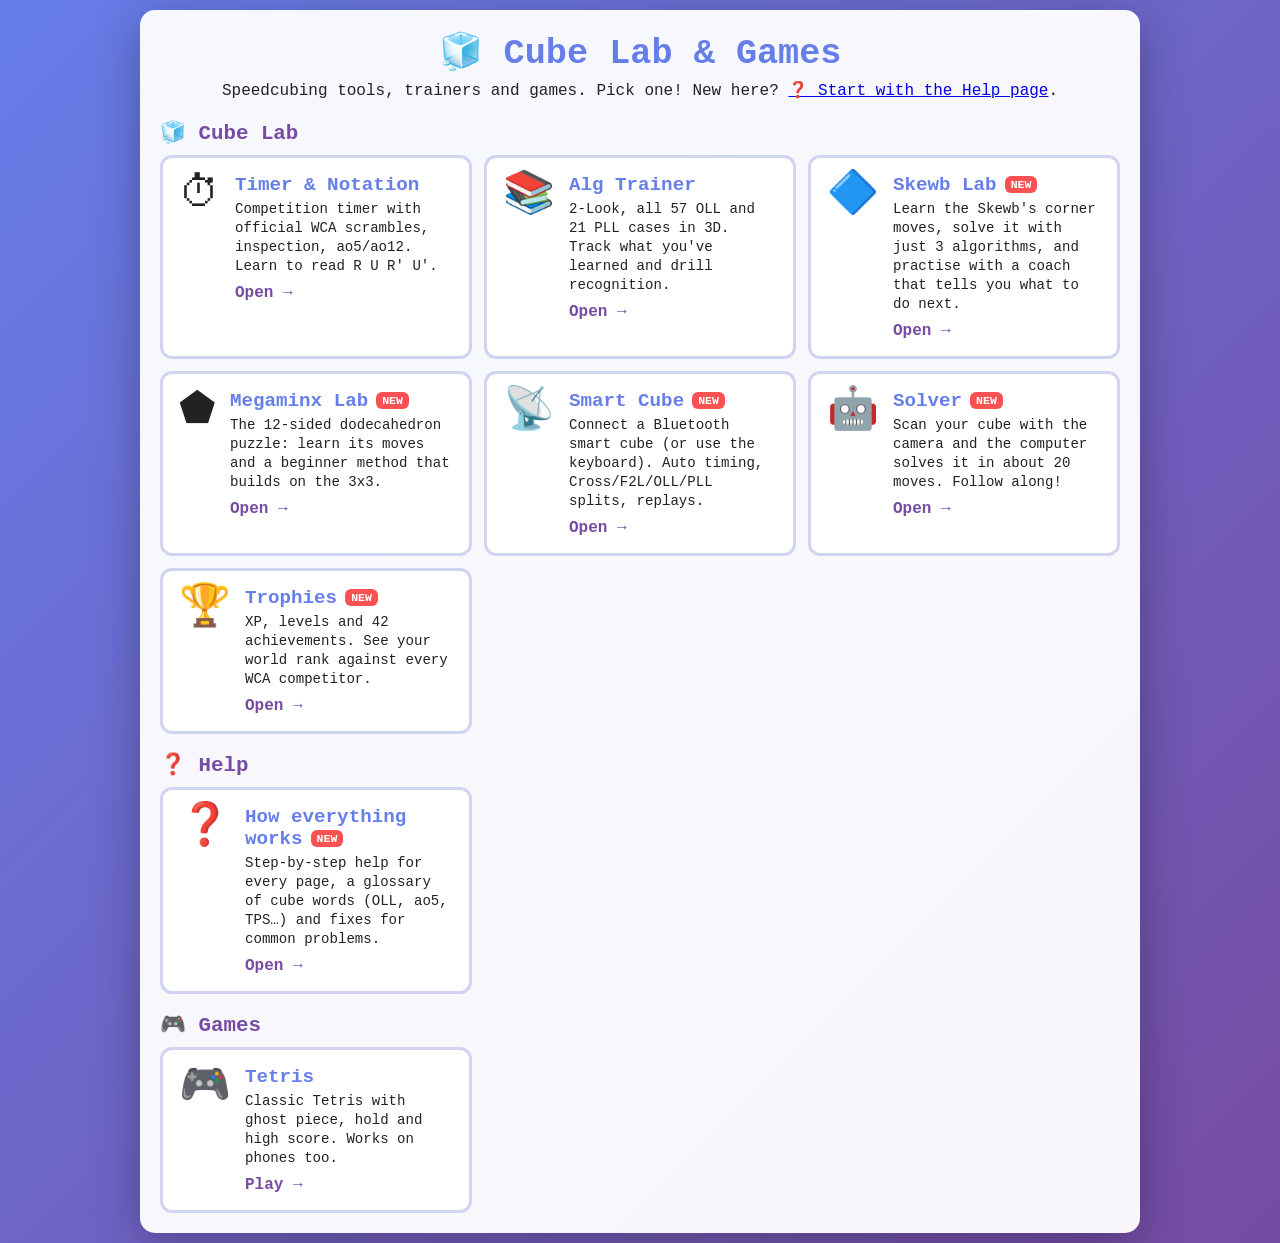
<file: index.html>
<!DOCTYPE html>
<html lang="en">
<head>
    <meta charset="UTF-8">
    <meta name="viewport" content="width=device-width, initial-scale=1.0">
    <title>Cube Lab & Games</title>
    <link rel="stylesheet" href="css/site.css">
    <style>
        .hero { text-align: center; margin-bottom: 20px; }
        .hero h1 { font-size: 2.2em; }
        .hero p { margin-top: 6px; }

        .level-chip {
            display: inline-block;
            margin-top: 10px;
            padding: 6px 14px;
            border-radius: 20px;
            background: #1e1e2e;
            color: #ffd43b;
            font-weight: bold;
            text-decoration: none;
        }

        .section-title {
            color: #764ba2;
            font-size: 1.3em;
            margin: 18px 0 10px;
        }

        .tiles {
            display: grid;
            grid-template-columns: repeat(auto-fill, minmax(260px, 1fr));
            gap: 12px;
        }

        a.tile {
            display: flex;
            gap: 14px;
            align-items: flex-start;
            padding: 16px;
            border-radius: 12px;
            border: 3px solid #d0d4f0;
            background: #fff;
            color: #222;
            text-decoration: none;
            transition: transform 0.1s, border-color 0.1s, box-shadow 0.1s;
        }

        a.tile:hover {
            transform: translateY(-3px);
            border-color: #764ba2;
            box-shadow: 0 8px 24px rgba(118, 75, 162, 0.25);
        }

        .tile .icon { font-size: 2.6em; line-height: 1; }
        .tile .name { font-size: 1.2em; font-weight: bold; color: #667eea; }
        .tile .desc { font-size: 0.88em; margin-top: 4px; line-height: 1.35; }
        .tile .go { margin-top: 8px; font-weight: bold; color: #764ba2; }

        .tile.new .name::after {
            content: "NEW";
            font-size: 0.6em;
            background: #fa5252;
            color: #fff;
            padding: 2px 6px;
            border-radius: 6px;
            margin-left: 8px;
            vertical-align: middle;
        }
    </style>
</head>
<body>
    <div class="page">
        <div class="hero">
            <h1>🧊 Cube Lab & Games</h1>
            <p>Speedcubing tools, trainers and games. Pick one! New here? <a href="help.html#start">❓ Start with the Help page</a>.</p>
            <a class="level-chip" id="levelChip" href="trophies.html" style="display:none"></a>
        </div>

        <h2 class="section-title">🧊 Cube Lab</h2>
        <div class="tiles">
            <a class="tile" href="rubiks.html">
                <div class="icon">⏱</div>
                <div>
                    <div class="name">Timer & Notation</div>
                    <div class="desc">Competition timer with official WCA scrambles, inspection, ao5/ao12. Learn to read R U R' U'.</div>
                    <div class="go">Open →</div>
                </div>
            </a>
            <a class="tile" href="algorithms.html">
                <div class="icon">📚</div>
                <div>
                    <div class="name">Alg Trainer</div>
                    <div class="desc">2-Look, all 57 OLL and 21 PLL cases in 3D. Track what you've learned and drill recognition.</div>
                    <div class="go">Open →</div>
                </div>
            </a>
            <a class="tile new" href="skewb.html">
                <div class="icon">🔷</div>
                <div>
                    <div class="name">Skewb Lab</div>
                    <div class="desc">Learn the Skewb's corner moves, solve it with just 3 algorithms, and practise with a coach that tells you what to do next.</div>
                    <div class="go">Open →</div>
                </div>
            </a>
            <a class="tile new" href="megaminx.html">
                <div class="icon">⬟</div>
                <div>
                    <div class="name">Megaminx Lab</div>
                    <div class="desc">The 12-sided dodecahedron puzzle: learn its moves and a beginner method that builds on the 3x3.</div>
                    <div class="go">Open →</div>
                </div>
            </a>
            <a class="tile new" href="smartcube.html">
                <div class="icon">📡</div>
                <div>
                    <div class="name">Smart Cube</div>
                    <div class="desc">Connect a Bluetooth smart cube (or use the keyboard). Auto timing, Cross/F2L/OLL/PLL splits, replays.</div>
                    <div class="go">Open →</div>
                </div>
            </a>
            <a class="tile new" href="solver.html">
                <div class="icon">🤖</div>
                <div>
                    <div class="name">Solver</div>
                    <div class="desc">Scan your cube with the camera and the computer solves it in about 20 moves. Follow along!</div>
                    <div class="go">Open →</div>
                </div>
            </a>
            <a class="tile new" href="trophies.html">
                <div class="icon">🏆</div>
                <div>
                    <div class="name">Trophies</div>
                    <div class="desc">XP, levels and 42 achievements. See your world rank against every WCA competitor.</div>
                    <div class="go">Open →</div>
                </div>
            </a>
        </div>

        <h2 class="section-title">❓ Help</h2>
        <div class="tiles">
            <a class="tile new" href="help.html">
                <div class="icon">❓</div>
                <div>
                    <div class="name">How everything works</div>
                    <div class="desc">Step-by-step help for every page, a glossary of cube words (OLL, ao5, TPS…) and fixes for common problems.</div>
                    <div class="go">Open →</div>
                </div>
            </a>
        </div>

        <h2 class="section-title">🎮 Games</h2>
        <div class="tiles">
            <a class="tile" href="tetris.html">
                <div class="icon">🎮</div>
                <div>
                    <div class="name">Tetris</div>
                    <div class="desc">Classic Tetris with ghost piece, hold and high score. Works on phones too.</div>
                    <div class="go">Play →</div>
                </div>
            </a>
        </div>
    </div>

    <script type="module">
        import { computeProfile } from "./js/progress.js";

        const { level, title, xp } = computeProfile();
        if (xp > 0) {
            const chip = document.getElementById("levelChip");
            chip.textContent = `⭐ Level ${level} · ${title} · ${xp} XP`;
            chip.style.display = "inline-block";
        }
    </script>
</body>
</html>
</file>
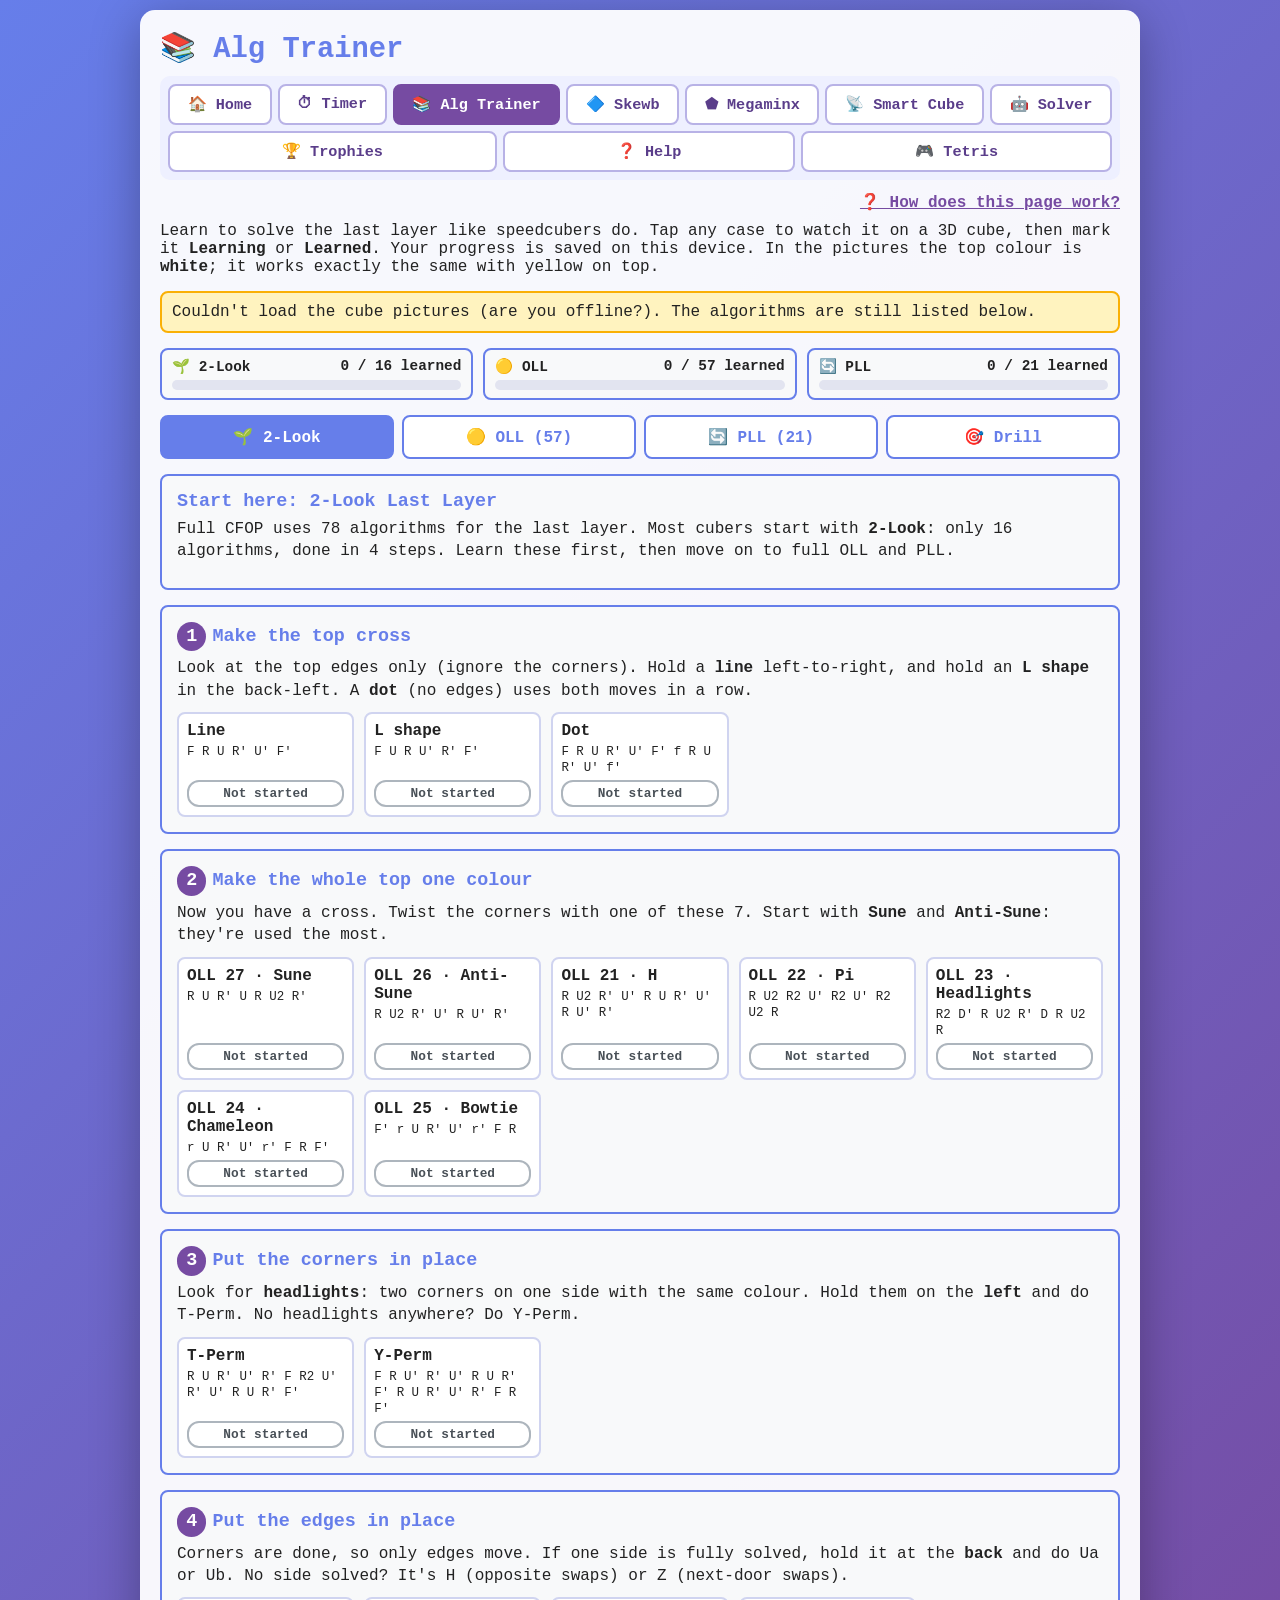
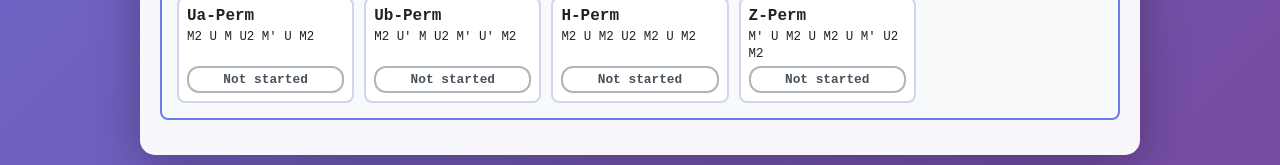
<file: algorithms.html>
<!DOCTYPE html>
<html lang="en">
<head>
    <meta charset="UTF-8">
    <meta name="viewport" content="width=device-width, initial-scale=1.0">
    <title>Alg Trainer</title>
    <style>
        * {
            margin: 0;
            padding: 0;
            box-sizing: border-box;
        }

        body {
            font-family: 'Courier New', monospace;
            background: linear-gradient(135deg, #667eea 0%, #764ba2 100%);
            min-height: 100vh;
            padding: 10px;
            color: #222;
        }

        .page {
            background: rgba(255, 255, 255, 0.95);
            border-radius: 15px;
            padding: 20px;
            box-shadow: 0 10px 50px rgba(0, 0, 0, 0.3);
            max-width: 1000px;
            margin: 0 auto;
        }

        header {
            display: flex;
            justify-content: space-between;
            align-items: center;
            flex-wrap: wrap;
            gap: 10px;
            margin-bottom: 10px;
        }

        h1 {
            color: #667eea;
            font-size: 1.8em;
        }

        h2 {
            color: #667eea;
            font-size: 1.15em;
            margin-bottom: 6px;
        }

        h3 {
            color: #764ba2;
            font-size: 1em;
            margin: 15px 0 8px;
        }

        .site-nav {
            display: flex;
            gap: 6px;
            flex-wrap: wrap;
        }

        .site-nav a {
            color: #764ba2;
            font-weight: bold;
            text-decoration: none;
            padding: 6px 10px;
            border-radius: 20px;
            border: 2px solid transparent;
        }

        .site-nav a:hover { border-color: #764ba2; }

        .site-nav a.current {
            background: #764ba2;
            color: #fff;
        }

        .intro { margin-bottom: 15px; }

        /* Progress bars */
        .progress {
            display: grid;
            grid-template-columns: repeat(3, 1fr);
            gap: 10px;
            margin-bottom: 15px;
        }

        @media (max-width: 600px) {
            .progress { grid-template-columns: 1fr; }
        }

        .prog {
            background: #f8f9fa;
            border: 2px solid #667eea;
            border-radius: 8px;
            padding: 8px 10px;
        }

        .prog .label {
            display: flex;
            justify-content: space-between;
            font-weight: bold;
            font-size: 0.9em;
        }

        .bar {
            height: 10px;
            background: #e2e4f0;
            border-radius: 5px;
            overflow: hidden;
            display: flex;
            margin-top: 5px;
        }

        .bar .learned { background: #2f9e44; }
        .bar .learning { background: #fab005; }

        /* Tabs */
        .tabs {
            display: grid;
            grid-template-columns: repeat(4, 1fr);
            gap: 8px;
            margin-bottom: 15px;
        }

        @media (max-width: 600px) {
            .tabs { grid-template-columns: 1fr 1fr; }
        }

        .tab {
            padding: 10px 4px;
            border: 2px solid #667eea;
            background: #fff;
            color: #667eea;
            border-radius: 8px;
            font-family: inherit;
            font-weight: bold;
            font-size: 1em;
            cursor: pointer;
        }

        .tab.active {
            background: #667eea;
            color: #fff;
        }

        .panel { display: none; }
        .panel.active { display: block; }

        .card {
            background: #f8f9fa;
            padding: 15px;
            border-radius: 8px;
            border: 2px solid #667eea;
            margin-bottom: 15px;
        }

        .step-num {
            display: inline-block;
            background: #764ba2;
            color: #fff;
            border-radius: 50%;
            width: 1.6em;
            height: 1.6em;
            text-align: center;
            line-height: 1.6em;
            margin-right: 6px;
        }

        .tip { margin-bottom: 10px; line-height: 1.4; }

        .row {
            display: flex;
            gap: 10px;
            flex-wrap: wrap;
            align-items: center;
        }

        button, select {
            font-family: inherit;
            font-size: 0.95em;
            padding: 8px 12px;
            border-radius: 6px;
            border: 2px solid #667eea;
            background: #fff;
            color: #667eea;
            font-weight: bold;
            cursor: pointer;
        }

        button:hover { background: #eef0ff; }

        button.primary {
            background: #667eea;
            color: #fff;
        }

        label { font-weight: bold; }

        /* Case cards */
        .grid {
            display: grid;
            grid-template-columns: repeat(auto-fill, minmax(150px, 1fr));
            gap: 10px;
        }

        .case {
            background: #fff;
            border: 2px solid #d0d4f0;
            border-radius: 8px;
            padding: 8px;
            cursor: pointer;
            display: flex;
            flex-direction: column;
            gap: 4px;
        }

        .case:hover { border-color: #667eea; }
        .case[data-status="1"] { border-color: #fab005; }
        .case[data-status="2"] { border-color: #2f9e44; }

        .case .name { font-weight: bold; }

        .case twisty-player {
            width: 100%;
            height: 120px;
        }

        .case .alg {
            font-size: 0.78em;
            line-height: 1.3;
            flex: 1;
        }

        .badge {
            font-size: 0.8em;
            padding: 4px 6px;
            border-radius: 12px;
            border: 2px solid #adb5bd;
            color: #495057;
            background: #fff;
        }

        .badge[data-status="1"] { border-color: #fab005; background: #fff3bf; color: #7a5b00; }
        .badge[data-status="2"] { border-color: #2f9e44; background: #d3f9d8; color: #1b5e20; }

        /* Dialog */
        dialog {
            border: none;
            border-radius: 12px;
            padding: 20px;
            width: min(520px, calc(100vw - 20px));
            margin: auto;
            box-shadow: 0 10px 50px rgba(0, 0, 0, 0.4);
        }

        dialog::backdrop { background: rgba(30, 30, 46, 0.6); }

        dialog twisty-player {
            width: 100%;
            height: 280px;
        }

        .big-alg {
            font-size: 1.2em;
            font-weight: bold;
            margin: 10px 0;
            word-spacing: 0.25em;
            line-height: 1.5;
        }

        .setup { font-size: 0.85em; margin-bottom: 10px; }

        .status-choice { display: flex; gap: 6px; flex-wrap: wrap; }
        .status-choice button.on { background: #764ba2; border-color: #764ba2; color: #fff; }

        .dialog-head {
            display: flex;
            justify-content: space-between;
            align-items: center;
        }

        /* Drill */
        .drill-cube twisty-player {
            width: 100%;
            height: 300px;
        }

        .answer {
            display: none;
            margin-top: 10px;
        }

        .score { font-weight: bold; }

        .note { font-size: 0.85em; opacity: 0.75; margin-top: 8px; }

        .warn {
            display: none;
            background: #fff3bf;
            border: 2px solid #fab005;
            border-radius: 8px;
            padding: 10px;
            margin-bottom: 15px;
        }
    </style>
</head>
<body>
    <div class="page">
        <header>
            <h1>📚 Alg Trainer</h1>
            <nav class="site-nav" data-current="algorithms.html"></nav>
        </header>

        <p class="intro">
            Learn to solve the last layer like speedcubers do. Tap any case to watch it on a 3D cube,
            then mark it <b>Learning</b> or <b>Learned</b>. Your progress is saved on this device.
            In the pictures the top colour is <b>white</b>; it works exactly the same with yellow on top.
        </p>

        <div class="warn" id="loadWarn">
            Couldn't load the cube pictures (are you offline?). The algorithms are still listed below.
        </div>

        <div class="progress" id="progress"></div>

        <div class="tabs">
            <button class="tab active" data-tab="twolook">🌱 2-Look</button>
            <button class="tab" data-tab="oll">🟡 OLL (57)</button>
            <button class="tab" data-tab="pll">🔄 PLL (21)</button>
            <button class="tab" data-tab="drill">🎯 Drill</button>
        </div>

        <!-- ============ 2-LOOK ============ -->
        <section class="panel active" id="panel-twolook">
            <div class="card">
                <h2>Start here: 2-Look Last Layer</h2>
                <p class="tip">
                    Full CFOP uses 78 algorithms for the last layer. Most cubers start with <b>2-Look</b>:
                    only 16 algorithms, done in 4 steps. Learn these first, then move on to full OLL and PLL.
                </p>
            </div>
            <div id="twolookSteps"></div>
        </section>

        <!-- ============ OLL ============ -->
        <section class="panel" id="panel-oll">
            <div class="card">
                <h2>OLL: Orient the Last Layer</h2>
                <p class="tip">
                    One algorithm makes the whole top face one colour. The cases are grouped by the
                    shape the top colour makes, which is how you recognise them.
                </p>
                <div class="row">
                    <label for="ollFilter">Show</label>
                    <select id="ollFilter" class="filter" data-set="oll">
                        <option value="all">All cases</option>
                        <option value="0">Not started</option>
                        <option value="1">Learning</option>
                        <option value="2">Learned</option>
                    </select>
                </div>
            </div>
            <div id="ollGroups"></div>
        </section>

        <!-- ============ PLL ============ -->
        <section class="panel" id="panel-pll">
            <div class="card">
                <h2>PLL: Permute the Last Layer</h2>
                <p class="tip">
                    The top is already one colour; one algorithm moves every piece to the right spot.
                    Look at the sides of the top layer to recognise the case, for example "headlights",
                    which are two matching corners on one side.
                </p>
                <div class="row">
                    <label for="pllFilter">Show</label>
                    <select id="pllFilter" class="filter" data-set="pll">
                        <option value="all">All cases</option>
                        <option value="0">Not started</option>
                        <option value="1">Learning</option>
                        <option value="2">Learned</option>
                    </select>
                </div>
            </div>
            <div id="pllGroups"></div>
        </section>

        <!-- ============ DRILL ============ -->
        <section class="panel" id="panel-drill">
            <div class="card">
                <h2>Drill: can you recognise it?</h2>
                <p class="tip">
                    You'll see a random case. Work out which one it is (and do it on your real cube if you like),
                    then reveal the answer.
                </p>
                <div class="row">
                    <label for="drillPool">Practise</label>
                    <select id="drillPool">
                        <option value="learning">Cases I'm learning</option>
                        <option value="known">Learning + learned</option>
                        <option value="twolook">2-Look set</option>
                        <option value="oll">All OLL</option>
                        <option value="pll">All PLL</option>
                    </select>
                    <span class="score">Score: <span id="drillScore">0 / 0</span></span>
                </div>
            </div>
            <div class="card drill-cube">
                <div id="drillEmpty" class="tip" style="display:none"></div>
                <div id="drillArea">
                    <twisty-player id="drillPlayer" puzzle="3x3x3" control-panel="none" background="none"></twisty-player>
                    <p class="setup" id="drillSetup"></p>
                    <div class="row">
                        <button class="primary" id="drillReveal">Show answer</button>
                        <button id="drillSkip">Skip</button>
                    </div>
                    <div class="answer" id="drillAnswer">
                        <h2 id="drillName"></h2>
                        <div class="big-alg" id="drillAlg"></div>
                        <p class="note">Moves in (brackets) just turn the top layer to line the case up.</p>
                        <div class="row">
                            <button id="drillGot">✅ I knew it</button>
                            <button id="drillMissed">❌ Not yet</button>
                            <button id="drillReplay">Replay</button>
                        </div>
                    </div>
                </div>
            </div>
        </section>
    </div>

    <dialog id="caseDialog">
        <div class="dialog-head">
            <h2 id="dlgName"></h2>
            <button id="dlgClose" aria-label="Close">✕</button>
        </div>
        <p id="dlgGroup" class="note" style="margin-top:0"></p>
        <twisty-player id="dlgPlayer" puzzle="3x3x3" background="none"
            experimental-setup-anchor="end"></twisty-player>
        <div class="big-alg" id="dlgAlg"></div>
        <p class="setup" id="dlgSetup"></p>
        <div class="status-choice" id="dlgStatus"></div>
    </dialog>

    <script type="module">
        import "./js/nav.js";
        import { checkAchievements } from "./js/progress.js";
        import { OLL_GROUPS, OLL_ALGS, OLL_NICKNAMES, PLL_GROUPS, PLL_ALGS } from "./js/cube-algs.js";

        // Every case, keyed by id. Status is shared wherever a case appears (e.g. T-Perm in 2-Look and PLL).
        const CASES = {};
        for (const [group, nums] of OLL_GROUPS) {
            for (const n of nums) {
                CASES["oll-" + n] = {
                    id: "oll-" + n,
                    set: "oll",
                    name: `OLL ${n}` + (OLL_NICKNAMES[n] ? ` · ${OLL_NICKNAMES[n]}` : ""),
                    group,
                    alg: OLL_ALGS[n],
                    stickering: "OLL",
                };
            }
        }
        for (const [group, names] of PLL_GROUPS) {
            for (const n of names) {
                CASES["pll-" + n] = {
                    id: "pll-" + n,
                    set: "pll",
                    name: `${n}-Perm`,
                    group,
                    alg: PLL_ALGS[n],
                    stickering: "PLL",
                };
            }
        }
        // 2-Look OLL step 1: make the cross (edges only).
        const EO_CASES = [
            ["eo-line", "Line", "F R U R' U' F'"],
            ["eo-l", "L shape", "F U R U' R' F'"],
            ["eo-dot", "Dot", "F R U R' U' F' f R U R' U' f'"],
        ];
        for (const [id, name, alg] of EO_CASES) {
            CASES[id] = { id, set: "twolook", name, group: "2-Look OLL: cross", alg, stickering: "EOLL" };
        }

        const TWO_LOOK_STEPS = [
            {
                title: "Make the top cross",
                tip: "Look at the top edges only (ignore the corners). Hold a <b>line</b> left-to-right, " +
                    "and hold an <b>L shape</b> in the back-left. A <b>dot</b> (no edges) uses both moves in a row.",
                ids: ["eo-line", "eo-l", "eo-dot"],
                stickering: "EOLL",
            },
            {
                title: "Make the whole top one colour",
                tip: "Now you have a cross. Twist the corners with one of these 7. Start with " +
                    "<b>Sune</b> and <b>Anti-Sune</b>: they're used the most.",
                ids: [27, 26, 21, 22, 23, 24, 25].map((n) => "oll-" + n),
                stickering: "OCLL",
            },
            {
                title: "Put the corners in place",
                tip: "Look for <b>headlights</b>: two corners on one side with the same colour. " +
                    "Hold them on the <b>left</b> and do T-Perm. No headlights anywhere? Do Y-Perm.",
                ids: ["pll-T", "pll-Y"],
                stickering: "PLL",
            },
            {
                title: "Put the edges in place",
                tip: "Corners are done, so only edges move. If one side is fully solved, hold it at the " +
                    "<b>back</b> and do Ua or Ub. No side solved? It's H (opposite swaps) or Z (next-door swaps).",
                ids: ["pll-Ua", "pll-Ub", "pll-H", "pll-Z"],
                stickering: "PLL",
            },
        ];
        const TWO_LOOK_IDS = TWO_LOOK_STEPS.flatMap((s) => s.ids);

        // ---------- Status (0 = not started, 1 = learning, 2 = learned) ----------
        const STATUS_KEY = "cubeLabAlgStatus";
        const STATUS_LABELS = ["Not started", "Learning", "Learned ✓"];
        let status = {};
        try {
            status = JSON.parse(localStorage.getItem(STATUS_KEY)) || {};
        } catch {
            status = {};
        }

        const getStatus = (id) => status[id] || 0;

        function setStatus(id, value) {
            status[id] = value;
            try {
                localStorage.setItem(STATUS_KEY, JSON.stringify(status));
            } catch {
                // Storage unavailable - progress just won't persist.
            }
            document.querySelectorAll(`[data-id="${id}"]`).forEach((el) => {
                el.dataset.status = value;
                const badge = el.querySelector(".badge");
                if (badge) {
                    badge.dataset.status = value;
                    badge.textContent = STATUS_LABELS[value];
                }
            });
            renderProgress();
            applyFilters();
            checkAchievements();
        }

        // ---------- Load cubing.js ----------
        const $ = (id) => document.getElementById(id);
        let Alg = null;
        try {
            const [algMod] = await Promise.all([
                import("https://cdn.cubing.net/v0/js/cubing/alg"),
                import("https://cdn.cubing.net/v0/js/cubing/twisty"), // registers <twisty-player>
            ]);
            Alg = algMod.Alg;
        } catch (err) {
            console.error("cubing.js failed to load", err);
            $("loadWarn").style.display = "block";
        }

        const invert = (alg) => Alg.fromString(alg).invert().toString();

        // Merge neighbouring U turns, e.g. "U U2" -> "U'".
        function tidy(alg) {
            try {
                return Alg.fromString(alg).experimentalSimplify({
                    cancel: { directional: "any-direction", puzzleSpecificModWrap: "canonical-centered" },
                    puzzleSpecificSimplifyOptions: { quantumMoveOrder: () => 4 },
                }).toString();
            } catch {
                return alg.trim();
            }
        }

        // ---------- Progress bars ----------
        const PROGRESS_SETS = [
            ["🌱 2-Look", TWO_LOOK_IDS],
            ["🟡 OLL", Object.keys(CASES).filter((id) => CASES[id].set === "oll")],
            ["🔄 PLL", Object.keys(CASES).filter((id) => CASES[id].set === "pll")],
        ];

        function renderProgress() {
            const box = $("progress");
            box.innerHTML = "";
            for (const [label, ids] of PROGRESS_SETS) {
                const learned = ids.filter((id) => getStatus(id) === 2).length;
                const learning = ids.filter((id) => getStatus(id) === 1).length;
                const el = document.createElement("div");
                el.className = "prog";
                el.innerHTML = `
                    <div class="label"><span>${label}</span><span>${learned} / ${ids.length} learned</span></div>
                    <div class="bar">
                        <div class="learned" style="width:${(learned / ids.length) * 100}%"></div>
                        <div class="learning" style="width:${(learning / ids.length) * 100}%"></div>
                    </div>`;
                el.title = `${learning} learning`;
                box.append(el);
            }
        }

        // ---------- Case cards ----------
        function makePreview(c, stickering) {
            const player = document.createElement("twisty-player");
            player.setAttribute("puzzle", "3x3x3");
            player.setAttribute("visualization", "experimental-2D-LL");
            player.setAttribute("experimental-stickering", stickering || c.stickering);
            player.setAttribute("experimental-setup-anchor", "end");
            player.setAttribute("control-panel", "none");
            player.setAttribute("background", "none");
            player.setAttribute("alg", c.alg);
            return player;
        }

        function makeCard(id, stickering) {
            const c = CASES[id];
            const card = document.createElement("div");
            card.className = "case";
            card.dataset.id = id;
            card.dataset.status = getStatus(id);

            const name = document.createElement("div");
            name.className = "name";
            name.textContent = c.name;
            card.append(name);

            if (Alg) card.append(makePreview(c, stickering));

            const alg = document.createElement("div");
            alg.className = "alg";
            alg.textContent = c.alg;
            card.append(alg);

            const badge = document.createElement("button");
            badge.className = "badge";
            badge.dataset.status = getStatus(id);
            badge.textContent = STATUS_LABELS[getStatus(id)];
            badge.title = "Tap to change";
            badge.addEventListener("click", (e) => {
                e.stopPropagation();
                setStatus(id, (getStatus(id) + 1) % 3);
            });
            card.append(badge);

            card.addEventListener("click", () => openCase(id, stickering));
            return card;
        }

        function renderTwoLook() {
            const box = $("twolookSteps");
            TWO_LOOK_STEPS.forEach((step, i) => {
                const section = document.createElement("div");
                section.className = "card";
                section.innerHTML = `<h2><span class="step-num">${i + 1}</span>${step.title}</h2>
                    <p class="tip">${step.tip}</p>`;
                const grid = document.createElement("div");
                grid.className = "grid";
                for (const id of step.ids) grid.append(makeCard(id, step.stickering));
                section.append(grid);
                box.append(section);
            });
        }

        function renderGroups(set, groups, boxId) {
            const box = $(boxId);
            for (const [group, keys] of groups) {
                const section = document.createElement("div");
                section.className = "group";
                const h = document.createElement("h3");
                h.textContent = `${group} (${keys.length})`;
                const grid = document.createElement("div");
                grid.className = "grid";
                for (const key of keys) grid.append(makeCard(`${set}-${key}`));
                section.append(h, grid);
                box.append(section);
            }
        }

        function applyFilters() {
            document.querySelectorAll(".filter").forEach((select) => {
                const panel = $("panel-" + select.dataset.set);
                panel.querySelectorAll(".case").forEach((card) => {
                    card.style.display = select.value === "all" || card.dataset.status === select.value ? "" : "none";
                });
                panel.querySelectorAll(".group").forEach((group) => {
                    const visible = [...group.querySelectorAll(".case")].some((c) => c.style.display !== "none");
                    group.style.display = visible ? "" : "none";
                });
            });
        }

        document.querySelectorAll(".filter").forEach((s) => s.addEventListener("change", applyFilters));

        // ---------- Case dialog ----------
        const dialog = $("caseDialog");
        const dlgPlayer = $("dlgPlayer");
        let dlgId = null;

        function openCase(id, stickering) {
            const c = CASES[id];
            dlgId = id;
            $("dlgName").textContent = c.name;
            $("dlgGroup").textContent = c.group;
            $("dlgAlg").textContent = c.alg;
            $("dlgSetup").textContent = Alg
                ? `Set it up on a real cube: start solved, then do ${tidy(invert(c.alg))}`
                : "";
            if (Alg) {
                dlgPlayer.experimentalStickering = stickering || c.stickering;
                dlgPlayer.alg = c.alg;
                dlgPlayer.jumpToStart();
            }
            renderDialogStatus();
            dialog.showModal();
            if (Alg) setTimeout(() => dlgPlayer.play(), 500);
        }

        function renderDialogStatus() {
            const box = $("dlgStatus");
            box.innerHTML = "";
            STATUS_LABELS.forEach((label, value) => {
                const btn = document.createElement("button");
                btn.textContent = label;
                btn.classList.toggle("on", getStatus(dlgId) === value);
                btn.addEventListener("click", () => {
                    setStatus(dlgId, value);
                    renderDialogStatus();
                });
                box.append(btn);
            });
        }

        $("dlgClose").addEventListener("click", () => dialog.close());
        dialog.addEventListener("click", (e) => {
            if (e.target === dialog) dialog.close(); // click on the backdrop
        });
        dialog.addEventListener("close", () => {
            if (Alg) dlgPlayer.pause();
        });

        // ---------- Drill ----------
        const drillPlayer = $("drillPlayer");
        const AUFS = ["", "U", "U2", "U'"];
        let drill = null;
        let drillRight = 0;
        let drillTotal = 0;

        function drillPool() {
            const pool = $("drillPool").value;
            const all = Object.keys(CASES).filter((id) => CASES[id].set !== "twolook");
            if (pool === "learning") return [...all, ...TWO_LOOK_IDS].filter((id) => getStatus(id) === 1);
            if (pool === "known") return [...all, ...TWO_LOOK_IDS].filter((id) => getStatus(id) > 0);
            if (pool === "twolook") return TWO_LOOK_IDS;
            return all.filter((id) => CASES[id].set === pool);
        }

        function nextDrill() {
            const pool = [...new Set(drillPool())];
            $("drillAnswer").style.display = "none";
            $("drillReveal").style.display = "";
            if (!Alg || pool.length === 0) {
                $("drillArea").style.display = "none";
                $("drillEmpty").style.display = "block";
                $("drillEmpty").textContent = !Alg
                    ? "The drill needs the cube pictures, which couldn't load."
                    : "Nothing here yet! Mark some cases as Learning (tap the badge on a card), " +
                      "or pick a different set above.";
                return;
            }
            $("drillArea").style.display = "";
            $("drillEmpty").style.display = "none";

            let id = pool[Math.floor(Math.random() * pool.length)];
            if (pool.length > 1 && drill && id === drill.id) {
                id = pool[(pool.indexOf(id) + 1) % pool.length]; // avoid the same case twice in a row
            }
            const c = CASES[id];
            // Random U turns before and after, so the case shows up from any angle.
            const pre = AUFS[Math.floor(Math.random() * 4)];
            const post = AUFS[Math.floor(Math.random() * 4)];
            const setup = tidy(`${pre} ${invert(c.alg)} ${post}`);
            const solution = { before: post ? tidy(invert(post)) : "", after: pre ? tidy(invert(pre)) : "" };
            drill = { id, setup, solution };

            const stickering = TWO_LOOK_IDS.includes(id) && $("drillPool").value === "twolook"
                ? TWO_LOOK_STEPS.find((s) => s.ids.includes(id)).stickering
                : c.stickering;
            drillPlayer.experimentalStickering = stickering;
            drillPlayer.experimentalSetupAlg = setup;
            drillPlayer.alg = "";
            $("drillSetup").textContent = `Real cube? Start solved, then do: ${setup}`;
        }

        function revealDrill() {
            const c = CASES[drill.id];
            const { before, after } = drill.solution;
            $("drillName").textContent = c.name;
            let text = c.alg;
            if (before) text = `(${before}) ${text}`;
            if (after) text = `${text} (${after})`;
            $("drillAlg").textContent = text;
            $("drillAnswer").style.display = "block";
            $("drillReveal").style.display = "none";
            drillPlayer.alg = `${before} ${c.alg} ${after}`.trim();
            drillPlayer.jumpToStart();
            setTimeout(() => drillPlayer.play(), 300);
        }

        function scoreDrill(knewIt) {
            drillTotal++;
            if (knewIt) drillRight++;
            $("drillScore").textContent = `${drillRight} / ${drillTotal}`;
            nextDrill();
        }

        $("drillReveal").addEventListener("click", revealDrill);
        $("drillSkip").addEventListener("click", nextDrill);
        $("drillGot").addEventListener("click", () => scoreDrill(true));
        $("drillMissed").addEventListener("click", () => scoreDrill(false));
        $("drillReplay").addEventListener("click", () => {
            drillPlayer.jumpToStart();
            setTimeout(() => drillPlayer.play(), 300);
        });
        $("drillPool").addEventListener("change", nextDrill);

        // ---------- Tabs ----------
        document.querySelectorAll(".tab").forEach((tab) => {
            tab.addEventListener("click", () => {
                document.querySelectorAll(".tab").forEach((t) => t.classList.toggle("active", t === tab));
                document.querySelectorAll(".panel").forEach((p) =>
                    p.classList.toggle("active", p.id === "panel-" + tab.dataset.tab));
                if (tab.dataset.tab === "drill") nextDrill();
            });
        });

        // ---------- Start ----------
        checkAchievements();
        renderProgress();
        renderTwoLook();
        renderGroups("oll", OLL_GROUPS, "ollGroups");
        renderGroups("pll", PLL_GROUPS, "pllGroups");
    </script>
</body>
</html>
</file>
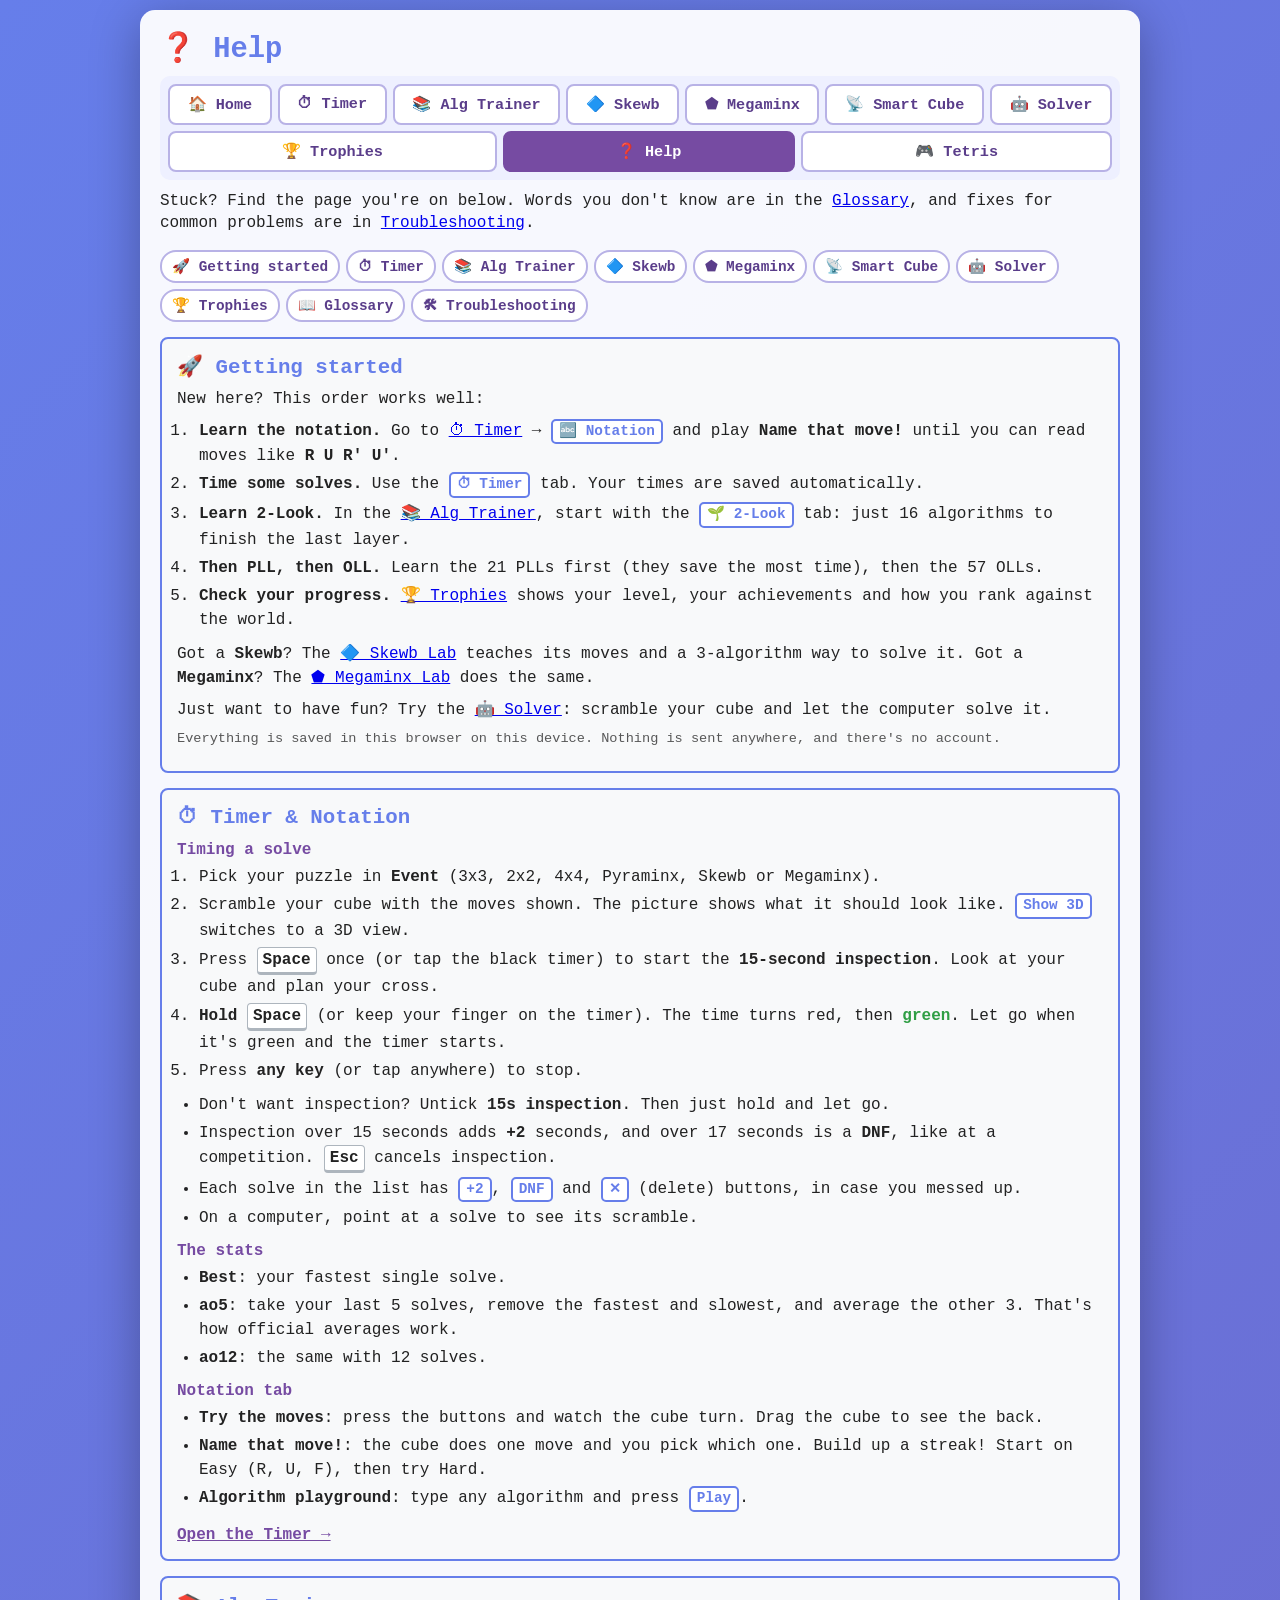
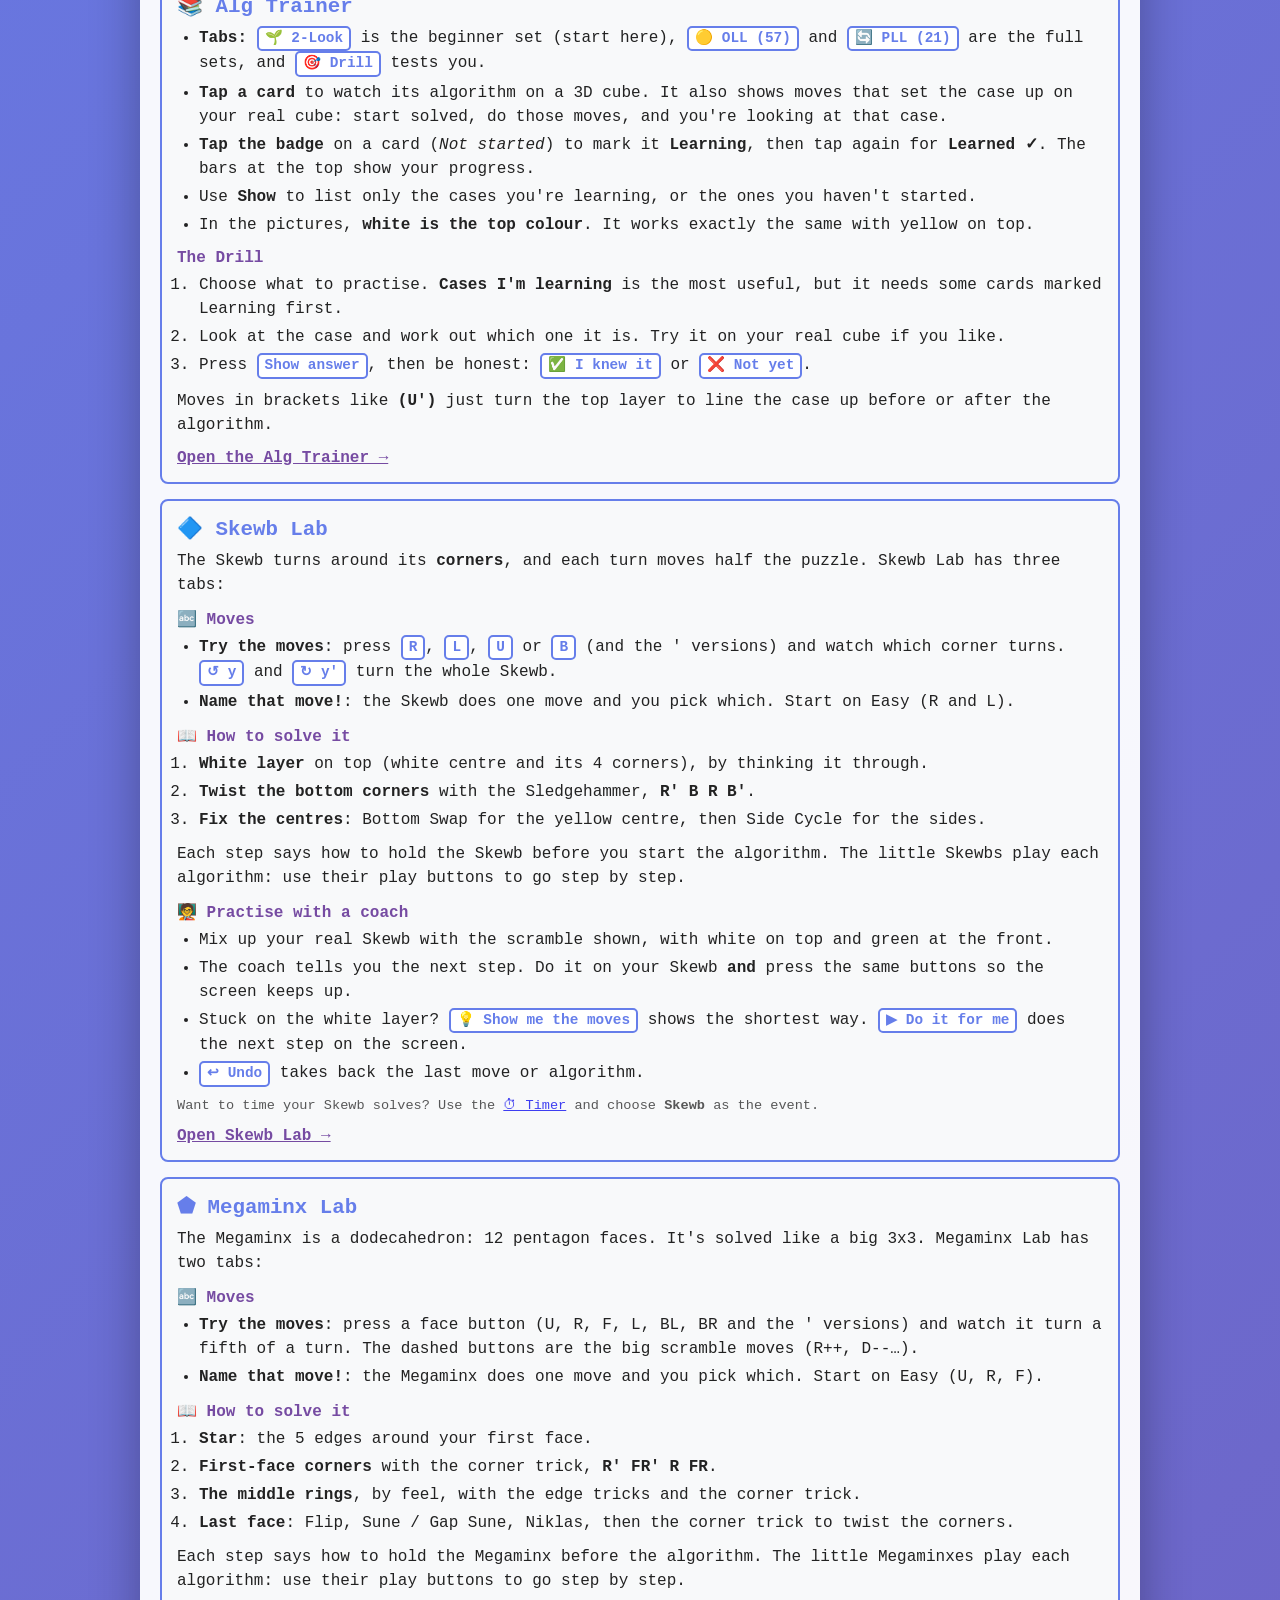
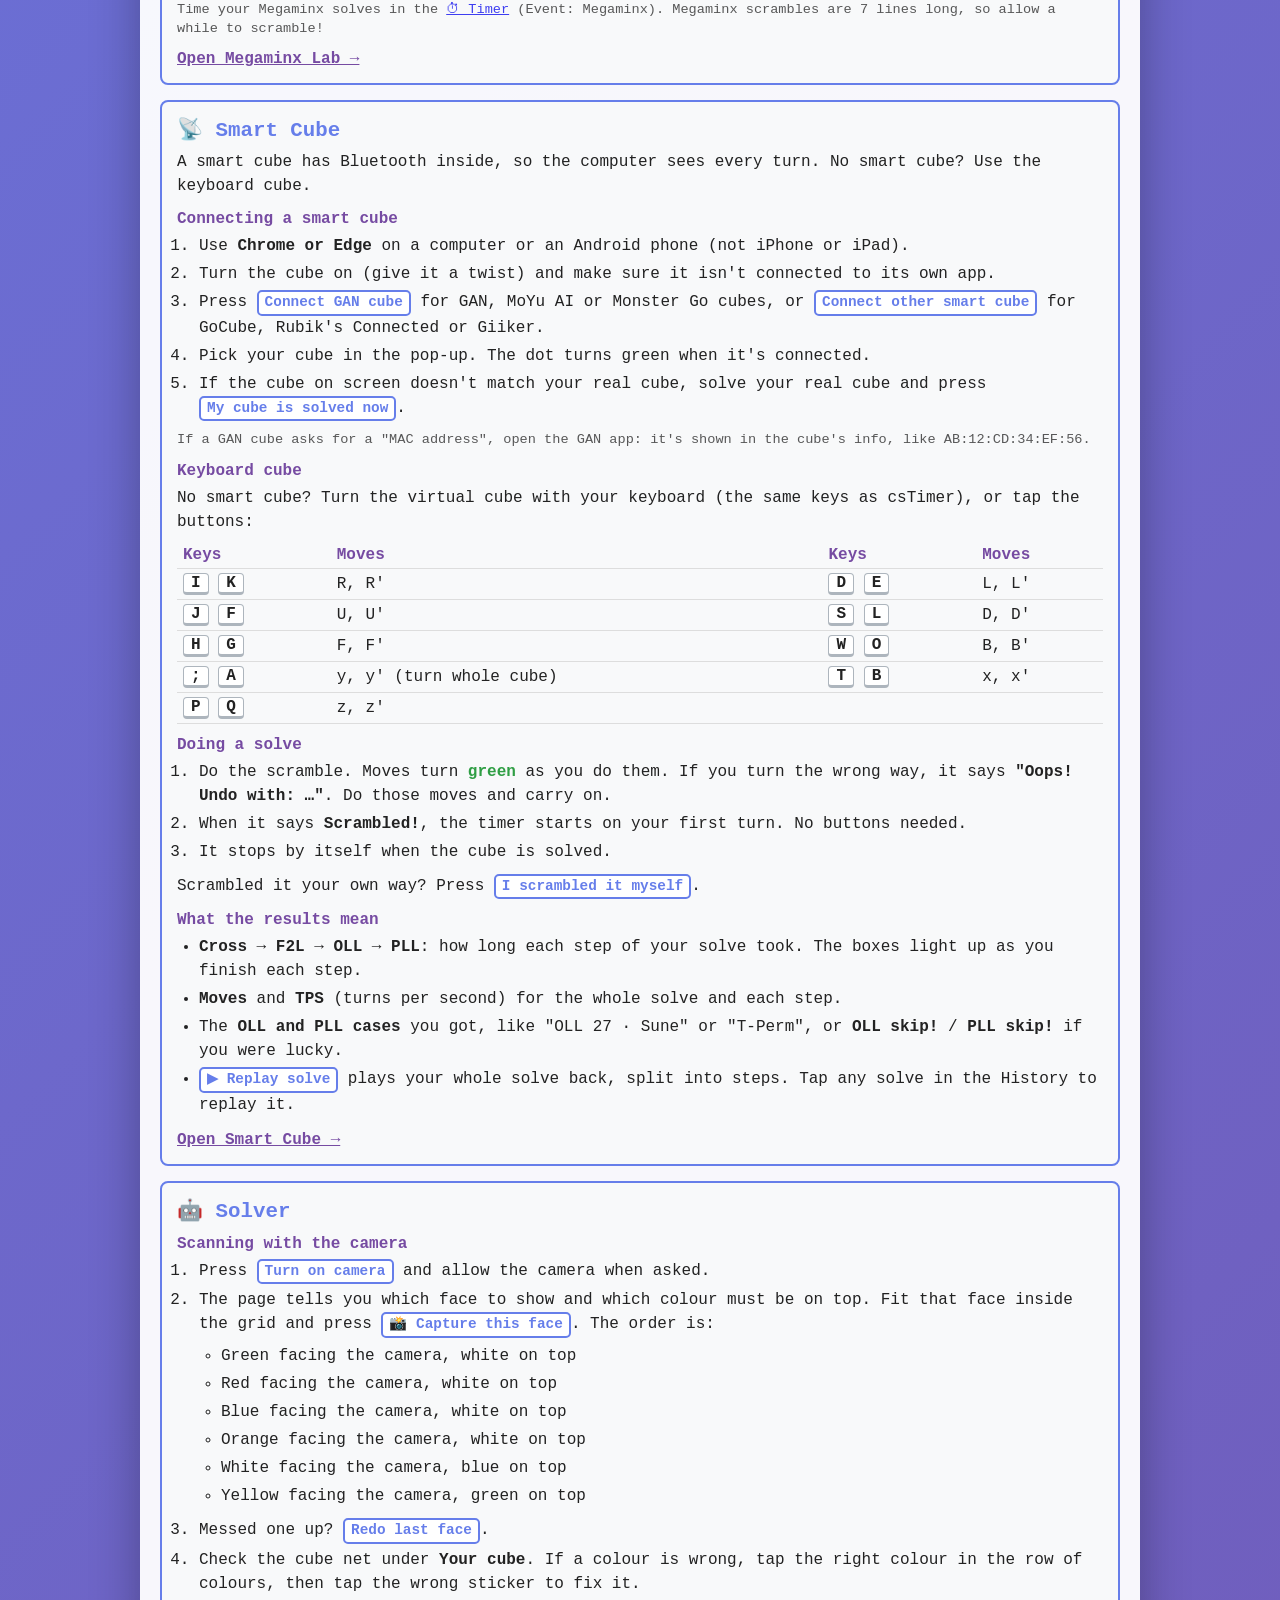
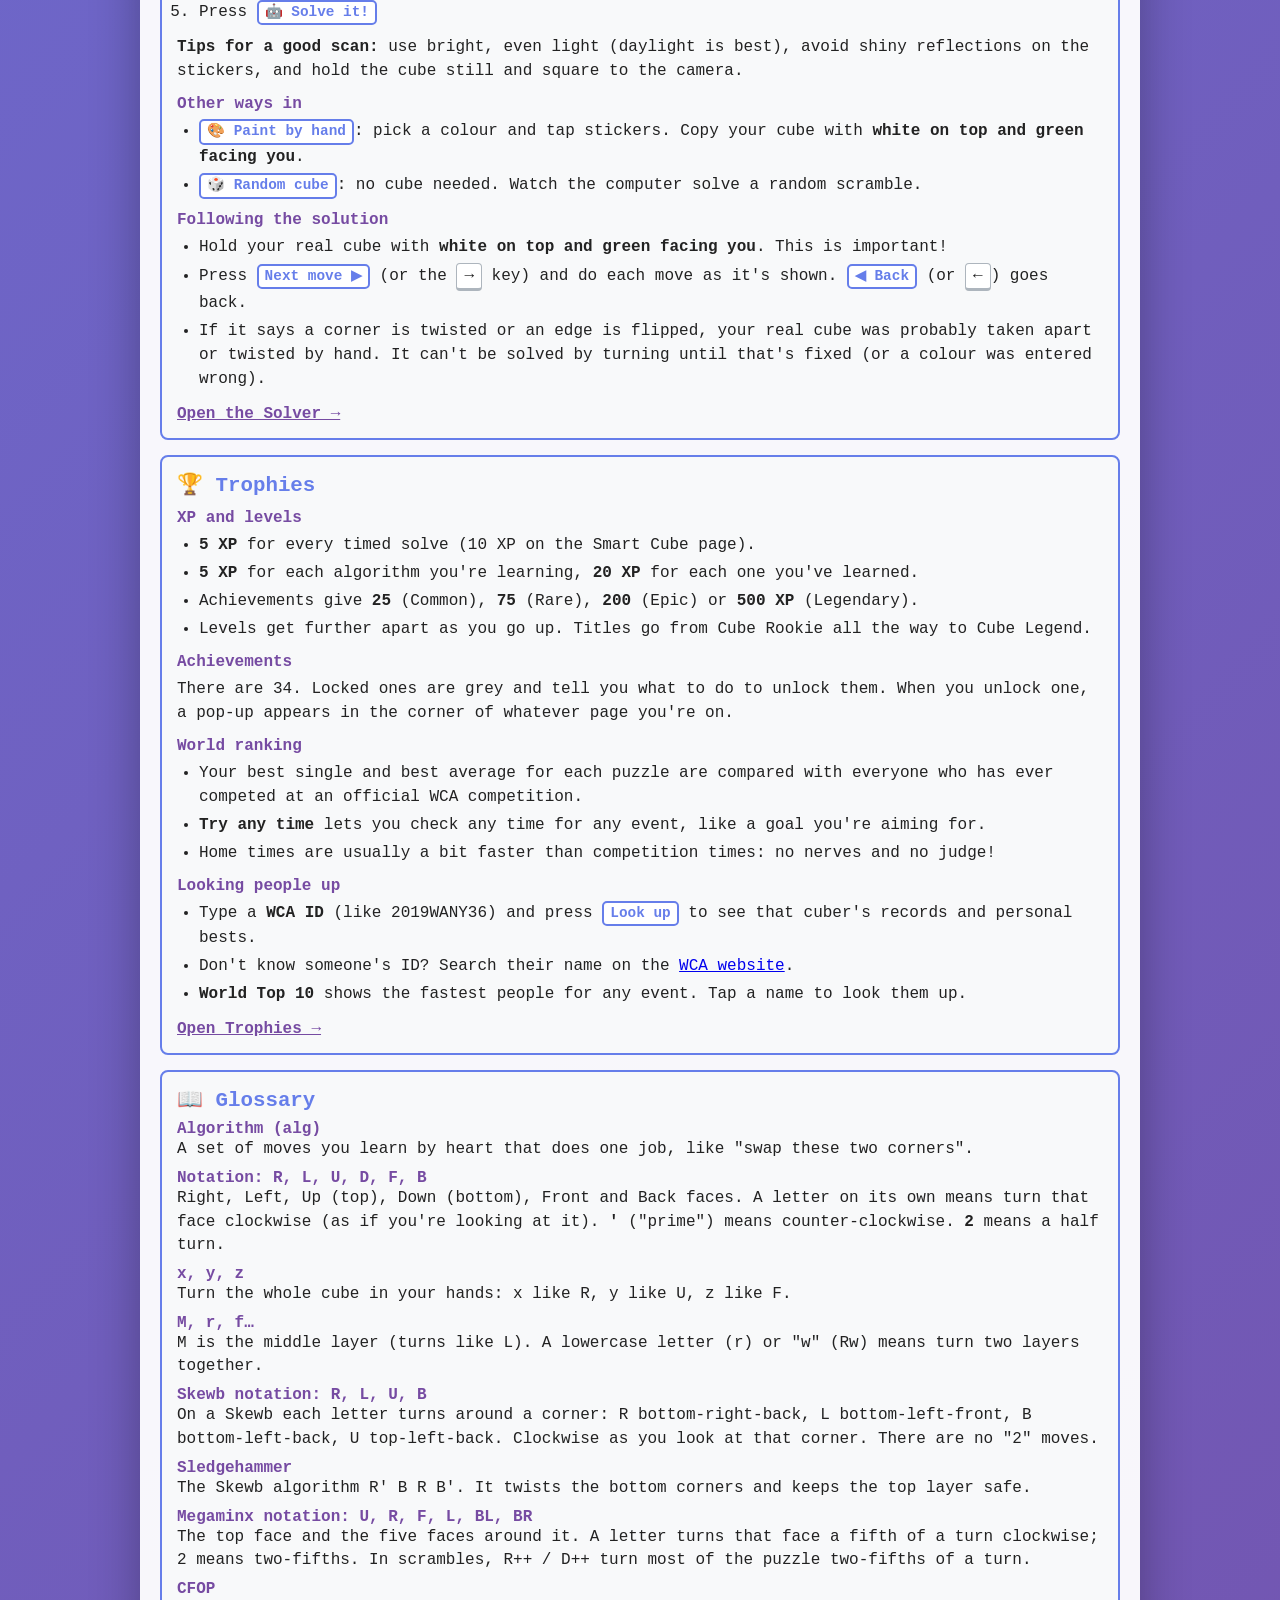
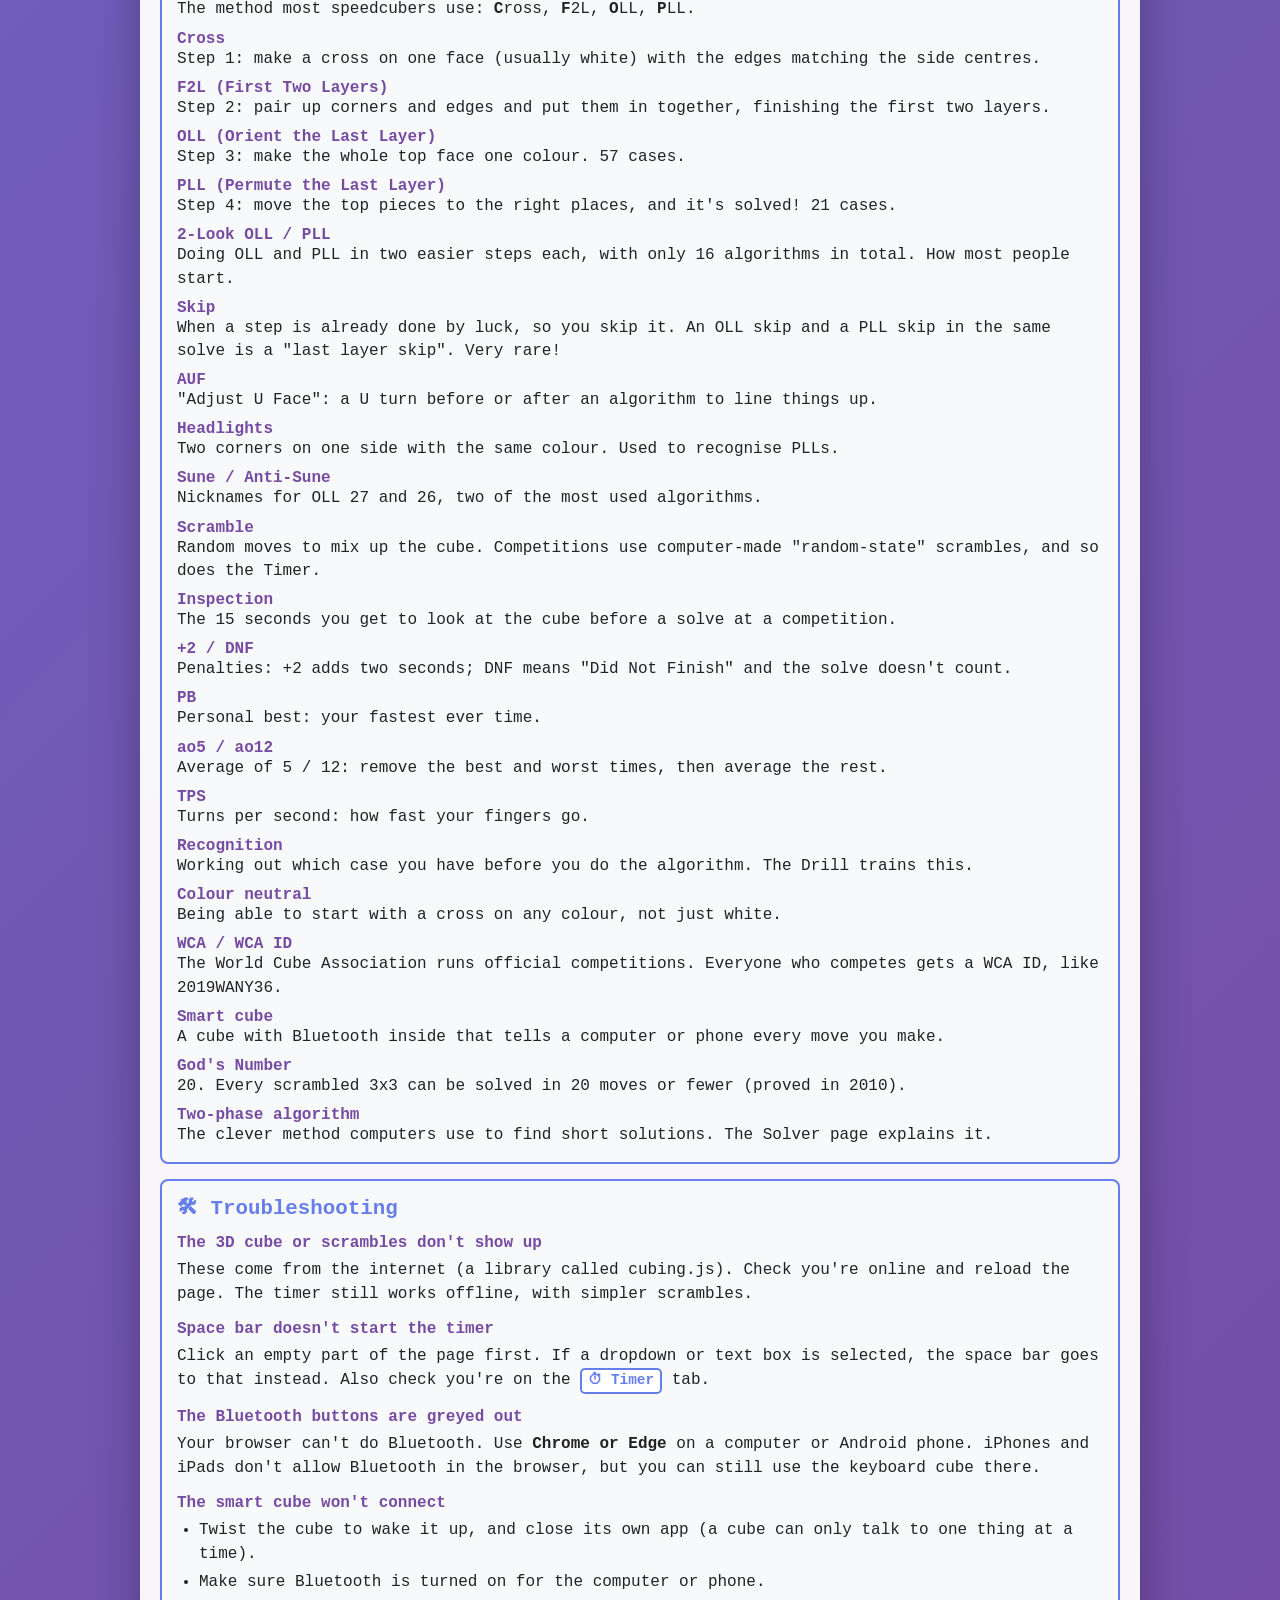
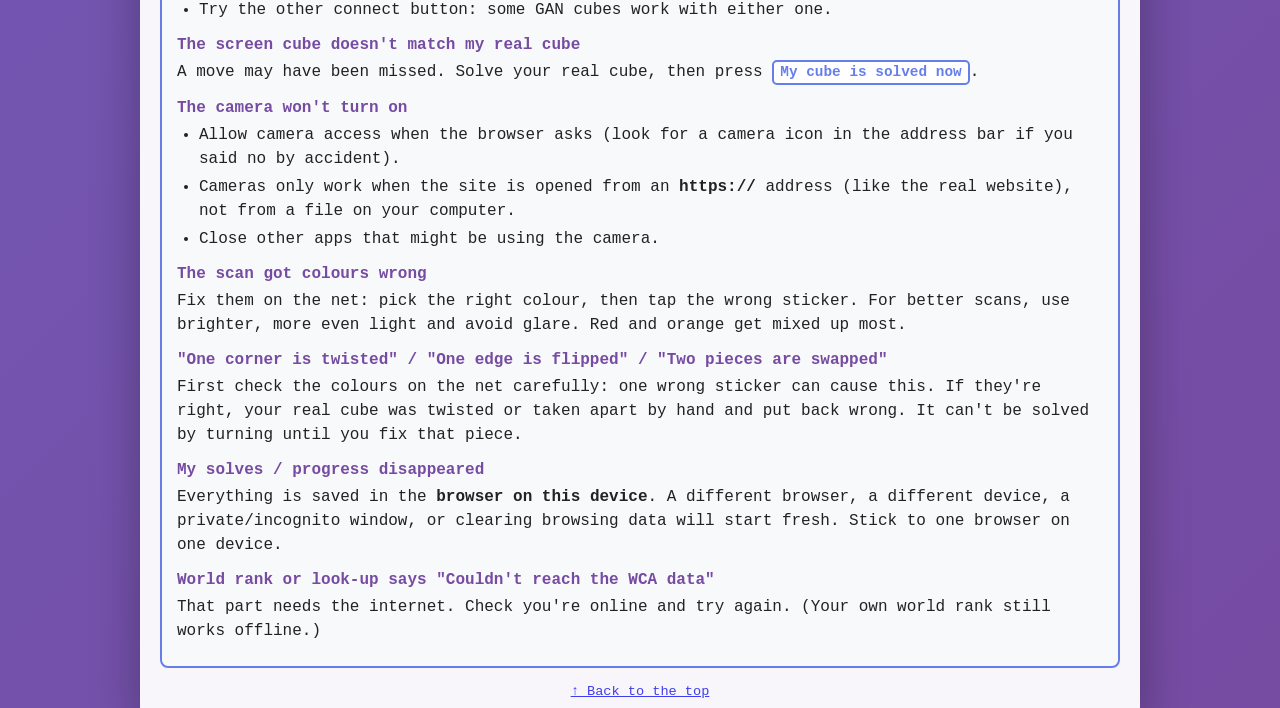
<file: help.html>
<!DOCTYPE html>
<html lang="en">
<head>
    <meta charset="UTF-8">
    <meta name="viewport" content="width=device-width, initial-scale=1.0">
    <title>Help</title>
    <link rel="stylesheet" href="css/site.css">
    <style>
        html { scroll-behavior: smooth; }

        .contents {
            display: flex;
            flex-wrap: wrap;
            gap: 6px;
            margin-bottom: 15px;
        }

        .contents a {
            padding: 6px 10px;
            border-radius: 16px;
            background: #fff;
            border: 2px solid #b8b2e6;
            color: #5a3d8a;
            font-weight: bold;
            text-decoration: none;
            font-size: 0.9em;
        }

        .contents a:hover { border-color: #764ba2; }

        section.card { scroll-margin-top: 10px; }
        section.card:target { border-color: #fab005; box-shadow: 0 0 0 3px #ffe066; }

        section h2 { font-size: 1.3em; }

        section ul, section ol { margin: 6px 0 10px 22px; line-height: 1.5; }
        section li { margin-bottom: 4px; }
        section p { line-height: 1.5; margin-bottom: 8px; }

        .btn-name {
            display: inline-block;
            padding: 0 6px;
            border: 2px solid #667eea;
            border-radius: 5px;
            background: #fff;
            color: #667eea;
            font-weight: bold;
            font-size: 0.9em;
            white-space: nowrap;
        }

        kbd {
            display: inline-block;
            min-width: 1.6em;
            text-align: center;
            padding: 0 5px;
            border: 1px solid #adb5bd;
            border-bottom-width: 3px;
            border-radius: 4px;
            background: #fff;
            font-family: inherit;
            font-weight: bold;
        }

        .open-link {
            display: inline-block;
            margin-top: 4px;
            font-weight: bold;
            color: #764ba2;
        }

        .glossary dt { font-weight: bold; color: #764ba2; margin-top: 8px; }
        .glossary dd { margin-left: 0; line-height: 1.45; }

        .qa h3 { margin-top: 14px; }

        .keys-table td:first-child { white-space: nowrap; }
    </style>
</head>
<body>
    <div class="page">
        <header>
            <h1>❓ Help</h1>
            <nav class="site-nav" data-current="help.html"></nav>
        </header>

        <p class="intro">Stuck? Find the page you're on below. Words you don't know are in the
            <a href="#glossary">Glossary</a>, and fixes for common problems are in
            <a href="#trouble">Troubleshooting</a>.</p>

        <nav class="contents" aria-label="Help sections">
            <a href="#start">🚀 Getting started</a>
            <a href="#timer">⏱ Timer</a>
            <a href="#algs">📚 Alg Trainer</a>
            <a href="#skewb">🔷 Skewb</a>
            <a href="#megaminx">⬟ Megaminx</a>
            <a href="#smart">📡 Smart Cube</a>
            <a href="#solver">🤖 Solver</a>
            <a href="#trophies">🏆 Trophies</a>
            <a href="#glossary">📖 Glossary</a>
            <a href="#trouble">🛠 Troubleshooting</a>
        </nav>

        <!-- ================= GETTING STARTED ================= -->
        <section class="card" id="start">
            <h2>🚀 Getting started</h2>
            <p>New here? This order works well:</p>
            <ol>
                <li><b>Learn the notation.</b> Go to <a href="rubiks.html">⏱ Timer</a> → <span class="btn-name">🔤 Notation</span> and
                    play <b>Name that move!</b> until you can read moves like <b>R U R' U'</b>.</li>
                <li><b>Time some solves.</b> Use the <span class="btn-name">⏱ Timer</span> tab. Your times are saved automatically.</li>
                <li><b>Learn 2-Look.</b> In the <a href="algorithms.html">📚 Alg Trainer</a>, start with the
                    <span class="btn-name">🌱 2-Look</span> tab: just 16 algorithms to finish the last layer.</li>
                <li><b>Then PLL, then OLL.</b> Learn the 21 PLLs first (they save the most time), then the 57 OLLs.</li>
                <li><b>Check your progress.</b> <a href="trophies.html">🏆 Trophies</a> shows your level, your
                    achievements and how you rank against the world.</li>
            </ol>
            <p>Got a <b>Skewb</b>? The <a href="skewb.html">🔷 Skewb Lab</a> teaches its moves and a 3-algorithm way to solve it.
                Got a <b>Megaminx</b>? The <a href="megaminx.html">⬟ Megaminx Lab</a> does the same.</p>
            <p>Just want to have fun? Try the <a href="solver.html">🤖 Solver</a>: scramble your cube and let the computer solve it.</p>
            <p class="note">Everything is saved in this browser on this device. Nothing is sent anywhere, and there's no account.</p>
        </section>

        <!-- ================= TIMER ================= -->
        <section class="card" id="timer">
            <h2>⏱ Timer &amp; Notation</h2>
            <h3>Timing a solve</h3>
            <ol>
                <li>Pick your puzzle in <b>Event</b> (3x3, 2x2, 4x4, Pyraminx, Skewb or Megaminx).</li>
                <li>Scramble your cube with the moves shown. The picture shows what it should look like.
                    <span class="btn-name">Show 3D</span> switches to a 3D view.</li>
                <li>Press <kbd>Space</kbd> once (or tap the black timer) to start the <b>15-second inspection</b>.
                    Look at your cube and plan your cross.</li>
                <li><b>Hold</b> <kbd>Space</kbd> (or keep your finger on the timer). The time turns red, then
                    <b style="color:#2f9e44">green</b>. Let go when it's green and the timer starts.</li>
                <li>Press <b>any key</b> (or tap anywhere) to stop.</li>
            </ol>
            <ul>
                <li>Don't want inspection? Untick <b>15s inspection</b>. Then just hold and let go.</li>
                <li>Inspection over 15 seconds adds <b>+2</b> seconds, and over 17 seconds is a <b>DNF</b>, like at a competition.
                    <kbd>Esc</kbd> cancels inspection.</li>
                <li>Each solve in the list has <span class="btn-name">+2</span>, <span class="btn-name">DNF</span> and
                    <span class="btn-name">✕</span> (delete) buttons, in case you messed up.</li>
                <li>On a computer, point at a solve to see its scramble.</li>
            </ul>
            <h3>The stats</h3>
            <ul>
                <li><b>Best</b>: your fastest single solve.</li>
                <li><b>ao5</b>: take your last 5 solves, remove the fastest and slowest, and average the other 3.
                    That's how official averages work.</li>
                <li><b>ao12</b>: the same with 12 solves.</li>
            </ul>
            <h3>Notation tab</h3>
            <ul>
                <li><b>Try the moves</b>: press the buttons and watch the cube turn. Drag the cube to see the back.</li>
                <li><b>Name that move!</b>: the cube does one move and you pick which one. Build up a streak!
                    Start on Easy (R, U, F), then try Hard.</li>
                <li><b>Algorithm playground</b>: type any algorithm and press <span class="btn-name">Play</span>.</li>
            </ul>
            <a class="open-link" href="rubiks.html">Open the Timer →</a>
        </section>

        <!-- ================= ALG TRAINER ================= -->
        <section class="card" id="algs">
            <h2>📚 Alg Trainer</h2>
            <ul>
                <li><b>Tabs:</b> <span class="btn-name">🌱 2-Look</span> is the beginner set (start here),
                    <span class="btn-name">🟡 OLL (57)</span> and <span class="btn-name">🔄 PLL (21)</span> are the full sets,
                    and <span class="btn-name">🎯 Drill</span> tests you.</li>
                <li><b>Tap a card</b> to watch its algorithm on a 3D cube. It also shows moves that set the case up on your
                    real cube: start solved, do those moves, and you're looking at that case.</li>
                <li><b>Tap the badge</b> on a card (<i>Not started</i>) to mark it <b>Learning</b>, then tap again for
                    <b>Learned ✓</b>. The bars at the top show your progress.</li>
                <li>Use <b>Show</b> to list only the cases you're learning, or the ones you haven't started.</li>
                <li>In the pictures, <b>white is the top colour</b>. It works exactly the same with yellow on top.</li>
            </ul>
            <h3>The Drill</h3>
            <ol>
                <li>Choose what to practise. <b>Cases I'm learning</b> is the most useful, but it needs some
                    cards marked Learning first.</li>
                <li>Look at the case and work out which one it is. Try it on your real cube if you like.</li>
                <li>Press <span class="btn-name">Show answer</span>, then be honest: <span class="btn-name">✅ I knew it</span> or
                    <span class="btn-name">❌ Not yet</span>.</li>
            </ol>
            <p>Moves in brackets like <b>(U')</b> just turn the top layer to line the case up before or after the algorithm.</p>
            <a class="open-link" href="algorithms.html">Open the Alg Trainer →</a>
        </section>

        <!-- ================= SKEWB ================= -->
        <section class="card" id="skewb">
            <h2>🔷 Skewb Lab</h2>
            <p>The Skewb turns around its <b>corners</b>, and each turn moves half the puzzle. Skewb Lab has three tabs:</p>
            <h3>🔤 Moves</h3>
            <ul>
                <li><b>Try the moves</b>: press <span class="btn-name">R</span>, <span class="btn-name">L</span>,
                    <span class="btn-name">U</span> or <span class="btn-name">B</span> (and the ' versions) and watch which corner turns.
                    <span class="btn-name">↺ y</span> and <span class="btn-name">↻ y'</span> turn the whole Skewb.</li>
                <li><b>Name that move!</b>: the Skewb does one move and you pick which. Start on Easy (R and L).</li>
            </ul>
            <h3>📖 How to solve it</h3>
            <ol>
                <li><b>White layer</b> on top (white centre and its 4 corners), by thinking it through.</li>
                <li><b>Twist the bottom corners</b> with the Sledgehammer, <b>R' B R B'</b>.</li>
                <li><b>Fix the centres</b>: Bottom Swap for the yellow centre, then Side Cycle for the sides.</li>
            </ol>
            <p>Each step says how to hold the Skewb before you start the algorithm. The little Skewbs play each algorithm:
                use their play buttons to go step by step.</p>
            <h3>🧑‍🏫 Practise with a coach</h3>
            <ul>
                <li>Mix up your real Skewb with the scramble shown, with white on top and green at the front.</li>
                <li>The coach tells you the next step. Do it on your Skewb <b>and</b> press the same buttons so the screen keeps up.</li>
                <li>Stuck on the white layer? <span class="btn-name">💡 Show me the moves</span> shows the shortest way.
                    <span class="btn-name">▶ Do it for me</span> does the next step on the screen.</li>
                <li><span class="btn-name">↩ Undo</span> takes back the last move or algorithm.</li>
            </ul>
            <p class="note">Want to time your Skewb solves? Use the <a href="rubiks.html">⏱ Timer</a> and choose <b>Skewb</b> as the event.</p>
            <a class="open-link" href="skewb.html">Open Skewb Lab →</a>
        </section>

        <!-- ================= MEGAMINX ================= -->
        <section class="card" id="megaminx">
            <h2>⬟ Megaminx Lab</h2>
            <p>The Megaminx is a dodecahedron: 12 pentagon faces. It's solved like a big 3x3. Megaminx Lab has two tabs:</p>
            <h3>🔤 Moves</h3>
            <ul>
                <li><b>Try the moves</b>: press a face button (U, R, F, L, BL, BR and the ' versions) and watch it turn a fifth of a turn.
                    The dashed buttons are the big scramble moves (R++, D--…).</li>
                <li><b>Name that move!</b>: the Megaminx does one move and you pick which. Start on Easy (U, R, F).</li>
            </ul>
            <h3>📖 How to solve it</h3>
            <ol>
                <li><b>Star</b>: the 5 edges around your first face.</li>
                <li><b>First-face corners</b> with the corner trick, <b>R' FR' R FR</b>.</li>
                <li><b>The middle rings</b>, by feel, with the edge tricks and the corner trick.</li>
                <li><b>Last face</b>: Flip, Sune / Gap Sune, Niklas, then the corner trick to twist the corners.</li>
            </ol>
            <p>Each step says how to hold the Megaminx before the algorithm. The little Megaminxes play each algorithm:
                use their play buttons to go step by step.</p>
            <p class="note">Time your Megaminx solves in the <a href="rubiks.html">⏱ Timer</a> (Event: Megaminx). Megaminx scrambles
                are 7 lines long, so allow a while to scramble!</p>
            <a class="open-link" href="megaminx.html">Open Megaminx Lab →</a>
        </section>

        <!-- ================= SMART CUBE ================= -->
        <section class="card" id="smart">
            <h2>📡 Smart Cube</h2>
            <p>A smart cube has Bluetooth inside, so the computer sees every turn. No smart cube? Use the keyboard cube.</p>
            <h3>Connecting a smart cube</h3>
            <ol>
                <li>Use <b>Chrome or Edge</b> on a computer or an Android phone (not iPhone or iPad).</li>
                <li>Turn the cube on (give it a twist) and make sure it isn't connected to its own app.</li>
                <li>Press <span class="btn-name">Connect GAN cube</span> for GAN, MoYu AI or Monster Go cubes, or
                    <span class="btn-name">Connect other smart cube</span> for GoCube, Rubik's Connected or Giiker.</li>
                <li>Pick your cube in the pop-up. The dot turns green when it's connected.</li>
                <li>If the cube on screen doesn't match your real cube, solve your real cube and press
                    <span class="btn-name">My cube is solved now</span>.</li>
            </ol>
            <p class="note">If a GAN cube asks for a "MAC address", open the GAN app: it's shown in the cube's info, like AB:12:CD:34:EF:56.</p>
            <h3>Keyboard cube</h3>
            <p>No smart cube? Turn the virtual cube with your keyboard (the same keys as csTimer), or tap the buttons:</p>
            <div class="table-wrap">
                <table class="keys-table">
                    <tr><th>Keys</th><th>Moves</th><th>Keys</th><th>Moves</th></tr>
                    <tr><td><kbd>I</kbd> <kbd>K</kbd></td><td>R, R'</td><td><kbd>D</kbd> <kbd>E</kbd></td><td>L, L'</td></tr>
                    <tr><td><kbd>J</kbd> <kbd>F</kbd></td><td>U, U'</td><td><kbd>S</kbd> <kbd>L</kbd></td><td>D, D'</td></tr>
                    <tr><td><kbd>H</kbd> <kbd>G</kbd></td><td>F, F'</td><td><kbd>W</kbd> <kbd>O</kbd></td><td>B, B'</td></tr>
                    <tr><td><kbd>;</kbd> <kbd>A</kbd></td><td>y, y' (turn whole cube)</td><td><kbd>T</kbd> <kbd>B</kbd></td><td>x, x'</td></tr>
                    <tr><td><kbd>P</kbd> <kbd>Q</kbd></td><td>z, z'</td><td></td><td></td></tr>
                </table>
            </div>
            <h3>Doing a solve</h3>
            <ol>
                <li>Do the scramble. Moves turn <b style="color:#2f9e44">green</b> as you do them. If you turn the wrong way,
                    it says <b>"Oops! Undo with: …"</b>. Do those moves and carry on.</li>
                <li>When it says <b>Scrambled!</b>, the timer starts on your first turn. No buttons needed.</li>
                <li>It stops by itself when the cube is solved.</li>
            </ol>
            <p>Scrambled it your own way? Press <span class="btn-name">I scrambled it myself</span>.</p>
            <h3>What the results mean</h3>
            <ul>
                <li><b>Cross → F2L → OLL → PLL</b>: how long each step of your solve took. The boxes light up as you finish each step.</li>
                <li><b>Moves</b> and <b>TPS</b> (turns per second) for the whole solve and each step.</li>
                <li>The <b>OLL and PLL cases</b> you got, like "OLL 27 · Sune" or "T-Perm", or <b>OLL skip!</b> /
                    <b>PLL skip!</b> if you were lucky.</li>
                <li><span class="btn-name">▶ Replay solve</span> plays your whole solve back, split into steps. Tap any
                    solve in the History to replay it.</li>
            </ul>
            <a class="open-link" href="smartcube.html">Open Smart Cube →</a>
        </section>

        <!-- ================= SOLVER ================= -->
        <section class="card" id="solver">
            <h2>🤖 Solver</h2>
            <h3>Scanning with the camera</h3>
            <ol>
                <li>Press <span class="btn-name">Turn on camera</span> and allow the camera when asked.</li>
                <li>The page tells you which face to show and which colour must be on top. Fit that face inside the grid
                    and press <span class="btn-name">📸 Capture this face</span>. The order is:
                    <ul>
                        <li>Green facing the camera, white on top</li>
                        <li>Red facing the camera, white on top</li>
                        <li>Blue facing the camera, white on top</li>
                        <li>Orange facing the camera, white on top</li>
                        <li>White facing the camera, blue on top</li>
                        <li>Yellow facing the camera, green on top</li>
                    </ul>
                </li>
                <li>Messed one up? <span class="btn-name">Redo last face</span>.</li>
                <li>Check the cube net under <b>Your cube</b>. If a colour is wrong, tap the right colour in the
                    row of colours, then tap the wrong sticker to fix it.</li>
                <li>Press <span class="btn-name">🤖 Solve it!</span></li>
            </ol>
            <p><b>Tips for a good scan:</b> use bright, even light (daylight is best), avoid shiny reflections on the
                stickers, and hold the cube still and square to the camera.</p>
            <h3>Other ways in</h3>
            <ul>
                <li><span class="btn-name">🎨 Paint by hand</span>: pick a colour and tap stickers. Copy your cube with
                    <b>white on top and green facing you</b>.</li>
                <li><span class="btn-name">🎲 Random cube</span>: no cube needed. Watch the computer solve a random scramble.</li>
            </ul>
            <h3>Following the solution</h3>
            <ul>
                <li>Hold your real cube with <b>white on top and green facing you</b>. This is important!</li>
                <li>Press <span class="btn-name">Next move ▶</span> (or the <kbd>→</kbd> key) and do each move as it's shown.
                    <span class="btn-name">◀ Back</span> (or <kbd>←</kbd>) goes back.</li>
                <li>If it says a corner is twisted or an edge is flipped, your real cube was probably taken apart or twisted by
                    hand. It can't be solved by turning until that's fixed (or a colour was entered wrong).</li>
            </ul>
            <a class="open-link" href="solver.html">Open the Solver →</a>
        </section>

        <!-- ================= TROPHIES ================= -->
        <section class="card" id="trophies">
            <h2>🏆 Trophies</h2>
            <h3>XP and levels</h3>
            <ul>
                <li><b>5 XP</b> for every timed solve (10 XP on the Smart Cube page).</li>
                <li><b>5 XP</b> for each algorithm you're learning, <b>20 XP</b> for each one you've learned.</li>
                <li>Achievements give <b>25</b> (Common), <b>75</b> (Rare), <b>200</b> (Epic) or <b>500 XP</b> (Legendary).</li>
                <li>Levels get further apart as you go up. Titles go from Cube Rookie all the way to Cube Legend.</li>
            </ul>
            <h3>Achievements</h3>
            <p>There are 34. Locked ones are grey and tell you what to do to unlock them. When you unlock one, a pop-up
                appears in the corner of whatever page you're on.</p>
            <h3>World ranking</h3>
            <ul>
                <li>Your best single and best average for each puzzle are compared with everyone who has ever competed
                    at an official WCA competition.</li>
                <li><b>Try any time</b> lets you check any time for any event, like a goal you're aiming for.</li>
                <li>Home times are usually a bit faster than competition times: no nerves and no judge!</li>
            </ul>
            <h3>Looking people up</h3>
            <ul>
                <li>Type a <b>WCA ID</b> (like 2019WANY36) and press <span class="btn-name">Look up</span> to see that
                    cuber's records and personal bests.</li>
                <li>Don't know someone's ID? Search their name on the
                    <a href="https://www.worldcubeassociation.org/persons" target="_blank" rel="noopener">WCA website</a>.</li>
                <li><b>World Top 10</b> shows the fastest people for any event. Tap a name to look them up.</li>
            </ul>
            <a class="open-link" href="trophies.html">Open Trophies →</a>
        </section>

        <!-- ================= GLOSSARY ================= -->
        <section class="card" id="glossary">
            <h2>📖 Glossary</h2>
            <dl class="glossary">
                <dt>Algorithm (alg)</dt>
                <dd>A set of moves you learn by heart that does one job, like "swap these two corners".</dd>
                <dt>Notation: R, L, U, D, F, B</dt>
                <dd>Right, Left, Up (top), Down (bottom), Front and Back faces. A letter on its own means turn that face
                    clockwise (as if you're looking at it). <b>'</b> ("prime") means counter-clockwise. <b>2</b> means a half turn.</dd>
                <dt>x, y, z</dt>
                <dd>Turn the whole cube in your hands: x like R, y like U, z like F.</dd>
                <dt>M, r, f…</dt>
                <dd>M is the middle layer (turns like L). A lowercase letter (r) or "w" (Rw) means turn two layers together.</dd>
                <dt>Skewb notation: R, L, U, B</dt>
                <dd>On a Skewb each letter turns around a corner: R bottom-right-back, L bottom-left-front, B bottom-left-back,
                    U top-left-back. Clockwise as you look at that corner. There are no "2" moves.</dd>
                <dt>Sledgehammer</dt>
                <dd>The Skewb algorithm R' B R B'. It twists the bottom corners and keeps the top layer safe.</dd>
                <dt>Megaminx notation: U, R, F, L, BL, BR</dt>
                <dd>The top face and the five faces around it. A letter turns that face a fifth of a turn clockwise; 2 means two-fifths.
                    In scrambles, R++ / D++ turn most of the puzzle two-fifths of a turn.</dd>
                <dt>CFOP</dt>
                <dd>The method most speedcubers use: <b>C</b>ross, <b>F</b>2L, <b>O</b>LL, <b>P</b>LL.</dd>
                <dt>Cross</dt>
                <dd>Step 1: make a cross on one face (usually white) with the edges matching the side centres.</dd>
                <dt>F2L (First Two Layers)</dt>
                <dd>Step 2: pair up corners and edges and put them in together, finishing the first two layers.</dd>
                <dt>OLL (Orient the Last Layer)</dt>
                <dd>Step 3: make the whole top face one colour. 57 cases.</dd>
                <dt>PLL (Permute the Last Layer)</dt>
                <dd>Step 4: move the top pieces to the right places, and it's solved! 21 cases.</dd>
                <dt>2-Look OLL / PLL</dt>
                <dd>Doing OLL and PLL in two easier steps each, with only 16 algorithms in total. How most people start.</dd>
                <dt>Skip</dt>
                <dd>When a step is already done by luck, so you skip it. An OLL skip and a PLL skip in the same solve is a "last layer skip". Very rare!</dd>
                <dt>AUF</dt>
                <dd>"Adjust U Face": a U turn before or after an algorithm to line things up.</dd>
                <dt>Headlights</dt>
                <dd>Two corners on one side with the same colour. Used to recognise PLLs.</dd>
                <dt>Sune / Anti-Sune</dt>
                <dd>Nicknames for OLL 27 and 26, two of the most used algorithms.</dd>
                <dt>Scramble</dt>
                <dd>Random moves to mix up the cube. Competitions use computer-made "random-state" scrambles, and so does the Timer.</dd>
                <dt>Inspection</dt>
                <dd>The 15 seconds you get to look at the cube before a solve at a competition.</dd>
                <dt>+2 / DNF</dt>
                <dd>Penalties: +2 adds two seconds; DNF means "Did Not Finish" and the solve doesn't count.</dd>
                <dt>PB</dt>
                <dd>Personal best: your fastest ever time.</dd>
                <dt>ao5 / ao12</dt>
                <dd>Average of 5 / 12: remove the best and worst times, then average the rest.</dd>
                <dt>TPS</dt>
                <dd>Turns per second: how fast your fingers go.</dd>
                <dt>Recognition</dt>
                <dd>Working out which case you have before you do the algorithm. The Drill trains this.</dd>
                <dt>Colour neutral</dt>
                <dd>Being able to start with a cross on any colour, not just white.</dd>
                <dt>WCA / WCA ID</dt>
                <dd>The World Cube Association runs official competitions. Everyone who competes gets a WCA ID, like 2019WANY36.</dd>
                <dt>Smart cube</dt>
                <dd>A cube with Bluetooth inside that tells a computer or phone every move you make.</dd>
                <dt>God's Number</dt>
                <dd>20. Every scrambled 3x3 can be solved in 20 moves or fewer (proved in 2010).</dd>
                <dt>Two-phase algorithm</dt>
                <dd>The clever method computers use to find short solutions. The Solver page explains it.</dd>
            </dl>
        </section>

        <!-- ================= TROUBLESHOOTING ================= -->
        <section class="card qa" id="trouble">
            <h2>🛠 Troubleshooting</h2>

            <h3>The 3D cube or scrambles don't show up</h3>
            <p>These come from the internet (a library called cubing.js). Check you're online and reload the page.
                The timer still works offline, with simpler scrambles.</p>

            <h3>Space bar doesn't start the timer</h3>
            <p>Click an empty part of the page first. If a dropdown or text box is selected, the space bar goes to that
                instead. Also check you're on the <span class="btn-name">⏱ Timer</span> tab.</p>

            <h3>The Bluetooth buttons are greyed out</h3>
            <p>Your browser can't do Bluetooth. Use <b>Chrome or Edge</b> on a computer or Android phone. iPhones and iPads
                don't allow Bluetooth in the browser, but you can still use the keyboard cube there.</p>

            <h3>The smart cube won't connect</h3>
            <ul>
                <li>Twist the cube to wake it up, and close its own app (a cube can only talk to one thing at a time).</li>
                <li>Make sure Bluetooth is turned on for the computer or phone.</li>
                <li>Try the other connect button: some GAN cubes work with either one.</li>
            </ul>

            <h3>The screen cube doesn't match my real cube</h3>
            <p>A move may have been missed. Solve your real cube, then press <span class="btn-name">My cube is solved now</span>.</p>

            <h3>The camera won't turn on</h3>
            <ul>
                <li>Allow camera access when the browser asks (look for a camera icon in the address bar if you said no by accident).</li>
                <li>Cameras only work when the site is opened from an <b>https://</b> address (like the real website), not from a file on your computer.</li>
                <li>Close other apps that might be using the camera.</li>
            </ul>

            <h3>The scan got colours wrong</h3>
            <p>Fix them on the net: pick the right colour, then tap the wrong sticker. For better scans, use brighter,
                more even light and avoid glare. Red and orange get mixed up most.</p>

            <h3>"One corner is twisted" / "One edge is flipped" / "Two pieces are swapped"</h3>
            <p>First check the colours on the net carefully: one wrong sticker can cause this. If they're right, your
                real cube was twisted or taken apart by hand and put back wrong. It can't be solved by turning until you fix that piece.</p>

            <h3>My solves / progress disappeared</h3>
            <p>Everything is saved in the <b>browser on this device</b>. A different browser, a different device, a
                private/incognito window, or clearing browsing data will start fresh. Stick to one browser on one device.</p>

            <h3>World rank or look-up says "Couldn't reach the WCA data"</h3>
            <p>That part needs the internet. Check you're online and try again. (Your own world rank still works offline.)</p>
        </section>

        <p class="note" style="text-align:center"><a href="#start">↑ Back to the top</a></p>
    </div>

    <script type="module">
        import "./js/nav.js";
    </script>
</body>
</html>
</file>
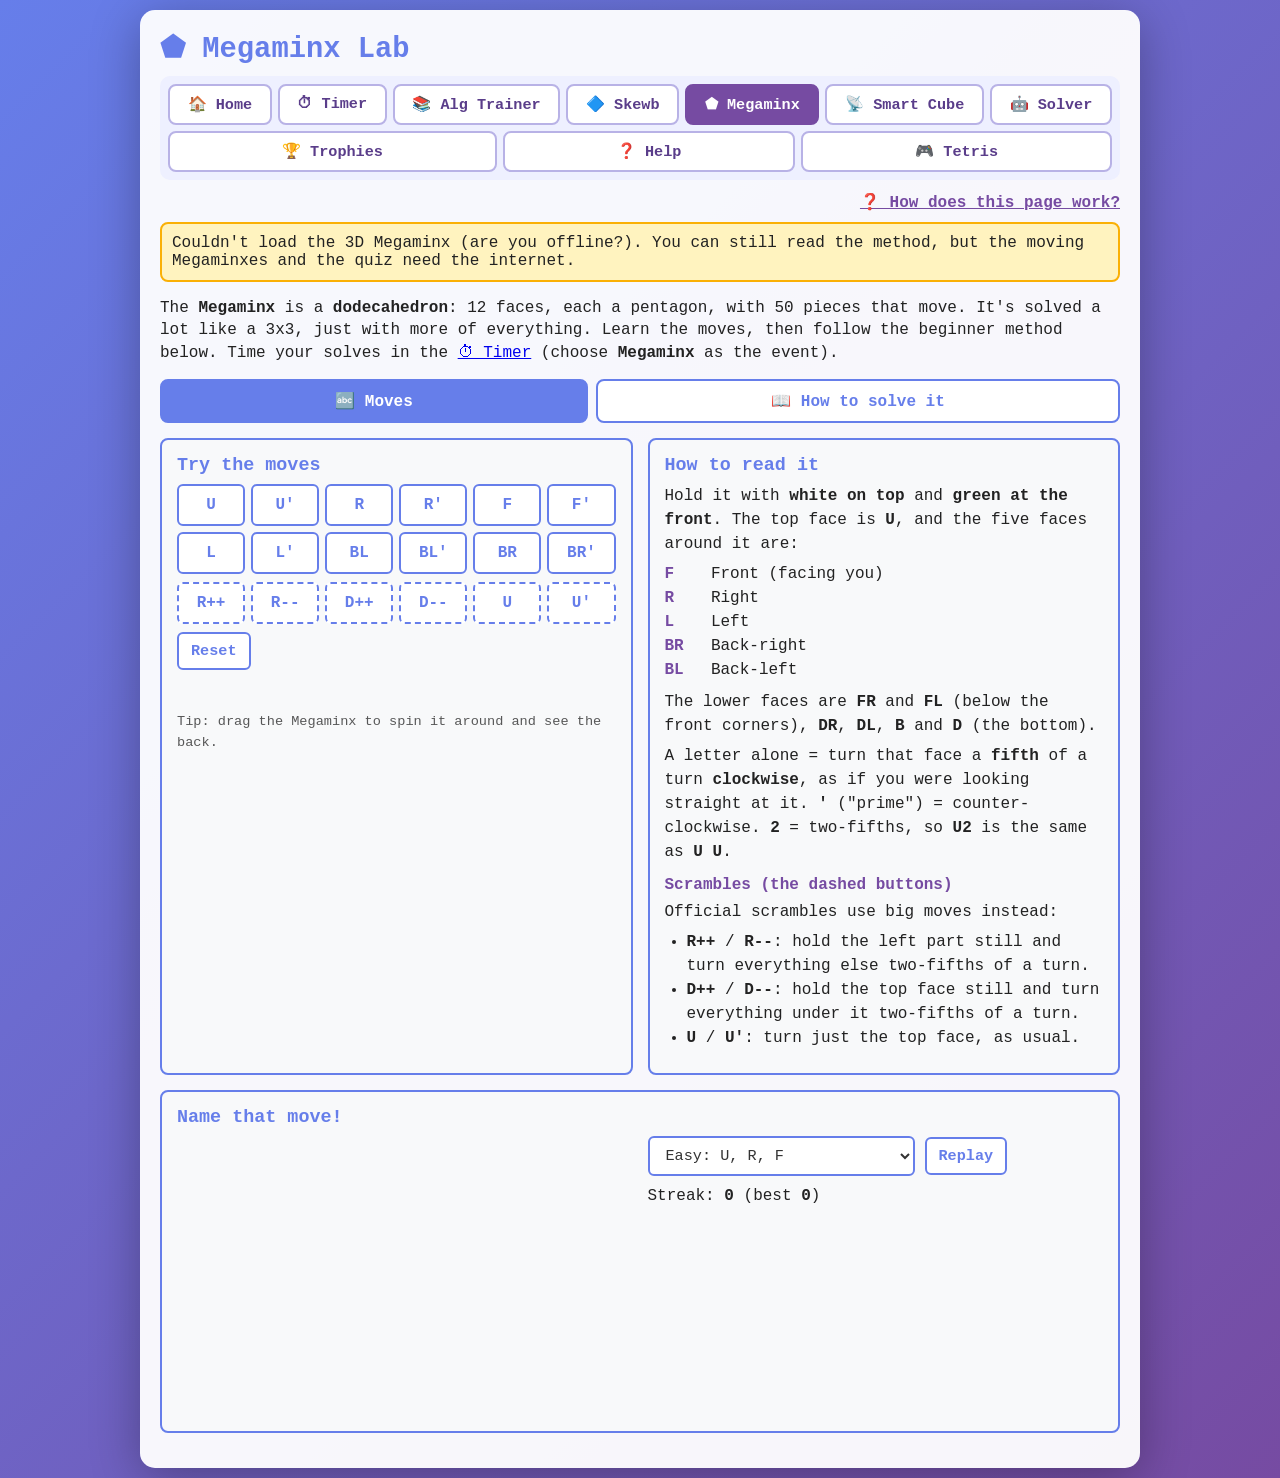
<file: megaminx.html>
<!DOCTYPE html>
<html lang="en">
<head>
    <meta charset="UTF-8">
    <meta name="viewport" content="width=device-width, initial-scale=1.0">
    <title>Megaminx Lab</title>
    <link rel="stylesheet" href="css/site.css">
    <style>
        .warn { display: none; }

        .tabs { display: flex; gap: 8px; margin-bottom: 15px; flex-wrap: wrap; }

        .tab {
            flex: 1 1 auto;
            padding: 10px;
            font-size: 1em;
            border-radius: 8px;
        }

        .tab.active, .tab.active:hover { background: #667eea; color: #fff; }

        .panel { display: none; }
        .panel.active { display: block; }

        twisty-player { height: 280px; }

        .moves {
            display: grid;
            grid-template-columns: repeat(6, 1fr);
            gap: 6px;
            margin-top: 8px;
        }

        .moves button { padding: 10px 0; font-size: 1em; }
        .moves button.wca { border-style: dashed; }

        .history {
            margin-top: 10px;
            min-height: 1.5em;
            font-weight: bold;
            word-spacing: 0.3em;
        }

        .face-key { margin-top: 6px; line-height: 1.5; }
        .face-key div { display: flex; gap: 8px; }
        .face-key b { color: #764ba2; width: 2.4em; flex: none; }

        .choices {
            display: grid;
            grid-template-columns: repeat(4, 1fr);
            gap: 6px;
            margin-top: 10px;
        }

        .choices button { padding: 12px 0; font-size: 1.2em; }
        .choices button.right { background: #51cf66; border-color: #51cf66; color: #fff; }
        .choices button.wrong { background: #ff6b6b; border-color: #ff6b6b; color: #fff; }

        .feedback { margin-top: 8px; font-weight: bold; min-height: 1.3em; }

        .step-num {
            display: inline-block;
            width: 1.8em;
            height: 1.8em;
            line-height: 1.8em;
            text-align: center;
            border-radius: 50%;
            background: #764ba2;
            color: #fff;
            margin-right: 6px;
        }

        .card ul, .card ol { margin: 6px 0 8px 22px; line-height: 1.5; }
        .card p { line-height: 1.5; margin-bottom: 6px; }

        .alg-box {
            background: #fff;
            border: 2px solid #b8b2e6;
            border-radius: 8px;
            padding: 10px;
            margin-top: 10px;
        }

        .alg-box .alg-name { font-weight: bold; color: #764ba2; }

        .alg-text {
            font-size: 1.3em;
            font-weight: bold;
            word-spacing: 0.3em;
            margin: 4px 0;
        }

        .alg-box twisty-player { height: 240px; }

        .algs-2 {
            display: grid;
            grid-template-columns: 1fr 1fr;
            gap: 10px;
        }

        .algs-2 > * { min-width: 0; }

        @media (max-width: 760px) {
            .moves { grid-template-columns: repeat(4, 1fr); }
            .algs-2 { grid-template-columns: 1fr; }
        }
    </style>
</head>
<body>
    <div class="page">
        <header>
            <h1>⬟ Megaminx Lab</h1>
            <nav class="site-nav" data-current="megaminx.html"></nav>
        </header>

        <div class="warn" id="loadWarn">
            Couldn't load the 3D Megaminx (are you offline?). You can still read the method, but the moving
            Megaminxes and the quiz need the internet.
        </div>

        <p class="intro">The <b>Megaminx</b> is a <b>dodecahedron</b>: 12 faces, each a pentagon, with 50 pieces that move.
            It's solved a lot like a 3x3, just with more of everything. Learn the moves, then follow the
            beginner method below. Time your solves in the <a href="rubiks.html">⏱ Timer</a>
            (choose <b>Megaminx</b> as the event).</p>

        <div class="tabs">
            <button class="tab active" data-tab="notation">🔤 Moves</button>
            <button class="tab" data-tab="method">📖 How to solve it</button>
        </div>

        <!-- ============ MOVES ============ -->
        <section class="panel active" id="panel-notation">
            <div class="grid-2">
                <div class="card">
                    <h2>Try the moves</h2>
                    <twisty-player id="notationPlayer" puzzle="megaminx" control-panel="none"
                        background="none"></twisty-player>
                    <div class="moves" id="moveButtons"></div>
                    <div class="moves" id="wcaButtons"></div>
                    <div class="row" style="margin-top:8px">
                        <button id="resetMinx">Reset</button>
                    </div>
                    <div class="history" id="history"></div>
                    <p class="note">Tip: drag the Megaminx to spin it around and see the back.</p>
                </div>
                <div class="card">
                    <h2>How to read it</h2>
                    <p>Hold it with <b>white on top</b> and <b>green at the front</b>. The top face is <b>U</b>, and the
                        five faces around it are:</p>
                    <div class="face-key">
                        <div><b>F</b><span>Front (facing you)</span></div>
                        <div><b>R</b><span>Right</span></div>
                        <div><b>L</b><span>Left</span></div>
                        <div><b>BR</b><span>Back-right</span></div>
                        <div><b>BL</b><span>Back-left</span></div>
                    </div>
                    <p style="margin-top:8px">The lower faces are <b>FR</b> and <b>FL</b> (below the front corners), <b>DR</b>, <b>DL</b>,
                        <b>B</b> and <b>D</b> (the bottom).</p>
                    <p>A letter alone = turn that face a <b>fifth</b> of a turn <b>clockwise</b>, as if you were looking straight at it.
                        <b>'</b> ("prime") = counter-clockwise. <b>2</b> = two-fifths, so <b>U2</b> is the same as <b>U U</b>.</p>
                    <h3>Scrambles (the dashed buttons)</h3>
                    <p>Official scrambles use big moves instead:</p>
                    <ul>
                        <li><b>R++</b> / <b>R--</b>: hold the left part still and turn everything else two-fifths of a turn.</li>
                        <li><b>D++</b> / <b>D--</b>: hold the top face still and turn everything under it two-fifths of a turn.</li>
                        <li><b>U</b> / <b>U'</b>: turn just the top face, as usual.</li>
                    </ul>
                </div>
            </div>

            <div class="card">
                <h2>Name that move!</h2>
                <div class="grid-2">
                    <twisty-player id="quizPlayer" puzzle="megaminx" control-panel="none"
                        background="none" tempo-scale="0.6"></twisty-player>
                    <div>
                        <div class="row">
                            <select id="quizLevel" aria-label="Level">
                                <option value="easy">Easy: U, R, F</option>
                                <option value="hard">Hard: U, R, F, L, BL, BR</option>
                            </select>
                            <button id="quizReplay">Replay</button>
                        </div>
                        <p style="margin-top:8px">Streak: <b id="streak">0</b> (best <b id="bestStreak">0</b>)</p>
                        <div class="choices" id="choices"></div>
                        <div class="feedback" id="feedback"></div>
                    </div>
                </div>
            </div>
        </section>

        <!-- ============ METHOD ============ -->
        <section class="panel" id="panel-method">
            <div class="card">
                <h2>The plan</h2>
                <p>If you can solve a 3x3 with the beginner method, you already know most of this! You build the
                    Megaminx one ring at a time, from one face down to the opposite face.</p>
                <ol>
                    <li><b>Star</b>: the 5 edges around your first face.</li>
                    <li><b>First-face corners</b> with the <b>corner trick</b>.</li>
                    <li><b>The rings in the middle</b>, by feel, with the <b>edge tricks</b> and the corner trick.</li>
                    <li><b>Last face</b>: 4 small steps, with the Flip, the Sune (or Gap Sune), the Niklas and the corner trick again.</li>
                </ol>
                <p class="note">In the moving pictures the top face is always the one you're working on, so it's white there.
                    On your Megaminx, start with any colour you like.</p>
            </div>

            <div class="card">
                <h2><span class="step-num">1</span>The star</h2>
                <p>Pick a first face and keep it on <b>top</b>. Bring its 5 edges up around the centre so it makes a <b>star</b>.
                    Each edge's other colour must match the side centre next to it.</p>
                <ul>
                    <li>Do it by feel, like the cross on a 3x3. Find an edge, turn its side face to bring it up, and check the colours.</li>
                    <li>If putting an edge in knocks out one you already placed, turn that side back and try from the other way.</li>
                </ul>
            </div>

            <div class="card">
                <h2><span class="step-num">2</span>First-face corners</h2>
                <p>Still with the first face on top: find a corner that belongs on it. Turn the lower faces to bring it
                    <b>right under</b> its spot, so it sits below the top-front-right corner. Then do the <b>corner trick</b>
                    until the corner is in and its colour is on top. It takes 1 to 5 goes.</p>
                <p>The corner trick never moves the other top pieces, so you can't break your star.</p>
                <div class="alg-box">
                    <div class="alg-name">🔺 Corner trick</div>
                    <div class="alg-text" data-alg="trigger"></div>
                    <twisty-player class="method-player" data-alg="trigger" puzzle="megaminx" background="none"></twisty-player>
                    <p class="note">FR is the face under the front-right edge. Do it 6 times and everything is back where it started.</p>
                </div>
            </div>

            <div class="card">
                <h2><span class="step-num">3</span>The rings in the middle</h2>
                <p>Turn the Megaminx over so your first face is on the <b>bottom</b>. Now fill in the next rings,
                    one at a time, going up. This part is done by feel, like F2L on a 3x3. The tricks help:</p>
                <ul>
                    <li><b>An edge:</b> tilt the Megaminx so a face with <b>nothing solved on it</b> is on top, the gap is
                        just below its <b>front-right</b> (or front-left) edge, and the edge you want is at its top-front.
                        Do the edge trick for that side. It only moves pieces on the top face, plus the gap.</li>
                    <li><b>A corner:</b> tilt it the same way, with the corner's spot at the top-front-right and the corner
                        just under it, and do the corner trick until it's in.</li>
                    <li>A piece stuck in the wrong spot? Use a trick to pop it out to the top first, then put it in properly.</li>
                </ul>
                <div class="algs-2">
                    <div class="alg-box">
                        <div class="alg-name">➡️ Edge trick, right</div>
                        <div class="alg-text" data-alg="edgeRight"></div>
                        <twisty-player class="method-player" data-alg="edgeRight" puzzle="megaminx" background="none"
                            experimental-setup-anchor="end"></twisty-player>
                    </div>
                    <div class="alg-box">
                        <div class="alg-name">⬅️ Edge trick, left</div>
                        <div class="alg-text" data-alg="edgeLeft"></div>
                        <twisty-player class="method-player" data-alg="edgeLeft" puzzle="megaminx" background="none"
                            experimental-setup-anchor="end"></twisty-player>
                    </div>
                </div>
                <p style="margin-top:8px">Keep going until only the <b>last face</b> (the top) is left.</p>
            </div>

            <div class="card">
                <h2><span class="step-num">4</span>The last face</h2>
                <p>Hold the Megaminx with the unsolved face on <b>top</b> from now on. "Turn the Megaminx" below means turn
                    the whole puzzle in your hands, keeping that face on top.</p>

                <h3>4a. Make a star: flip the edges</h3>
                <p>Count the top edges whose top colour is <b>not</b> facing up:</p>
                <ul>
                    <li><b>4 wrong:</b> turn the Megaminx so the one good edge is at the <b>back-left</b>. Do the flip.</li>
                    <li><b>2 wrong, next to each other:</b> hold them at the <b>front</b> and <b>right</b>. Do the flip.</li>
                    <li><b>2 wrong, with a gap:</b> hold them at the <b>front</b> and <b>back-right</b>. Do the flip. Star done!</li>
                </ul>
                <div class="alg-box">
                    <div class="alg-name">🔃 Flip</div>
                    <div class="alg-text" data-alg="flip"></div>
                    <twisty-player class="method-player" data-alg="flip" puzzle="megaminx" background="none"
                        experimental-setup-anchor="end" experimental-stickering="EOLL"></twisty-player>
                </div>

                <h3>4b. Put the edges in place</h3>
                <p>Turn the top (U) until as many top edges as possible match the side centres. Then:</p>
                <ul>
                    <li><b>2 match, next to each other:</b> turn the Megaminx so they're at the <b>front</b> and <b>left</b>. Do the
                        <b>Sune</b>, then turn the top to check. Not done? Do it again.</li>
                    <li><b>2 match, with a gap:</b> hold them at the <b>front</b> and <b>back-right</b>. Do the <b>Gap Sune</b>,
                        then turn the top to check. Not done? Do it again.</li>
                    <li><b>Only 1 matches:</b> do the Sune from anywhere, then look again.</li>
                </ul>
                <div class="algs-2">
                    <div class="alg-box">
                        <div class="alg-name">🌞 Sune</div>
                        <div class="alg-text" data-alg="sune"></div>
                        <twisty-player class="method-player" data-alg="sune" puzzle="megaminx" background="none"
                            experimental-setup-anchor="end" experimental-stickering="ELL"></twisty-player>
                        <p class="note">The front and left edges stay put.</p>
                    </div>
                    <div class="alg-box">
                        <div class="alg-name">🌗 Gap Sune</div>
                        <div class="alg-text" data-alg="gapSune"></div>
                        <twisty-player class="method-player" data-alg="gapSune" puzzle="megaminx" background="none"
                            experimental-setup-anchor="end" experimental-stickering="ELL"></twisty-player>
                        <p class="note">The front and back-right edges stay put.</p>
                    </div>
                </div>

                <h3>4c. Put the corners in place</h3>
                <p>A corner is in the right place if it has the right three colours for its spot, even if it's twisted.
                    The <b>Niklas</b> moves three corners round; the two corners on the <b>left</b> never move.</p>
                <ul>
                    <li><b>2 right, next to each other:</b> turn the Megaminx so they're on the <b>left</b> (front-left and back-left).
                        Do the Niklas. Not done? Do it again.</li>
                    <li><b>2 right, with a gap:</b> hold them at the <b>back-left</b> and <b>front-right</b>. Do the Niklas and look again.</li>
                    <li><b>Just 1 right:</b> hold it at the <b>front-left</b>. Do the Niklas and look again.</li>
                    <li><b>None right:</b> do the Niklas from anywhere and look again.</li>
                </ul>
                <div class="alg-box">
                    <div class="alg-name">🔁 Niklas</div>
                    <div class="alg-text" data-alg="niklas"></div>
                    <twisty-player class="method-player" data-alg="niklas" puzzle="megaminx" background="none"
                        experimental-setup-anchor="end" experimental-stickering="CPLL"></twisty-player>
                </div>

                <h3>4d. Twist the corners</h3>
                <p>Hold a twisted corner at the <b>top-front-right</b>. Do the corner trick <b>twice</b>. Still twisted? Twice more.
                    The middle of the puzzle looks messed up while you do this. <b>Don't panic</b>, it comes back!</p>
                <p>Now turn <b>only the top (U)</b> to bring the next twisted corner to the front-right, and do the same.
                    Never turn the whole Megaminx in this step. When every corner is done, turn the top to line it up. Solved! 🎉</p>
                <div class="alg-box">
                    <div class="alg-name">🔺 Corner trick ×2</div>
                    <div class="alg-text" data-alg="triggerTwice"></div>
                    <twisty-player class="method-player" data-alg="triggerTwice" puzzle="megaminx" background="none"></twisty-player>
                </div>
                <p class="note">We checked the last-face steps on a computer with cubing.js: following these rules solved all of
                    3,000 random last faces. The middle rings are done by feel, so the computer didn't check those.</p>
            </div>
        </section>
    </div>

    <script type="module">
        import "./js/nav.js";
        import { checkAchievements } from "./js/progress.js";

        const ALGS = {
            trigger: "R' FR' R FR",
            triggerTwice: "R' FR' R FR R' FR' R FR",
            edgeRight: "U R U' R' U' F' U F",
            edgeLeft: "U' L' U L U F U' F'",
            flip: "F R U R' U' F'",
            sune: "R U R' U R U2' R'",
            gapSune: "R U2 R' U R U2 R'",
            niklas: "R U2' L' U2 R' U2' L U2",
        };
        const FACES = ["U", "R", "F", "L", "BL", "BR"];
        const WCA_MOVES = ["R++", "R--", "D++", "D--", "U", "U'"];

        // cubing.js (https://js.cubing.net/cubing/) draws the Megaminx. Without it, only the text works.
        let loaded = false;
        try {
            await import("https://cdn.cubing.net/v0/js/cubing/twisty"); // registers <twisty-player>
            loaded = true;
        } catch (err) {
            console.error("cubing.js failed to load", err);
            document.getElementById("loadWarn").style.display = "block";
        }

        const $ = (id) => document.getElementById(id);
        const pick = (list) => list[Math.floor(Math.random() * list.length)];
        const shuffle = (list) => list
            .map((v) => [Math.random(), v]).sort((a, b) => a[0] - b[0]).map(([, v]) => v);
        const load = (key, fallback) => {
            try { return JSON.parse(localStorage.getItem(key)) ?? fallback; } catch { return fallback; }
        };
        const save = (key, value) => {
            try { localStorage.setItem(key, JSON.stringify(value)); } catch { /* ignore */ }
        };

        function playOn(player, setup, alg) {
            player.experimentalSetupAlg = setup;
            player.alg = alg;
            player.jumpToStart();
            setTimeout(() => player.play(), 250);
        }

        // ---------- Tabs ----------
        function showTab(name) {
            document.querySelectorAll(".tab").forEach((t) => t.classList.toggle("active", t.dataset.tab === name));
            document.querySelectorAll(".panel").forEach((p) => p.classList.toggle("active", p.id === "panel-" + name));
        }
        document.querySelectorAll(".tab").forEach((tab) => tab.addEventListener("click", () => showTab(tab.dataset.tab)));

        // ---------- Moves: try them ----------
        const notationPlayer = $("notationPlayer");
        const history = [];
        function addMove(move) {
            if (!loaded) return;
            playOn(notationPlayer, history.join(" "), move);
            history.push(move);
            $("history").textContent = history.join(" ");
        }
        for (const face of FACES) {
            for (const move of [face, face + "'"]) {
                const btn = document.createElement("button");
                btn.textContent = move;
                btn.addEventListener("click", () => addMove(move));
                $("moveButtons").append(btn);
            }
        }
        for (const move of WCA_MOVES) {
            const btn = document.createElement("button");
            btn.className = "wca";
            btn.textContent = move;
            btn.addEventListener("click", () => addMove(move));
            $("wcaButtons").append(btn);
        }
        $("resetMinx").addEventListener("click", () => {
            if (!loaded) return;
            history.length = 0;
            notationPlayer.experimentalSetupAlg = "";
            notationPlayer.alg = "";
            $("history").textContent = "";
        });

        // ---------- Moves: quiz ----------
        const quizPlayer = $("quizPlayer");
        let quizAnswer = null;
        let answered = false;
        let streak = 0;
        let bestStreak = Number(load("megaminxBestStreak", 0)) || 0;
        $("bestStreak").textContent = bestStreak;

        function newQuestion() {
            const faces = $("quizLevel").value === "easy" ? ["U", "R", "F"] : FACES;
            const moves = faces.flatMap((f) => [f, f + "'"]);
            quizAnswer = pick(moves);
            answered = false;
            // The answer, the same face the other way (the tricky one), and two other moves.
            const opposite = quizAnswer.endsWith("'") ? quizAnswer.slice(0, -1) : quizAnswer + "'";
            const others = shuffle(moves.filter((m) => m !== quizAnswer && m !== opposite));
            const options = shuffle([quizAnswer, opposite, ...others.slice(0, 2)]);
            $("choices").innerHTML = "";
            for (const move of options) {
                const btn = document.createElement("button");
                btn.textContent = move;
                btn.addEventListener("click", () => answer(btn, move));
                $("choices").append(btn);
            }
            $("feedback").textContent = "Watch the Megaminx… which move was that?";
            playOn(quizPlayer, "", quizAnswer);
        }

        function answer(btn, move) {
            if (answered) return;
            answered = true;
            const correct = move === quizAnswer;
            if (correct) {
                streak++;
                if (streak > bestStreak) {
                    bestStreak = streak;
                    save("megaminxBestStreak", bestStreak);
                    checkAchievements();
                }
                $("feedback").textContent = "✅ Yes! Next one coming…";
            } else {
                streak = 0;
                $("feedback").textContent = `❌ That was ${quizAnswer}. Next one coming…`;
                btn.classList.add("wrong");
            }
            $("choices").querySelectorAll("button").forEach((b) => {
                if (b.textContent === quizAnswer) b.classList.add("right");
            });
            $("streak").textContent = streak;
            $("bestStreak").textContent = bestStreak;
            setTimeout(newQuestion, 1500);
        }

        $("quizReplay").addEventListener("click", () => quizAnswer && playOn(quizPlayer, "", quizAnswer));
        $("quizLevel").addEventListener("change", () => {
            streak = 0;
            $("streak").textContent = 0;
            newQuestion();
        });

        // ---------- Method ----------
        document.querySelectorAll(".alg-text[data-alg]").forEach((el) => {
            el.textContent = ALGS[el.dataset.alg];
        });
        document.querySelectorAll(".method-player").forEach((p) => {
            p.alg = ALGS[p.dataset.alg];
            if (loaded) p.jumpToStart(); // show where it starts; press play to watch
        });

        // ---------- Start ----------
        checkAchievements();
        if (loaded) newQuestion();
    </script>
</body>
</html>
</file>
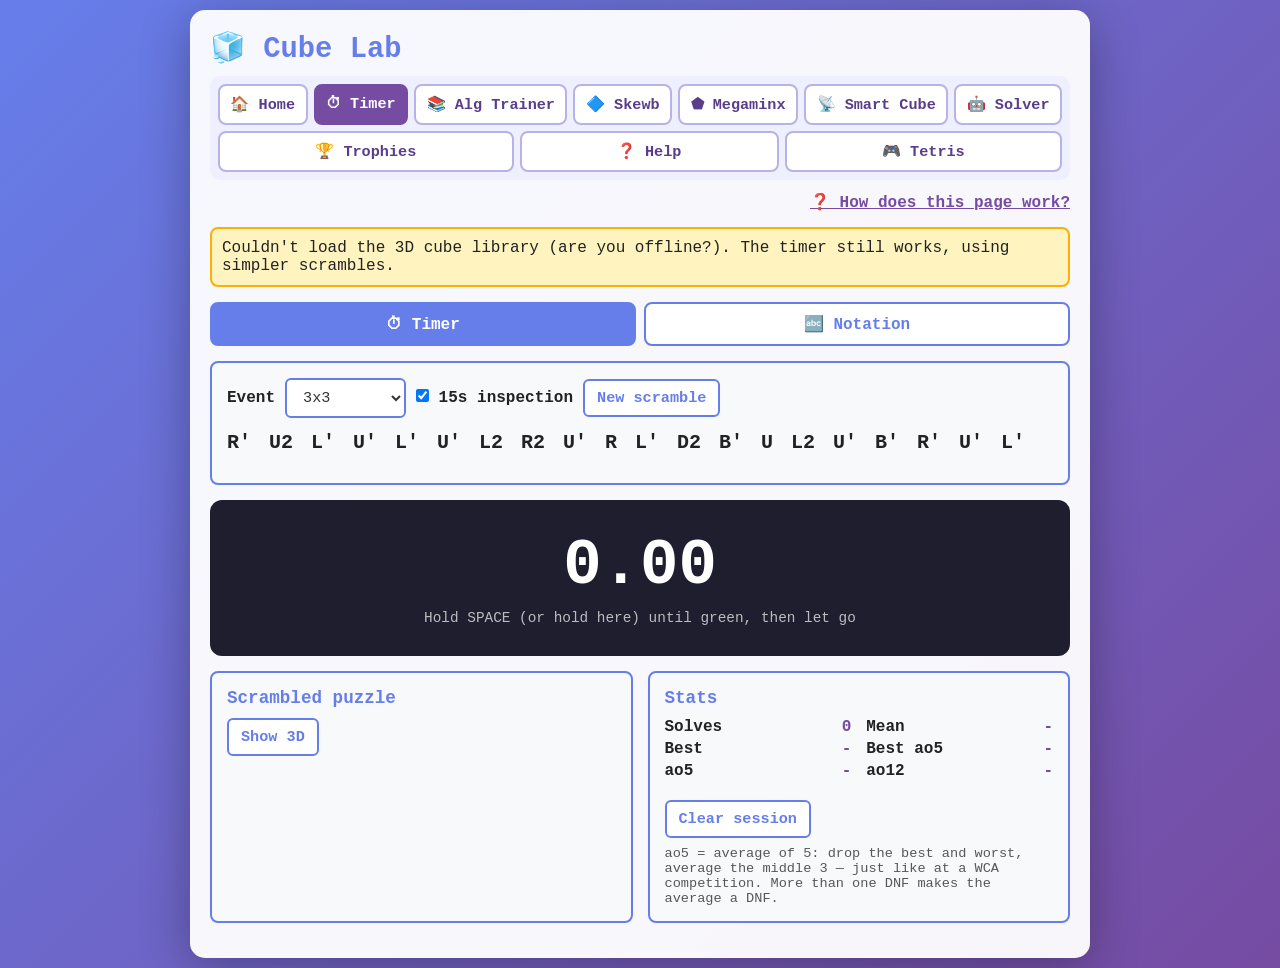
<file: rubiks.html>
<!DOCTYPE html>
<html lang="en">
<head>
    <meta charset="UTF-8">
    <meta name="viewport" content="width=device-width, initial-scale=1.0">
    <title>Cube Lab</title>
    <style>
        * {
            margin: 0;
            padding: 0;
            box-sizing: border-box;
        }

        body {
            font-family: 'Courier New', monospace;
            background: linear-gradient(135deg, #667eea 0%, #764ba2 100%);
            min-height: 100vh;
            padding: 10px;
            color: #222;
        }

        .page {
            background: rgba(255, 255, 255, 0.95);
            border-radius: 15px;
            padding: 20px;
            box-shadow: 0 10px 50px rgba(0, 0, 0, 0.3);
            max-width: 900px;
            margin: 0 auto;
        }

        header {
            display: flex;
            justify-content: space-between;
            align-items: center;
            flex-wrap: wrap;
            gap: 10px;
            margin-bottom: 15px;
        }

        h1 {
            color: #667eea;
            font-size: 1.8em;
        }

        h2 {
            color: #667eea;
            font-size: 1.1em;
            margin-bottom: 10px;
        }

        .site-nav {
            display: flex;
            gap: 6px;
            flex-wrap: wrap;
        }

        .site-nav a {
            color: #764ba2;
            font-weight: bold;
            text-decoration: none;
            padding: 6px 10px;
            border-radius: 20px;
            border: 2px solid transparent;
        }

        .site-nav a:hover { border-color: #764ba2; }

        .site-nav a.current {
            background: #764ba2;
            color: #fff;
        }

        .tabs {
            display: flex;
            gap: 8px;
            margin-bottom: 15px;
        }

        .tab {
            flex: 1;
            padding: 10px;
            border: 2px solid #667eea;
            background: #fff;
            color: #667eea;
            border-radius: 8px;
            font-family: inherit;
            font-weight: bold;
            font-size: 1em;
            cursor: pointer;
        }

        .tab.active {
            background: #667eea;
            color: #fff;
        }

        .panel { display: none; }
        .panel.active { display: block; }

        .card {
            background: #f8f9fa;
            padding: 15px;
            border-radius: 8px;
            border: 2px solid #667eea;
            margin-bottom: 15px;
        }

        .row {
            display: flex;
            gap: 10px;
            flex-wrap: wrap;
            align-items: center;
        }

        .grid-2 {
            display: grid;
            grid-template-columns: 1fr 1fr;
            gap: 15px;
        }

        @media (max-width: 700px) {
            .grid-2 { grid-template-columns: 1fr; }
        }

        button, select, input[type=text] {
            font-family: inherit;
            font-size: 0.95em;
            padding: 8px 12px;
            border-radius: 6px;
            border: 2px solid #667eea;
            background: #fff;
            color: #333;
        }

        button {
            cursor: pointer;
            font-weight: bold;
            color: #667eea;
        }

        button:hover { background: #eef0ff; }

        button.primary {
            background: #667eea;
            color: #fff;
        }

        input[type=text] { flex: 1; min-width: 0; }

        label { font-weight: bold; }

        .scramble {
            font-size: 1.25em;
            font-weight: bold;
            line-height: 1.5;
            word-spacing: 0.3em;
            margin: 10px 0;
            min-height: 1.5em;
            white-space: pre-line; /* Megaminx scrambles come in lines */
        }

        twisty-player {
            width: 100%;
            height: 260px;
        }

        /* Timer */
        .timer {
            user-select: none;
            -webkit-user-select: none;
            touch-action: none;
            text-align: center;
            padding: 30px 10px;
            border-radius: 12px;
            background: #1e1e2e;
            color: #fff;
            cursor: pointer;
            margin-bottom: 15px;
        }

        .timer .time {
            font-size: 4em;
            font-weight: bold;
            font-variant-numeric: tabular-nums;
        }

        .timer .hint {
            opacity: 0.7;
            margin-top: 8px;
            font-size: 0.9em;
        }

        .timer.holding .time { color: #ff6b6b; }
        .timer.ready .time { color: #51cf66; }
        .timer.inspecting .time { color: #ffd43b; }

        .stats {
            display: grid;
            grid-template-columns: 1fr 1fr;
            gap: 4px 15px;
        }

        .stat {
            display: flex;
            justify-content: space-between;
            font-weight: bold;
        }

        .stat span:last-child { color: #764ba2; }

        .solves {
            max-height: 260px;
            overflow-y: auto;
            margin-top: 10px;
        }

        .solve {
            display: flex;
            align-items: center;
            gap: 6px;
            padding: 4px 0;
            border-bottom: 1px solid #ddd;
        }

        .solve .n { width: 2.5em; opacity: 0.6; }
        .solve .t { flex: 1; font-weight: bold; }
        .solve button { padding: 2px 6px; font-size: 0.8em; }
        .solve button.on { background: #764ba2; color: #fff; border-color: #764ba2; }

        /* Notation */
        .moves {
            display: grid;
            grid-template-columns: repeat(6, 1fr);
            gap: 6px;
        }

        .moves button { padding: 10px 0; font-size: 1.05em; }

        .faces dt { font-weight: bold; color: #764ba2; float: left; width: 2.5em; }
        .faces dd { margin-bottom: 4px; }

        .history {
            margin-top: 10px;
            min-height: 1.5em;
            font-weight: bold;
            word-spacing: 0.3em;
        }

        .choices {
            display: grid;
            grid-template-columns: repeat(4, 1fr);
            gap: 6px;
            margin-top: 10px;
        }

        .choices button { padding: 12px 0; font-size: 1.2em; }
        .choices button.right { background: #51cf66; border-color: #51cf66; color: #fff; }
        .choices button.wrong { background: #ff6b6b; border-color: #ff6b6b; color: #fff; }

        .feedback { margin-top: 8px; font-weight: bold; min-height: 1.3em; }

        .note { font-size: 0.85em; opacity: 0.75; margin-top: 8px; }

        .warn {
            display: none;
            background: #fff3bf;
            border: 2px solid #fab005;
            border-radius: 8px;
            padding: 10px;
            margin-bottom: 15px;
        }
    </style>
</head>
<body>
    <div class="page">
        <header>
            <h1>🧊 Cube Lab</h1>
            <nav class="site-nav" data-current="rubiks.html"></nav>
        </header>

        <div class="warn" id="loadWarn">
            Couldn't load the 3D cube library (are you offline?). The timer still works, using simpler scrambles.
        </div>

        <div class="tabs">
            <button class="tab active" data-tab="timer">⏱ Timer</button>
            <button class="tab" data-tab="notation">🔤 Notation</button>
        </div>

        <!-- ============ TIMER ============ -->
        <section class="panel active" id="panel-timer">
            <div class="card">
                <div class="row">
                    <label for="event">Event</label>
                    <select id="event">
                        <option value="333">3x3</option>
                        <option value="222">2x2</option>
                        <option value="444">4x4</option>
                        <option value="pyram">Pyraminx</option>
                        <option value="skewb">Skewb</option>
                        <option value="minx">Megaminx</option>
                    </select>
                    <label><input type="checkbox" id="inspectToggle" checked> 15s inspection</label>
                    <button id="newScramble">New scramble</button>
                </div>
                <div class="scramble" id="scramble">Generating scramble…</div>
            </div>

            <div class="timer" id="timer">
                <div class="time" id="time">0.00</div>
                <div class="hint" id="timerHint">Hold SPACE (or hold here) until green, then let go</div>
            </div>

            <div class="grid-2">
                <div class="card">
                    <h2>Scrambled puzzle</h2>
                    <twisty-player id="scramblePlayer" puzzle="3x3x3" visualization="2D"
                        control-panel="none" background="none"></twisty-player>
                    <div class="row">
                        <button id="viewToggle">Show 3D</button>
                    </div>
                </div>
                <div class="card">
                    <h2>Stats</h2>
                    <div class="stats">
                        <div class="stat"><span>Solves</span><span id="sCount">0</span></div>
                        <div class="stat"><span>Mean</span><span id="sMean">-</span></div>
                        <div class="stat"><span>Best</span><span id="sBest">-</span></div>
                        <div class="stat"><span>Best ao5</span><span id="sBestAo5">-</span></div>
                        <div class="stat"><span>ao5</span><span id="sAo5">-</span></div>
                        <div class="stat"><span>ao12</span><span id="sAo12">-</span></div>
                    </div>
                    <div class="solves" id="solves"></div>
                    <div class="row" style="margin-top:10px">
                        <button id="clearSolves">Clear session</button>
                    </div>
                    <p class="note">
                        ao5 = average of 5: drop the best and worst, average the middle 3 — just like at a WCA competition.
                        More than one DNF makes the average a DNF.
                    </p>
                </div>
            </div>
        </section>

        <!-- ============ NOTATION ============ -->
        <section class="panel" id="panel-notation">
            <div class="grid-2">
                <div class="card">
                    <h2>Try the moves</h2>
                    <twisty-player id="notationPlayer" puzzle="3x3x3" control-panel="none"
                        background="none"></twisty-player>
                    <div class="moves" id="moveButtons"></div>
                    <div class="history" id="history"></div>
                    <div class="row" style="margin-top:8px">
                        <button id="resetCube">Reset cube</button>
                    </div>
                    <p class="note">Tip: drag the cube to spin it around and see the back.</p>
                </div>
                <div class="card">
                    <h2>How to read it</h2>
                    <dl class="faces">
                        <dt>R</dt><dd>Right face</dd>
                        <dt>L</dt><dd>Left face</dd>
                        <dt>U</dt><dd>Up (top) face</dd>
                        <dt>D</dt><dd>Down (bottom) face</dd>
                        <dt>F</dt><dd>Front face (facing you)</dd>
                        <dt>B</dt><dd>Back face</dd>
                    </dl>
                    <p style="margin-top:10px">
                        A letter alone = turn that face <b>clockwise</b>, as if you were looking straight at it.<br>
                        <b>'</b> (say "prime") = counter-clockwise. <b>R'</b> undoes <b>R</b>.<br>
                        <b>2</b> = half turn. <b>R2</b> is the same as <b>R R</b>.
                    </p>
                </div>
            </div>

            <div class="grid-2">
                <div class="card">
                    <h2>Name that move!</h2>
                    <twisty-player id="quizPlayer" puzzle="3x3x3" control-panel="none"
                        background="none" tempo-scale="0.6"></twisty-player>
                    <div class="row">
                        <select id="quizLevel">
                            <option value="easy">Easy: R, U, F</option>
                            <option value="hard">Hard: all faces</option>
                        </select>
                        <button id="quizReplay">Replay</button>
                        <span>Streak: <b id="streak">0</b> (best <b id="bestStreak">0</b>)</span>
                    </div>
                    <div class="choices" id="choices"></div>
                    <div class="feedback" id="feedback"></div>
                </div>
                <div class="card">
                    <h2>Algorithm playground</h2>
                    <div class="row">
                        <input type="text" id="algInput" value="R U R' U'" aria-label="Algorithm">
                        <button class="primary" id="algPlay">Play</button>
                    </div>
                    <div class="row" style="margin-top:8px" id="presets"></div>
                    <twisty-player id="algPlayer" puzzle="3x3x3" background="none"
                        style="margin-top:10px"></twisty-player>
                    <div class="feedback" id="algFeedback"></div>
                    <p class="note">
                        Challenge: how many times do you have to do <b>R U R' U'</b> before the cube is solved again?
                        Type it in a few times and find out!
                    </p>
                </div>
            </div>
        </section>
    </div>

    <script type="module">
        import "./js/nav.js";
        import { checkAchievements } from "./js/progress.js";
        // cubing.js (https://js.cubing.net/cubing/) gives us the 3D cube and official WCA-style
        // random-state scrambles. If it fails to load, we fall back to simple random-move scrambles.
        const CUBING = "https://cdn.cubing.net/v0/js/cubing/";
        let randomScrambleForEvent = null;
        let Alg = null;
        try {
            const [scrambleMod, algMod] = await Promise.all([
                import(CUBING + "scramble"),
                import(CUBING + "alg"),
                import(CUBING + "twisty"), // registers <twisty-player>
            ]);
            randomScrambleForEvent = scrambleMod.randomScrambleForEvent;
            Alg = algMod.Alg;
        } catch (err) {
            console.error("cubing.js failed to load", err);
            document.getElementById("loadWarn").style.display = "block";
        }

        const $ = (id) => document.getElementById(id);

        // ---------- Tabs ----------
        document.querySelectorAll(".tab").forEach((tab) => {
            tab.addEventListener("click", () => {
                document.querySelectorAll(".tab").forEach((t) => t.classList.toggle("active", t === tab));
                document.querySelectorAll(".panel").forEach((p) =>
                    p.classList.toggle("active", p.id === "panel-" + tab.dataset.tab));
            });
        });

        // ---------- Scrambles ----------
        const EVENTS = {
            "333": { puzzle: "3x3x3", faces: ["R", "L", "U", "D", "F", "B"], length: 20 },
            "222": { puzzle: "2x2x2", faces: ["R", "U", "F"], length: 10 },
            "444": { puzzle: "4x4x4", faces: ["R", "L", "U", "D", "F", "B", "Rw", "Uw", "Fw"], length: 40 },
            "pyram": { puzzle: "pyraminx", faces: ["R", "L", "U", "B"], length: 10 },
            "skewb": { puzzle: "skewb", faces: ["R", "L", "U", "B"], length: 10 },
            "minx": { puzzle: "megaminx" },
        };

        // Opposite faces on a cube (turning R then L then R again is wasteful).
        const AXIS = { R: "x", L: "x", Rw: "x", U: "y", D: "y", Uw: "y", F: "z", B: "z", Fw: "z" };

        // Megaminx scrambles (WCA style): 7 lines of R++/R-- D++/D-- pairs, each ending in U or U'.
        function megaminxScramble() {
            const lines = [];
            for (let line = 0; line < 7; line++) {
                const moves = [];
                let d = "++";
                for (let i = 0; i < 5; i++) {
                    d = Math.random() < 0.5 ? "++" : "--";
                    moves.push("R" + (Math.random() < 0.5 ? "++" : "--"), "D" + d);
                }
                moves.push(d === "++" ? "U" : "U'");
                lines.push(moves.join(" "));
            }
            return lines.join("\n");
        }

        function fallbackScramble(eventId) {
            if (eventId === "minx") return megaminxScramble();
            const { faces, length } = EVENTS[eventId];
            const cube = /^\d{3}$/.test(eventId); // 222, 333, 444
            const suffixes = cube ? ["", "'", "2"] : ["", "'"];
            const moves = [];
            let lastFace = null;
            let lastAxis = null;
            let axisCount = 0;
            while (moves.length < length) {
                const face = faces[Math.floor(Math.random() * faces.length)];
                if (face === lastFace) continue;
                const axis = cube ? AXIS[face] : face;
                if (axis === lastAxis && axisCount >= 2) continue;
                axisCount = axis === lastAxis ? axisCount + 1 : 1;
                lastAxis = axis;
                lastFace = face;
                moves.push(face + suffixes[Math.floor(Math.random() * suffixes.length)]);
            }
            return moves.join(" ");
        }

        let currentScramble = "";
        let scrambleRequest = 0;

        async function newScramble() {
            const eventId = $("event").value;
            const request = ++scrambleRequest;
            $("scramble").textContent = "Generating scramble…";
            let scramble;
            try {
                scramble = randomScrambleForEvent
                    ? (await randomScrambleForEvent(eventId)).toString()
                    : fallbackScramble(eventId);
            } catch (err) {
                console.error("Scramble generation failed", err);
                scramble = fallbackScramble(eventId);
            }
            if (request !== scrambleRequest) return; // a newer request replaced this one
            currentScramble = scramble;
            $("scramble").textContent = scramble;
            const player = $("scramblePlayer");
            player.puzzle = EVENTS[eventId].puzzle;
            player.experimentalSetupAlg = scramble;
            player.alg = "";
        }

        $("newScramble").addEventListener("click", newScramble);
        $("event").addEventListener("change", () => {
            $("event").blur(); // so the space bar goes to the timer, not the dropdown
            renderSolves();
            newScramble();
        });

        $("viewToggle").addEventListener("click", () => {
            const player = $("scramblePlayer");
            const is2D = player.visualization === "2D";
            player.visualization = is2D ? "3D" : "2D";
            $("viewToggle").textContent = is2D ? "Show 2D" : "Show 3D";
        });

        // ---------- Solve storage & stats ----------
        const STORAGE_KEY = "cubeLabSolves";
        let allSolves = {};
        try {
            allSolves = JSON.parse(localStorage.getItem(STORAGE_KEY)) || {};
        } catch {
            allSolves = {};
        }

        function saveSolves() {
            try {
                localStorage.setItem(STORAGE_KEY, JSON.stringify(allSolves));
            } catch {
                // Storage unavailable (private mode etc.) - solves just won't persist.
            }
        }

        function eventSolves() {
            const eventId = $("event").value;
            if (!allSolves[eventId]) allSolves[eventId] = [];
            return allSolves[eventId];
        }

        // Time that counts for a solve, in ms. DNF counts as Infinity so it sorts as the worst.
        function effectiveTime(solve) {
            if (solve.penalty === "DNF") return Infinity;
            return solve.ms + (solve.penalty === "+2" ? 2000 : 0);
        }

        // WCA-style trimmed average: drop the best and worst 5% (at least 1 each side).
        function averageOf(solves) {
            const times = solves.map(effectiveTime).sort((a, b) => a - b);
            const trim = Math.max(1, Math.ceil(times.length * 0.05));
            const middle = times.slice(trim, times.length - trim);
            if (middle.includes(Infinity)) return Infinity;
            return middle.reduce((sum, t) => sum + t, 0) / middle.length;
        }

        function formatTime(ms) {
            if (ms === null || ms === undefined) return "-";
            if (ms === Infinity) return "DNF";
            const totalCs = Math.round(ms / 10);
            const cs = totalCs % 100;
            const totalSec = Math.floor(totalCs / 100);
            const sec = totalSec % 60;
            const min = Math.floor(totalSec / 60);
            const csStr = String(cs).padStart(2, "0");
            return min > 0 ? `${min}:${String(sec).padStart(2, "0")}.${csStr}` : `${sec}.${csStr}`;
        }

        function formatSolve(solve) {
            if (solve.penalty === "DNF") return `DNF (${formatTime(solve.ms)})`;
            return formatTime(effectiveTime(solve)) + (solve.penalty === "+2" ? "+" : "");
        }

        function renderSolves() {
            const solves = eventSolves();
            const finished = solves.filter((s) => s.penalty !== "DNF");

            $("sCount").textContent = solves.length;
            $("sMean").textContent = finished.length
                ? formatTime(finished.reduce((sum, s) => sum + effectiveTime(s), 0) / finished.length)
                : "-";
            $("sBest").textContent = solves.length ? formatTime(Math.min(...solves.map(effectiveTime))) : "-";
            $("sAo5").textContent = solves.length >= 5 ? formatTime(averageOf(solves.slice(-5))) : "-";
            $("sAo12").textContent = solves.length >= 12 ? formatTime(averageOf(solves.slice(-12))) : "-";

            let bestAo5 = null;
            for (let i = 5; i <= solves.length; i++) {
                const avg = averageOf(solves.slice(i - 5, i));
                if (bestAo5 === null || avg < bestAo5) bestAo5 = avg;
            }
            $("sBestAo5").textContent = formatTime(bestAo5);

            const list = $("solves");
            list.innerHTML = "";
            for (let i = solves.length - 1; i >= 0; i--) {
                const solve = solves[i];
                const row = document.createElement("div");
                row.className = "solve";
                row.title = solve.scramble;

                const n = document.createElement("span");
                n.className = "n";
                n.textContent = i + 1 + ".";
                const t = document.createElement("span");
                t.className = "t";
                t.textContent = formatSolve(solve);
                row.append(n, t);

                for (const penalty of ["+2", "DNF"]) {
                    const btn = document.createElement("button");
                    btn.textContent = penalty;
                    btn.classList.toggle("on", solve.penalty === penalty);
                    btn.addEventListener("click", () => {
                        solve.penalty = solve.penalty === penalty ? null : penalty;
                        saveSolves();
                        renderSolves();
                    });
                    row.append(btn);
                }

                const del = document.createElement("button");
                del.textContent = "✕";
                del.title = "Delete solve";
                del.addEventListener("click", () => {
                    solves.splice(i, 1);
                    saveSolves();
                    renderSolves();
                });
                row.append(del);
                list.append(row);
            }
        }

        $("clearSolves").addEventListener("click", () => {
            if (!confirm("Delete all solves for this event?")) return;
            allSolves[$("event").value] = [];
            saveSolves();
            renderSolves();
        });

        // ---------- Timer ----------
        // Flow (like a real competition):
        //   with inspection: tap/press -> 15s inspection -> hold until green -> release to start -> any key/tap to stop
        //   without:         hold until green -> release to start -> any key/tap to stop
        const HOLD_MS = 300;
        const INSPECTION_MS = 15000;
        const timerEl = $("timer");
        const timeEl = $("time");
        const hintEl = $("timerHint");

        let state = "idle"; // idle | inspecting | running
        let holding = false;
        let ready = false;
        let holdTimeout = null;
        let inspectionStart = 0;
        let inspectionPenalty = null;
        let solveStart = 0;
        let frame = null;
        let ignoreNextUp = false;

        function setClasses() {
            timerEl.classList.toggle("holding", holding && !ready);
            timerEl.classList.toggle("ready", ready);
            timerEl.classList.toggle("inspecting", state === "inspecting" && !holding);
        }

        function inspectionLabel(elapsed) {
            if (elapsed < INSPECTION_MS) return String(Math.ceil((INSPECTION_MS - elapsed) / 1000));
            if (elapsed < INSPECTION_MS + 2000) return "+2";
            return "DNF";
        }

        function tick() {
            const now = performance.now();
            if (state === "inspecting" && !holding) {
                timeEl.textContent = inspectionLabel(now - inspectionStart);
            } else if (state === "running") {
                timeEl.textContent = formatTime(now - solveStart);
            }
            frame = requestAnimationFrame(tick);
        }

        function startHold() {
            holding = true;
            ready = false;
            holdTimeout = setTimeout(() => {
                ready = true;
                setClasses();
            }, HOLD_MS);
            if (state === "idle") timeEl.textContent = "0.00";
            setClasses();
        }

        function cancelHold() {
            clearTimeout(holdTimeout);
            holding = false;
            ready = false;
            setClasses();
        }

        function startInspection() {
            state = "inspecting";
            inspectionStart = performance.now();
            hintEl.textContent = "Inspect! Hold until green, then let go to start";
            setClasses();
        }

        function startSolve() {
            if (state === "inspecting") {
                const elapsed = performance.now() - inspectionStart;
                inspectionPenalty = elapsed >= INSPECTION_MS + 2000 ? "DNF"
                    : elapsed >= INSPECTION_MS ? "+2" : null;
            } else {
                inspectionPenalty = null;
            }
            state = "running";
            solveStart = performance.now();
            hintEl.textContent = "Press any key or tap to stop";
            cancelHold();
        }

        function stopSolve() {
            const ms = performance.now() - solveStart;
            state = "idle";
            eventSolves().push({
                ms: Math.round(ms),
                penalty: inspectionPenalty,
                scramble: currentScramble,
                date: Date.now(),
            });
            saveSolves();
            const solves = eventSolves();
            timeEl.textContent = formatSolve(solves[solves.length - 1]);
            hintEl.textContent = "Hold SPACE (or hold here) until green, then let go";
            setClasses();
            renderSolves();
            checkAchievements();
            newScramble();
        }

        function onDown() {
            if (state === "running") {
                stopSolve();
                ignoreNextUp = true;
                return;
            }
            if (state === "idle" && $("inspectToggle").checked) return; // inspection starts on release
            startHold();
        }

        function onUp() {
            if (ignoreNextUp) {
                ignoreNextUp = false;
                return;
            }
            if (state === "idle" && $("inspectToggle").checked && !holding) {
                startInspection();
                return;
            }
            if (!holding) return;
            if (ready) startSolve();
            else cancelHold();
        }

        const timerTabActive = () => $("panel-timer").classList.contains("active");
        const isTyping = (e) => e.target.matches("input[type=text], textarea, select");

        document.addEventListener("keydown", (e) => {
            if (!timerTabActive() || isTyping(e) || e.repeat) return;
            if (state === "running") {
                e.preventDefault();
                onDown();
            } else if (e.code === "Space") {
                e.preventDefault();
                onDown();
            } else if (e.code === "Escape" && state === "inspecting") {
                cancelHold();
                state = "idle";
                timeEl.textContent = "0.00";
                hintEl.textContent = "Hold SPACE (or hold here) until green, then let go";
                setClasses();
            }
        });

        document.addEventListener("keyup", (e) => {
            if (!timerTabActive() || isTyping(e)) return;
            if (e.code === "Space" || ignoreNextUp) {
                e.preventDefault();
                onUp();
            }
        });

        timerEl.addEventListener("pointerdown", (e) => {
            e.preventDefault();
            onDown();
        });
        timerEl.addEventListener("pointerup", (e) => {
            e.preventDefault();
            onUp();
        });
        // While solving, a tap anywhere stops the timer.
        document.addEventListener("pointerdown", (e) => {
            if (state === "running" && !timerEl.contains(e.target)) onDown();
        });
        document.addEventListener("pointerup", (e) => {
            if (!timerEl.contains(e.target)) ignoreNextUp = false;
        });

        // Don't let focused buttons steal the space bar from the timer.
        document.querySelectorAll("#panel-timer button, #panel-timer input[type=checkbox]").forEach((el) =>
            el.addEventListener("keydown", (e) => { if (e.code === "Space") e.preventDefault(); }));
        document.querySelectorAll("#panel-timer button").forEach((el) =>
            el.addEventListener("click", () => el.blur()));

        frame = requestAnimationFrame(tick);

        // ---------- Notation: move buttons ----------
        const FACES = ["R", "L", "U", "D", "F", "B"];
        const notationPlayer = $("notationPlayer");
        const history = [];

        for (const suffix of ["", "'", "2"]) {
            for (const face of FACES) {
                const move = face + suffix;
                const btn = document.createElement("button");
                btn.textContent = move;
                btn.addEventListener("click", () => {
                    if (!Alg) return; // cube library didn't load
                    notationPlayer.experimentalAddMove(move);
                    history.push(move);
                    $("history").textContent = history.join(" ");
                });
                $("moveButtons").append(btn);
            }
        }

        $("resetCube").addEventListener("click", () => {
            if (!Alg) return;
            notationPlayer.alg = "";
            history.length = 0;
            $("history").textContent = "";
        });

        // ---------- Notation: quiz ----------
        const quizPlayer = $("quizPlayer");
        let quizAnswer = null;
        let answered = false;
        let streak = 0;
        let bestStreak = 0;
        try {
            bestStreak = Number(localStorage.getItem("cubeLabBestStreak")) || 0;
        } catch {
            bestStreak = 0;
        }
        $("bestStreak").textContent = bestStreak;

        const pick = (list) => list[Math.floor(Math.random() * list.length)];
        const shuffle = (list) => list
            .map((v) => [Math.random(), v]).sort((a, b) => a[0] - b[0]).map(([, v]) => v);

        function playQuizMove() {
            if (!Alg) return;
            quizPlayer.alg = quizAnswer;
            quizPlayer.jumpToStart();
            setTimeout(() => quizPlayer.play(), 300);
        }

        function newQuestion() {
            const faces = $("quizLevel").value === "easy" ? ["R", "U", "F"] : FACES;
            const moves = faces.flatMap((f) => [f, f + "'", f + "2"]);
            quizAnswer = pick(moves);
            answered = false;

            // Answer plus 3 wrong options; include the tricky "prime" version when possible.
            const face = quizAnswer.replace(/['2]/, "");
            const sameFace = [face, face + "'", face + "2"].filter((m) => m !== quizAnswer);
            const others = shuffle(moves.filter((m) => m !== quizAnswer && !sameFace.includes(m)));
            const options = shuffle([quizAnswer, sameFace[0], ...others.slice(0, 2)]);

            const box = $("choices");
            box.innerHTML = "";
            for (const move of options) {
                const btn = document.createElement("button");
                btn.textContent = move;
                btn.addEventListener("click", () => answer(btn, move));
                box.append(btn);
            }
            $("feedback").textContent = "Watch the cube… which move was that?";
            playQuizMove();
        }

        function answer(btn, move) {
            if (answered) return;
            answered = true;
            const correct = move === quizAnswer;
            if (correct) {
                streak++;
                if (streak > bestStreak) {
                    bestStreak = streak;
                    try { localStorage.setItem("cubeLabBestStreak", String(bestStreak)); } catch { /* ignore */ }
                    checkAchievements();
                }
                $("feedback").textContent = "✅ Yes! Next one coming…";
            } else {
                streak = 0;
                $("feedback").textContent = `❌ That was ${quizAnswer}. Next one coming…`;
            }
            $("choices").querySelectorAll("button").forEach((b) => {
                if (b.textContent === quizAnswer) b.classList.add("right");
            });
            if (!correct) btn.classList.add("wrong");
            $("streak").textContent = streak;
            $("bestStreak").textContent = bestStreak;
            setTimeout(newQuestion, 1500);
        }

        $("quizReplay").addEventListener("click", playQuizMove);
        $("quizLevel").addEventListener("change", () => {
            streak = 0;
            $("streak").textContent = 0;
            newQuestion();
        });

        // ---------- Notation: algorithm playground ----------
        const PRESETS = [
            ["Sexy move", "R U R' U'"],
            ["Sune", "R U R' U R U2 R'"],
            ["T-Perm", "R U R' U' R' F R2 U' R' U' R U R' F'"],
            ["Checkerboard", "R2 L2 U2 D2 F2 B2"],
        ];
        const algPlayer = $("algPlayer");
        const MOVE_PATTERN = /^(\d*[RLUDFB]w?|[rludfbMESxyz])\d*'?$/;

        function playAlg() {
            if (!Alg) return;
            const text = $("algInput").value.trim();
            // Every move must look like R, U', F2, Rw, r, M, x... (brackets like (R U)2 are fine too).
            const tokens = text.replace(/\)\d*'?/g, " ").replace(/\(/g, " ").split(/\s+/).filter(Boolean);
            if (!tokens.every((t) => MOVE_PATTERN.test(t))) {
                $("algFeedback").textContent = "Hmm, I can't read that. Use letters like R U F' D2.";
                return;
            }
            $("algFeedback").textContent = "";
            algPlayer.alg = text;
            algPlayer.jumpToStart();
            setTimeout(() => algPlayer.play(), 300);
        }

        for (const [name, alg] of PRESETS) {
            const btn = document.createElement("button");
            btn.textContent = name;
            btn.addEventListener("click", () => {
                $("algInput").value = alg;
                playAlg();
            });
            $("presets").append(btn);
        }

        $("algPlay").addEventListener("click", playAlg);
        $("algInput").addEventListener("keydown", (e) => {
            if (e.key === "Enter") playAlg();
        });

        // ---------- Start ----------
        checkAchievements();
        renderSolves();
        newScramble();
        if (Alg) {
            algPlayer.alg = $("algInput").value;
            newQuestion();
        }
    </script>
</body>
</html>
</file>
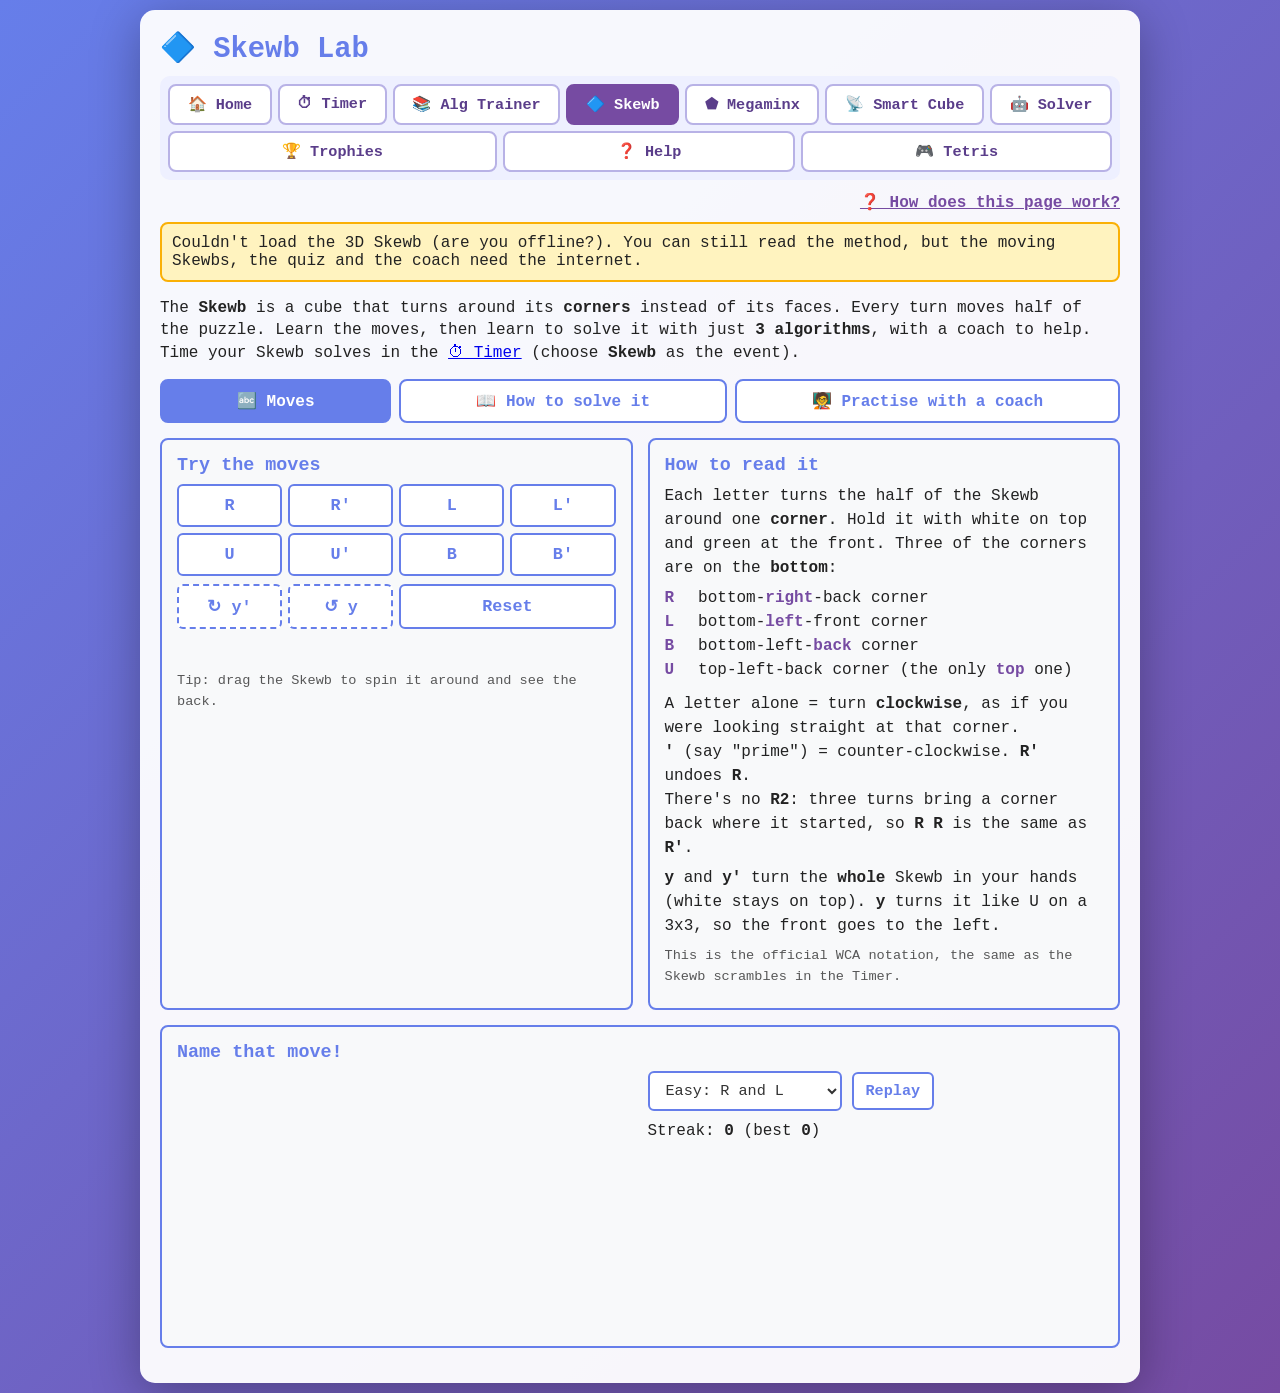
<file: skewb.html>
<!DOCTYPE html>
<html lang="en">
<head>
    <meta charset="UTF-8">
    <meta name="viewport" content="width=device-width, initial-scale=1.0">
    <title>Skewb Lab</title>
    <link rel="stylesheet" href="css/site.css">
    <style>
        .warn { display: none; }

        .tabs { display: flex; gap: 8px; margin-bottom: 15px; flex-wrap: wrap; }

        .tab {
            flex: 1 1 auto;
            padding: 10px;
            font-size: 1em;
            border-radius: 8px;
        }

        .tab.active, .tab.active:hover { background: #667eea; color: #fff; }

        .panel { display: none; }
        .panel.active { display: block; }

        twisty-player { height: 260px; }

        .moves {
            display: grid;
            grid-template-columns: repeat(4, 1fr);
            gap: 6px;
            margin-top: 8px;
        }

        .moves button { padding: 10px 0; font-size: 1.05em; }
        .moves button.turn { border-style: dashed; }

        .history {
            margin-top: 10px;
            min-height: 1.5em;
            font-weight: bold;
            word-spacing: 0.3em;
        }

        .corner-key { margin-top: 6px; line-height: 1.5; }
        .corner-key div { display: flex; gap: 8px; }
        .corner-key b { color: #764ba2; width: 1.6em; flex: none; }

        .choices {
            display: grid;
            grid-template-columns: repeat(4, 1fr);
            gap: 6px;
            margin-top: 10px;
        }

        .choices button { padding: 12px 0; font-size: 1.2em; }
        .choices button.right { background: #51cf66; border-color: #51cf66; color: #fff; }
        .choices button.wrong { background: #ff6b6b; border-color: #ff6b6b; color: #fff; }

        .feedback { margin-top: 8px; font-weight: bold; min-height: 1.3em; }

        /* Method */
        .step-num {
            display: inline-block;
            width: 1.8em;
            height: 1.8em;
            line-height: 1.8em;
            text-align: center;
            border-radius: 50%;
            background: #764ba2;
            color: #fff;
            margin-right: 6px;
        }

        .card ul, .card ol { margin: 6px 0 8px 22px; line-height: 1.5; }
        .card p { line-height: 1.5; margin-bottom: 6px; }

        .alg-box {
            background: #fff;
            border: 2px solid #b8b2e6;
            border-radius: 8px;
            padding: 10px;
            margin-top: 10px;
        }

        .alg-box .alg-name { font-weight: bold; color: #764ba2; }

        .alg-text {
            font-size: 1.3em;
            font-weight: bold;
            word-spacing: 0.3em;
            margin: 4px 0;
        }

        .alg-box twisty-player { height: 220px; }

        /* Coach */
        .coach {
            background: #1e1e2e;
            color: #fff;
            border-radius: 10px;
            padding: 14px;
            margin-bottom: 10px;
        }

        .coach h3 { color: #ffd43b; margin: 0 0 6px; }
        .coach p { line-height: 1.45; }
        .coach .todo { font-size: 1.25em; font-weight: bold; margin-top: 8px; word-spacing: 0.25em; }
        .coach .todo span { color: #ffd43b; }
        .coach .row { margin-top: 10px; }

        .scramble-text {
            font-size: 1.15em;
            font-weight: bold;
            word-spacing: 0.3em;
            margin: 6px 0;
        }

        .alg-buttons { display: grid; grid-template-columns: repeat(3, 1fr); gap: 6px; margin-top: 8px; }
        .alg-buttons button { padding: 8px 4px; }
    </style>
</head>
<body>
    <div class="page">
        <header>
            <h1>🔷 Skewb Lab</h1>
            <nav class="site-nav" data-current="skewb.html"></nav>
        </header>

        <div class="warn" id="loadWarn">
            Couldn't load the 3D Skewb (are you offline?). You can still read the method, but the moving
            Skewbs, the quiz and the coach need the internet.
        </div>

        <p class="intro">The <b>Skewb</b> is a cube that turns around its <b>corners</b> instead of its faces.
            Every turn moves half of the puzzle. Learn the moves, then learn to solve it with just
            <b>3 algorithms</b>, with a coach to help. Time your Skewb solves in the
            <a href="rubiks.html">⏱ Timer</a> (choose <b>Skewb</b> as the event).</p>

        <div class="tabs">
            <button class="tab active" data-tab="notation">🔤 Moves</button>
            <button class="tab" data-tab="method">📖 How to solve it</button>
            <button class="tab" data-tab="coach">🧑‍🏫 Practise with a coach</button>
        </div>

        <!-- ============ MOVES ============ -->
        <section class="panel active" id="panel-notation">
            <div class="grid-2">
                <div class="card">
                    <h2>Try the moves</h2>
                    <twisty-player id="notationPlayer" puzzle="skewb" control-panel="none"
                        background="none"></twisty-player>
                    <div class="moves" id="moveButtons"></div>
                    <div class="moves">
                        <button class="turn" data-turn="y'">↻ y'</button>
                        <button class="turn" data-turn="y">↺ y</button>
                        <button id="resetSkewb" style="grid-column: span 2">Reset</button>
                    </div>
                    <div class="history" id="history"></div>
                    <p class="note">Tip: drag the Skewb to spin it around and see the back.</p>
                </div>
                <div class="card">
                    <h2>How to read it</h2>
                    <p>Each letter turns the half of the Skewb around one <b>corner</b>. Hold it with white on top
                        and green at the front. Three of the corners are on the <b>bottom</b>:</p>
                    <div class="corner-key">
                        <div><b>R</b><span>bottom-<b>right</b>-back corner</span></div>
                        <div><b>L</b><span>bottom-<b>left</b>-front corner</span></div>
                        <div><b>B</b><span>bottom-left-<b>back</b> corner</span></div>
                        <div><b>U</b><span>top-left-back corner (the only <b>top</b> one)</span></div>
                    </div>
                    <p style="margin-top:10px">
                        A letter alone = turn <b>clockwise</b>, as if you were looking straight at that corner.<br>
                        <b>'</b> (say "prime") = counter-clockwise. <b>R'</b> undoes <b>R</b>.<br>
                        There's no <b>R2</b>: three turns bring a corner back where it started, so <b>R R</b> is the same as <b>R'</b>.
                    </p>
                    <p><b>y</b> and <b>y'</b> turn the <b>whole</b> Skewb in your hands (white stays on top).
                        <b>y</b> turns it like U on a 3x3, so the front goes to the left.</p>
                    <p class="note">This is the official WCA notation, the same as the Skewb scrambles in the Timer.</p>
                </div>
            </div>

            <div class="card">
                <h2>Name that move!</h2>
                <div class="grid-2">
                    <twisty-player id="quizPlayer" puzzle="skewb" control-panel="none"
                        background="none" tempo-scale="0.6"></twisty-player>
                    <div>
                        <div class="row">
                            <select id="quizLevel" aria-label="Level">
                                <option value="easy">Easy: R and L</option>
                                <option value="hard">Hard: R, L, U, B</option>
                            </select>
                            <button id="quizReplay">Replay</button>
                        </div>
                        <p style="margin-top:8px">Streak: <b id="streak">0</b> (best <b id="bestStreak">0</b>)</p>
                        <div class="choices" id="choices"></div>
                        <div class="feedback" id="feedback"></div>
                    </div>
                </div>
            </div>
        </section>

        <!-- ============ METHOD ============ -->
        <section class="panel" id="panel-method">
            <div class="card">
                <h2>The plan</h2>
                <p>This beginner method keeps the <b>white layer on top</b> the whole time, so the bottom is <b>yellow</b>.
                    (On your own Skewb you can start with any colour. The steps are the same.)</p>
                <ol>
                    <li><b>White layer</b>: the white centre plus the 4 corners around it. No algorithms, just think!</li>
                    <li><b>Twist the bottom corners</b> with the <b>Sledgehammer</b>.</li>
                    <li><b>Fix the centres</b>: the yellow centre with the <b>Bottom Swap</b>, then the sides with the <b>Side Cycle</b>.</li>
                </ol>
                <p class="note">We checked this on a computer against all 3,149,280 ways a Skewb can be mixed up:
                    after the white layer, it always finishes in 6 algorithms or fewer.</p>
            </div>

            <div class="card">
                <h2><span class="step-num">1</span>The white layer</h2>
                <p>Get the <b>white centre</b> on top with <b>4 white corners</b> around it, so the top is all white.
                    The side colours of those corners must <b>match each other</b> too (two greens next to each other, and so on).
                    The side centres don't matter yet.</p>
                <ul>
                    <li>Start with the white centre and one corner that goes with it, then add corners one at a time.</li>
                    <li>A corner on the bottom can usually go up into its place with just one or two turns. Try R, R', L, L', B and B' and watch where it goes.</li>
                    <li>If you put a corner in and it knocks another one out, undo it and try from a different side.</li>
                    <li>It's never more than 7 moves. If you get stuck, the <a href="#" data-goto="coach">coach</a> can show you a solution.</li>
                </ul>
                <p>Got it? <b>Keep the white layer on top</b> from now on.</p>
            </div>

            <div class="card">
                <h2><span class="step-num">2</span>Twist the bottom corners</h2>
                <p>Good news: the 4 bottom corners are already in the right places! Some may be <b>twisted</b>:
                    their yellow sticker is on the side instead of the bottom. Look at the bottom and count the twisted corners:</p>
                <ul>
                    <li><b>None:</b> skip to step 3.</li>
                    <li><b>All 4 twisted:</b> one side has <b>two yellow stickers</b> on its bottom corners. Turn the Skewb (y)
                        so that side is on the <b>right</b>, then do the Sledgehammer. Done!</li>
                    <li><b>2 twisted:</b> turn the Skewb so a twisted corner is at the bottom <b>front-right</b> with its
                        yellow sticker <b>facing you</b>. Do the Sledgehammer. Now all 4 are twisted: do the line above.</li>
                </ul>
                <div class="alg-box">
                    <div class="alg-name">🔨 Sledgehammer</div>
                    <div class="alg-text" data-alg="sledge"></div>
                    <twisty-player class="method-player" data-alg="sledge" puzzle="skewb" background="none"
                        experimental-setup-anchor="end"></twisty-player>
                </div>
            </div>

            <div class="card">
                <h2><span class="step-num">3</span>Fix the centres</h2>
                <h3>3a. The yellow centre</h3>
                <p>If the yellow centre isn't on the bottom, turn the Skewb so it's at the <b>front</b>, then do the <b>Bottom Swap</b>.
                    It moves the front centre to the bottom. It's the Sledgehammer, then 4 more moves.</p>
                <div class="alg-box">
                    <div class="alg-name">⬇️ Bottom Swap</div>
                    <div class="alg-text" data-alg="bottom"></div>
                    <twisty-player class="method-player" data-alg="bottom" puzzle="skewb" background="none"
                        experimental-setup-anchor="end"></twisty-player>
                </div>

                <h3>3b. The side centres</h3>
                <p>Each side centre should match the corners around it. Count how many side centres are right:</p>
                <ul>
                    <li><b>All 4:</b> solved! 🎉</li>
                    <li><b>Just 1:</b> turn the Skewb so the right one is at the <b>front</b>. Do the <b>Side Cycle</b>.
                        Not solved yet? Do it once more.</li>
                    <li><b>None:</b> do the Side Cycle once from any side. Now exactly 1 will be right, so do the line above.</li>
                </ul>
                <p class="note">You'll never see exactly 2 or 3 right. A Skewb can't do that!</p>
                <div class="alg-box">
                    <div class="alg-name">🔄 Side Cycle</div>
                    <div class="alg-text" data-alg="sides"></div>
                    <twisty-player class="method-player" data-alg="sides" puzzle="skewb" background="none"
                        experimental-setup-anchor="end"></twisty-player>
                    <p class="note">The front centre stays put. The other three swap round: back → right → left → back.</p>
                </div>
            </div>
        </section>

        <!-- ============ COACH ============ -->
        <section class="panel" id="panel-coach">
            <div class="grid-2">
                <div class="card">
                    <h2>Your Skewb</h2>
                    <p>Mix up your real Skewb with this scramble (white on top, green at the front), or just
                        practise on the screen.</p>
                    <div class="scramble-text" id="coachScramble">…</div>
                    <twisty-player id="coachPlayer" puzzle="skewb" control-panel="none" background="none"
                        tempo-scale="1.5"></twisty-player>
                    <div class="moves" id="coachMoves"></div>
                    <div class="moves">
                        <button class="turn" data-coach-turn="y'">↻ y'</button>
                        <button class="turn" data-coach-turn="y">↺ y</button>
                        <button id="coachUndo">↩ Undo</button>
                        <button id="coachNew" class="primary">New scramble</button>
                    </div>
                    <div class="alg-buttons" id="coachAlgs"></div>
                    <div class="history" id="coachHistory"></div>
                </div>
                <div>
                    <div class="coach" id="coachBox">
                        <h3 id="coachTitle">Loading…</h3>
                        <p id="coachText"></p>
                        <div class="todo" id="coachTodo"></div>
                        <div class="row">
                            <button id="coachShow">💡 Show me the moves</button>
                            <button id="coachDo" class="primary">▶ Do it for me</button>
                        </div>
                    </div>
                    <div class="card">
                        <h2>How to use the coach</h2>
                        <ul>
                            <li>The coach looks at the Skewb on the screen and tells you the next step.</li>
                            <li>Press the move and algorithm buttons to do them on the screen. Do the same on your real Skewb.</li>
                            <li><b>y</b> / <b>y'</b> turn the whole Skewb, keeping white on top.</li>
                            <li>For the white layer, try it yourself first. Stuck? Press <span style="white-space:nowrap">💡 Show me the moves</span>.</li>
                        </ul>
                    </div>
                </div>
            </div>
        </section>
    </div>

    <script type="module">
        import "./js/nav.js";
        import { checkAchievements, setFlag } from "./js/progress.js";
        import { ALGS, MOVES, createSkewbCoach } from "./js/skewb-method.js";

        // cubing.js (https://js.cubing.net/cubing/) draws the Skewb, makes official scrambles and
        // knows how every move works (the coach uses that). Without it, only the text works.
        const CUBING = "https://cdn.cubing.net/v0/js/cubing/";
        let coach = null;
        let randomScrambleForEvent = null;
        try {
            const [puzzlesMod, scrambleMod] = await Promise.all([
                import(CUBING + "puzzles"),
                import(CUBING + "scramble"),
                import(CUBING + "twisty"), // registers <twisty-player>
            ]);
            coach = createSkewbCoach(await puzzlesMod.puzzles.skewb.kpuzzle());
            randomScrambleForEvent = scrambleMod.randomScrambleForEvent;
        } catch (err) {
            console.error("cubing.js failed to load", err);
            document.getElementById("loadWarn").style.display = "block";
        }

        const $ = (id) => document.getElementById(id);
        const pick = (list) => list[Math.floor(Math.random() * list.length)];
        const shuffle = (list) => list
            .map((v) => [Math.random(), v]).sort((a, b) => a[0] - b[0]).map(([, v]) => v);
        const load = (key, fallback) => {
            try { return JSON.parse(localStorage.getItem(key)) ?? fallback; } catch { return fallback; }
        };
        const save = (key, value) => {
            try { localStorage.setItem(key, JSON.stringify(value)); } catch { /* ignore */ }
        };

        // Animate `alg` on a player, starting from `setup`.
        function playOn(player, setup, alg) {
            player.experimentalSetupAlg = setup;
            player.alg = alg;
            player.jumpToStart();
            setTimeout(() => player.play(), 250);
        }

        // ---------- Tabs ----------
        function showTab(name) {
            document.querySelectorAll(".tab").forEach((t) => t.classList.toggle("active", t.dataset.tab === name));
            document.querySelectorAll(".panel").forEach((p) => p.classList.toggle("active", p.id === "panel-" + name));
        }
        document.querySelectorAll(".tab").forEach((tab) => tab.addEventListener("click", () => showTab(tab.dataset.tab)));
        document.querySelectorAll("[data-goto]").forEach((a) => a.addEventListener("click", (e) => {
            e.preventDefault();
            showTab(a.dataset.goto);
        }));

        // ---------- Moves: try them ----------
        const notationPlayer = $("notationPlayer");
        const history = [];
        function addNotationMove(move) {
            if (!coach) return;
            playOn(notationPlayer, history.join(" "), move);
            history.push(move);
            $("history").textContent = history.join(" ");
        }
        for (const move of MOVES) {
            const btn = document.createElement("button");
            btn.textContent = move;
            btn.addEventListener("click", () => addNotationMove(move));
            $("moveButtons").append(btn);
        }
        document.querySelectorAll("[data-turn]").forEach((btn) =>
            btn.addEventListener("click", () => addNotationMove(btn.dataset.turn)));
        $("resetSkewb").addEventListener("click", () => {
            if (!coach) return;
            history.length = 0;
            notationPlayer.experimentalSetupAlg = "";
            notationPlayer.alg = "";
            $("history").textContent = "";
        });

        // ---------- Moves: quiz ----------
        const quizPlayer = $("quizPlayer");
        let quizAnswer = null;
        let answered = false;
        let streak = 0;
        let bestStreak = Number(load("skewbBestStreak", 0)) || 0;
        $("bestStreak").textContent = bestStreak;

        function newQuestion() {
            const faces = $("quizLevel").value === "easy" ? ["R", "L"] : ["R", "L", "U", "B"];
            const moves = faces.flatMap((f) => [f, f + "'"]);
            quizAnswer = pick(moves);
            answered = false;
            // The answer, its opposite direction (the tricky one), and other moves from this level to make 4.
            const opposite = quizAnswer.endsWith("'") ? quizAnswer[0] : quizAnswer + "'";
            const others = shuffle(moves.filter((m) => m !== quizAnswer && m !== opposite));
            const options = shuffle([quizAnswer, opposite, ...others.slice(0, 2)]);
            $("choices").innerHTML = "";
            for (const move of options) {
                const btn = document.createElement("button");
                btn.textContent = move;
                btn.addEventListener("click", () => answer(btn, move));
                $("choices").append(btn);
            }
            $("feedback").textContent = "Watch the Skewb… which move was that?";
            playOn(quizPlayer, "", quizAnswer);
        }

        function answer(btn, move) {
            if (answered) return;
            answered = true;
            const correct = move === quizAnswer;
            if (correct) {
                streak++;
                if (streak > bestStreak) {
                    bestStreak = streak;
                    save("skewbBestStreak", bestStreak);
                    checkAchievements();
                }
                $("feedback").textContent = "✅ Yes! Next one coming…";
            } else {
                streak = 0;
                $("feedback").textContent = `❌ That was ${quizAnswer}. Next one coming…`;
                btn.classList.add("wrong");
            }
            $("choices").querySelectorAll("button").forEach((b) => {
                if (b.textContent === quizAnswer) b.classList.add("right");
            });
            $("streak").textContent = streak;
            $("bestStreak").textContent = bestStreak;
            setTimeout(newQuestion, 1500);
        }

        $("quizReplay").addEventListener("click", () => quizAnswer && playOn(quizPlayer, "", quizAnswer));
        $("quizLevel").addEventListener("change", () => {
            streak = 0;
            $("streak").textContent = 0;
            newQuestion();
        });

        // ---------- Method ----------
        document.querySelectorAll(".alg-text[data-alg]").forEach((el) => {
            el.textContent = ALGS[el.dataset.alg].alg;
        });
        document.querySelectorAll(".method-player").forEach((p) => {
            p.alg = ALGS[p.dataset.alg].alg;
        });

        // ---------- Coach ----------
        const coachPlayer = $("coachPlayer");
        let scramble = "";
        let done = []; // groups of moves the learner did, so Undo can take back a whole algorithm
        let lastHint = null;
        let shownSolution = "";
        const TURN_WORDS = {
            y: "y (turn the whole Skewb so the front goes left)",
            "y'": "y' (turn the whole Skewb so the front goes right)",
            y2: "y2 (turn the whole Skewb half-way round)",
        };

        const doneMoves = () => done.flat().join(" ");
        const coachState = () => coach.fromAlg(`${scramble} ${doneMoves()}`);

        function coachDo(alg) {
            if (!coach || !alg.trim()) return;
            playOn(coachPlayer, `${scramble} ${doneMoves()}`, alg);
            done.push(alg.trim().split(/\s+/));
            updateCoach();
        }

        function updateCoach() {
            $("coachHistory").textContent = done.map((g) => g.join(" ")).join(" · ");
            const state = coachState();
            const hint = coach.hint(state);
            lastHint = hint;
            shownSolution = "";
            $("coachTitle").textContent = hint.title;
            $("coachText").textContent = hint.text;
            $("coachShow").style.display = hint.solveWhiteLayer ? "" : "none";
            $("coachDo").style.display = hint.step === 4 ? "none" : "";
            if (hint.solveWhiteLayer) {
                $("coachTodo").textContent = "";
            } else if (hint.step === 4) {
                $("coachTodo").textContent = "";
                setFlag("skewbCoachSolved");
                checkAchievements();
            } else {
                const name = Object.values(ALGS).find((a) => a.alg === hint.alg)?.name ?? "";
                $("coachTodo").innerHTML = "";
                if (hint.turn) {
                    const turn = document.createElement("div");
                    turn.innerHTML = "1. Turn: <span></span>";
                    turn.querySelector("span").textContent = TURN_WORDS[hint.turn];
                    $("coachTodo").append(turn);
                }
                const step = document.createElement("div");
                step.innerHTML = `${hint.turn ? "2. " : ""}${name}: <span></span>`;
                step.querySelector("span").textContent = hint.alg;
                $("coachTodo").append(step);
            }
        }

        function showSolution() {
            if (!lastHint?.solveWhiteLayer) return;
            $("coachTitle").textContent = "Thinking…";
            // Give the browser a moment to show "Thinking…" before the search.
            setTimeout(() => {
                shownSolution = coach.whiteLayerSolution(coachState()) ?? "";
                $("coachTitle").textContent = lastHint.title;
                $("coachTodo").innerHTML = "White layer: <span></span>";
                $("coachTodo").querySelector("span").textContent = shownSolution;
            }, 30);
        }

        $("coachShow").addEventListener("click", showSolution);
        $("coachDo").addEventListener("click", () => {
            if (!lastHint) return;
            if (lastHint.solveWhiteLayer) {
                const solution = shownSolution || coach.whiteLayerSolution(coachState());
                if (solution) coachDo(solution);
            } else {
                coachDo(`${lastHint.turn} ${lastHint.alg}`);
            }
        });

        for (const move of MOVES) {
            const btn = document.createElement("button");
            btn.textContent = move;
            btn.addEventListener("click", () => coachDo(move));
            $("coachMoves").append(btn);
        }
        document.querySelectorAll("[data-coach-turn]").forEach((btn) =>
            btn.addEventListener("click", () => coachDo(btn.dataset.coachTurn)));
        for (const a of Object.values(ALGS)) {
            const btn = document.createElement("button");
            btn.textContent = a.name;
            btn.title = a.alg;
            btn.addEventListener("click", () => coachDo(a.alg));
            $("coachAlgs").append(btn);
        }
        $("coachUndo").addEventListener("click", () => {
            if (!coach || !done.length) return;
            done.pop();
            coachPlayer.experimentalSetupAlg = scramble;
            coachPlayer.alg = doneMoves();
            coachPlayer.jumpToEnd();
            updateCoach();
        });

        async function newCoachScramble() {
            if (!coach) return;
            $("coachScramble").textContent = "…";
            try {
                scramble = (await randomScrambleForEvent("skewb")).toString();
            } catch {
                // Fallback: 11 random moves, never the same corner twice in a row.
                const moves = [];
                while (moves.length < 11) {
                    const m = pick(MOVES);
                    if (moves.length && moves[moves.length - 1][0] === m[0]) continue;
                    moves.push(m);
                }
                scramble = moves.join(" ");
            }
            done = [];
            $("coachScramble").textContent = scramble;
            coachPlayer.experimentalSetupAlg = scramble;
            coachPlayer.alg = "";
            updateCoach();
        }
        $("coachNew").addEventListener("click", newCoachScramble);

        // ---------- Start ----------
        checkAchievements();
        if (coach) {
            newQuestion();
            newCoachScramble();
        } else {
            $("coachTitle").textContent = "The coach needs the internet to load.";
        }
    </script>
</body>
</html>
</file>
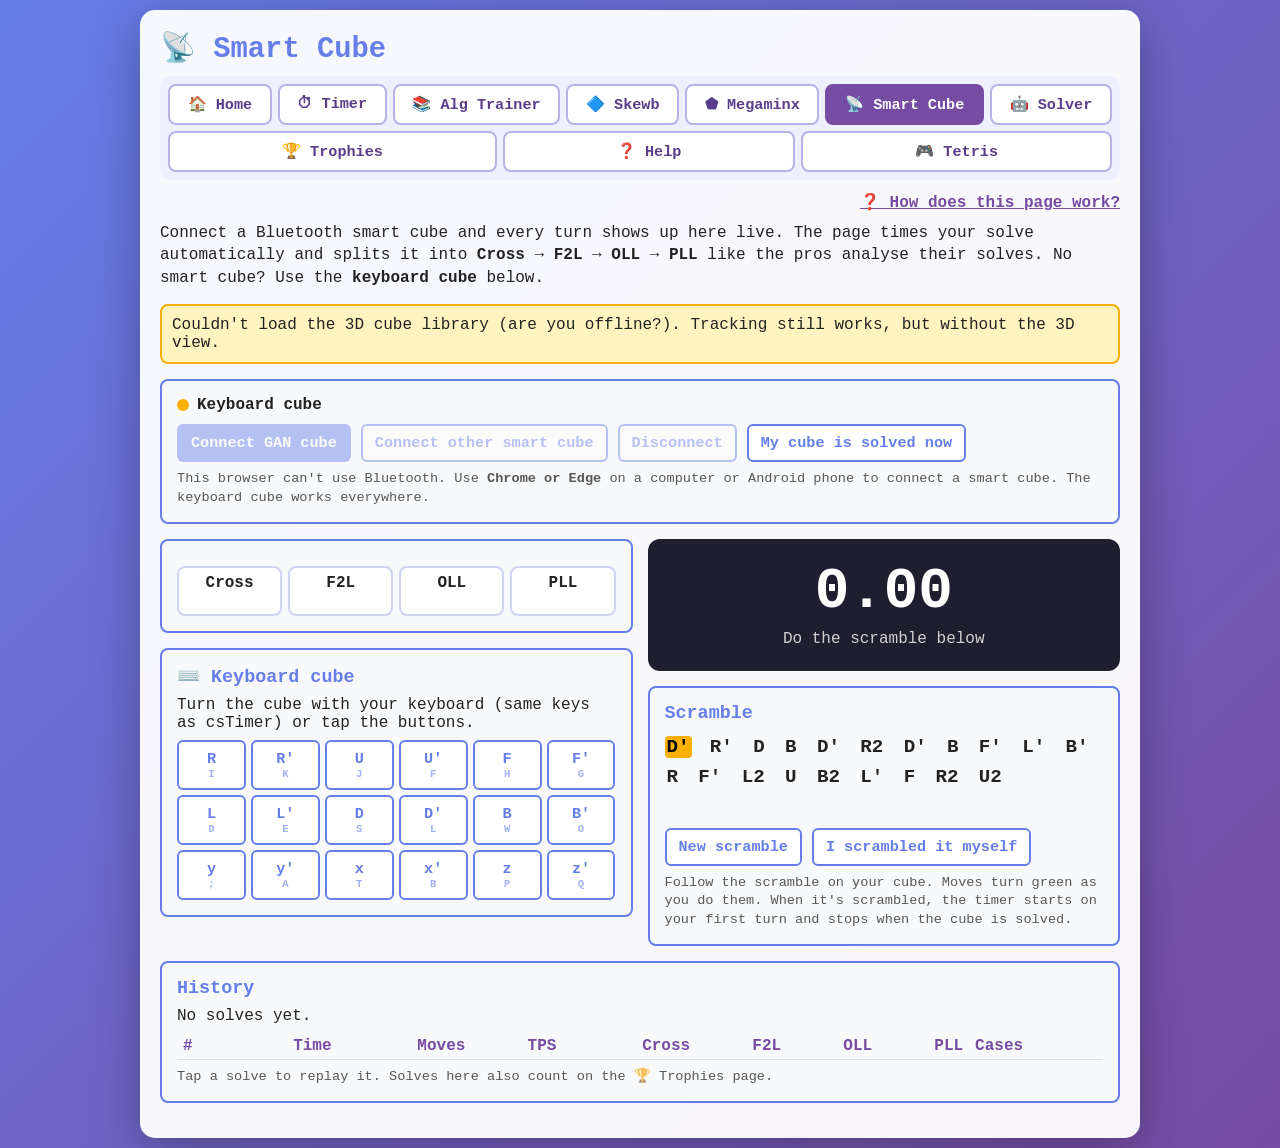
<file: smartcube.html>
<!DOCTYPE html>
<html lang="en">
<head>
    <meta charset="UTF-8">
    <meta name="viewport" content="width=device-width, initial-scale=1.0">
    <title>Smart Cube</title>
    <link rel="stylesheet" href="css/site.css">
    <style>
        .status {
            display: flex;
            align-items: center;
            gap: 8px;
            font-weight: bold;
            margin-bottom: 10px;
        }

        .dot {
            width: 12px;
            height: 12px;
            border-radius: 50%;
            background: #adb5bd;
            flex-shrink: 0;
        }

        .dot.on { background: #2f9e44; box-shadow: 0 0 8px #2f9e44; }
        .dot.virtual { background: #fab005; }

        #mirror { height: 340px; }

        .phases {
            display: grid;
            grid-template-columns: repeat(4, 1fr);
            gap: 6px;
            margin-top: 10px;
        }

        .phase {
            text-align: center;
            border: 2px solid #d0d4f0;
            border-radius: 8px;
            padding: 6px 2px;
            background: #fff;
            font-weight: bold;
        }

        .phase .t { font-size: 0.85em; color: #495057; min-height: 1.2em; }
        .phase.active { border-color: #fab005; background: #fff9db; }
        .phase.done { border-color: #2f9e44; background: #ebfbee; }

        .timer {
            text-align: center;
            padding: 20px 10px;
            border-radius: 12px;
            background: #1e1e2e;
            color: #fff;
            margin-bottom: 15px;
        }

        .timer .time {
            font-size: 3.6em;
            font-weight: bold;
            font-variant-numeric: tabular-nums;
        }

        .timer .msg { opacity: 0.8; margin-top: 6px; min-height: 1.3em; }
        .timer.ready .time { color: #51cf66; }
        .timer.solving .time { color: #fff; }

        .scramble {
            font-size: 1.2em;
            font-weight: bold;
            line-height: 1.6;
            word-spacing: 0.25em;
        }

        .scramble span { padding: 0 2px; border-radius: 4px; }
        .scramble .done { color: #2f9e44; opacity: 0.55; }
        .scramble .current { background: #fab005; color: #000; }
        .scramble .half { background: #ffe066; color: #000; }

        .undo { color: #e03131; font-weight: bold; margin-top: 6px; min-height: 1.3em; }

        .result-big {
            font-size: 1.1em;
            margin-bottom: 8px;
        }

        .case-tag {
            display: inline-block;
            padding: 3px 8px;
            border-radius: 12px;
            background: #eef0ff;
            border: 2px solid #667eea;
            font-weight: bold;
            margin: 2px 4px 2px 0;
        }

        .case-tag.skip { background: #fff3bf; border-color: #fab005; }

        .recon {
            font-size: 0.9em;
            line-height: 1.6;
            margin-top: 8px;
        }

        .recon b { color: #764ba2; }

        .keys {
            display: grid;
            grid-template-columns: repeat(6, 1fr);
            gap: 5px;
            margin-top: 8px;
        }

        .keys button { padding: 8px 0; }
        .keys button small { display: block; font-size: 0.7em; opacity: 0.6; }

        .history tr { cursor: pointer; }
        .history tr:hover td { background: #eef0ff; }

        dialog {
            border: none;
            border-radius: 12px;
            padding: 20px;
            width: min(640px, calc(100vw - 20px));
            margin: auto;
            box-shadow: 0 10px 50px rgba(0, 0, 0, 0.4);
        }

        dialog::backdrop { background: rgba(30, 30, 46, 0.6); }
        dialog twisty-player { height: 320px; }
    </style>
</head>
<body>
    <div class="page">
        <header>
            <h1>📡 Smart Cube</h1>
            <nav class="site-nav" data-current="smartcube.html"></nav>
        </header>

        <p class="intro">
            Connect a Bluetooth smart cube and every turn shows up here live. The page times your solve
            automatically and splits it into <b>Cross → F2L → OLL → PLL</b> like the pros analyse
            their solves. No smart cube? Use the <b>keyboard cube</b> below.
        </p>

        <div class="warn" id="loadWarn" style="display:none">
            Couldn't load the 3D cube library (are you offline?). Tracking still works, but without the 3D view.
        </div>

        <div class="card">
            <div class="status"><span class="dot virtual" id="dot"></span><span id="statusText">Keyboard cube</span></div>
            <div class="row">
                <button class="primary" id="connectGan">Connect GAN cube</button>
                <button id="connectOther">Connect other smart cube</button>
                <button id="disconnect" disabled>Disconnect</button>
                <button id="resetSolved" title="Use this if the screen and your real cube don't match">My cube is solved now</button>
            </div>
            <p class="note" id="btNote">
                Works in Chrome or Edge on a computer or Android (not on iPhone or iPad, where Apple blocks Bluetooth
                in the browser). <b>GAN</b> covers GAN, MoYu AI 2023 and Monster Go AI cubes. <b>Other</b> covers GoCube,
                Rubik's Connected, Giiker and older GAN cubes.
            </p>
        </div>

        <div class="grid-2">
            <div>
                <div class="card">
                    <twisty-player id="mirror" puzzle="3x3x3" control-panel="none" background="none"
                        tempo-scale="3"></twisty-player>
                    <div class="phases">
                        <div class="phase" id="ph-cross">Cross<div class="t"></div></div>
                        <div class="phase" id="ph-f2l">F2L<div class="t"></div></div>
                        <div class="phase" id="ph-oll">OLL<div class="t"></div></div>
                        <div class="phase" id="ph-pll">PLL<div class="t"></div></div>
                    </div>
                </div>
                <div class="card" id="keyboardCard">
                    <h2>⌨️ Keyboard cube</h2>
                    <p class="tip">Turn the cube with your keyboard (same keys as csTimer) or tap the buttons.</p>
                    <div class="keys" id="keys"></div>
                </div>
            </div>
            <div>
                <div class="timer" id="timer">
                    <div class="time" id="time">0.00</div>
                    <div class="msg" id="timerMsg">Do the scramble below</div>
                </div>
                <div class="card">
                    <h2>Scramble</h2>
                    <div class="scramble" id="scramble">Generating…</div>
                    <div class="undo" id="undo"></div>
                    <div class="row" style="margin-top:8px">
                        <button id="newScramble">New scramble</button>
                        <button id="startAnyway" title="Already scrambled it your own way? Start from here.">I scrambled it myself</button>
                    </div>
                    <p class="note">Follow the scramble on your cube. Moves turn green as you do them. When it's
                        scrambled, the timer starts on your first turn and stops when the cube is solved.</p>
                </div>
                <div class="card" id="resultCard" style="display:none">
                    <h2>Last solve</h2>
                    <div id="result"></div>
                    <div class="row" style="margin-top:10px">
                        <button class="primary" id="replayLast">▶ Replay solve</button>
                    </div>
                </div>
            </div>
        </div>

        <div class="card">
            <h2>History</h2>
            <div id="summary" class="row" style="margin-bottom:8px"></div>
            <div class="table-wrap">
            <table class="history">
                <thead>
                    <tr><th>#</th><th class="num">Time</th><th class="num">Moves</th><th class="num">TPS</th>
                        <th class="num">Cross</th><th class="num">F2L</th><th class="num">OLL</th><th class="num">PLL</th><th>Cases</th></tr>
                </thead>
                <tbody id="history"></tbody>
            </table>
            </div>
            <p class="note">Tap a solve to replay it. Solves here also count on the 🏆 Trophies page.</p>
        </div>
    </div>

    <dialog id="replayDialog">
        <div class="row" style="justify-content:space-between">
            <h2 id="replayTitle">Replay</h2>
            <button id="replayClose" aria-label="Close">✕</button>
        </div>
        <twisty-player id="replayPlayer" puzzle="3x3x3" background="none"></twisty-player>
        <div class="recon" id="replayRecon"></div>
    </dialog>

    <script type="module">
        import "./js/nav.js";
        import { Cube, normalOf, rotationToBottom, identifyLastLayer, simplifyMoves, invertMoves, splitAlg,
            randomMoveScramble, faceletsToPattern, parseMove, SOLVED } from "./js/cube-engine.js";
        import { OLL_ALGS, PLL_ALGS, OLL_NICKNAMES } from "./js/cube-algs.js";
        import { checkAchievements, formatTime, bestAverage } from "./js/progress.js";

        const CUBING = "https://cdn.cubing.net/v0/js/cubing/";
        const GAN_LIB = "https://cdn.jsdelivr.net/npm/gan-web-bluetooth@3.0.2/+esm";
        const $ = (id) => document.getElementById(id);

        let randomScrambleForEvent = null;
        let hasTwisty = false;
        try {
            const [scrambleMod] = await Promise.all([import(CUBING + "scramble"), import(CUBING + "twisty")]);
            randomScrambleForEvent = scrambleMod.randomScrambleForEvent;
            hasTwisty = true;
        } catch (err) {
            console.error("cubing.js failed to load", err);
            $("loadWarn").style.display = "block";
        }

        const mirror = $("mirror");

        // ---------- Tracking the real cube ----------
        let tracked = new Cube();   // what we think the real cube looks like
        let sinceSolved = [];       // moves done since it was last solved (used to replay a solve)

        function resetMirror(setupMoves) {
            if (!hasTwisty) return;
            mirror.experimentalSetupAlg = setupMoves.join(" ");
            mirror.alg = "";
        }

        // ---------- Scramble tracking ----------
        let scramble = [];       // e.g. ["R", "U2", "F'"]
        let scrambleIndex = 0;   // next scramble move to do
        let partial = 0;         // quarter turns done so far on the current scramble move's face
        let mistakes = [];       // wrong moves to undo, e.g. [{face: "R", q: 1}]
        let target = null;       // cube state once the scramble is done

        const quarters = (token) => {
            const { amount } = parseMove(token);
            return ((amount % 4) + 4) % 4;
        };
        const faceOf = (token) => parseMove(token).family;
        const moveName = (face, q) => face + ["", "", "2", "'"][q];

        function trackScramble(move) {
            const face = faceOf(move);
            const q = quarters(move);
            if (!/^[RLUDFB]$/.test(face)) return; // rotations don't change the scramble
            if (mistakes.length) {
                const last = mistakes[mistakes.length - 1];
                if (last.face === face) {
                    last.q = (last.q + q) % 4;
                    if (last.q === 0) mistakes.pop();
                } else {
                    mistakes.push({ face, q });
                }
                return;
            }
            if (scrambleIndex >= scramble.length) {
                mistakes.push({ face, q });
                return;
            }
            const want = scramble[scrambleIndex];
            const wantQ = quarters(want);
            if (face === faceOf(want)) {
                partial = (partial + q) % 4;
                if (partial === wantQ) {
                    scrambleIndex++;
                    partial = 0;
                } else if (wantQ === 2 && partial !== 0) {
                    // halfway through a double turn - keep going
                } else if (partial !== 0) {
                    mistakes.push({ face, q: (partial - wantQ + 4) % 4 });
                    scrambleIndex++;
                    partial = 0;
                }
            } else {
                if (partial) mistakes.push({ face: faceOf(want), q: partial });
                partial = 0;
                mistakes.push({ face, q });
            }
        }

        function renderScramble() {
            const box = $("scramble");
            box.innerHTML = "";
            scramble.forEach((m, i) => {
                const span = document.createElement("span");
                span.textContent = m;
                if (i < scrambleIndex) span.className = "done";
                else if (i === scrambleIndex && phase === "scrambling") span.className = partial ? "half" : "current";
                box.append(span, " ");
            });
            $("undo").textContent = mistakes.length
                ? "Oops! Undo with: " + mistakes.slice().reverse().map((m) => moveName(m.face, (4 - m.q) % 4)).join(" ")
                : "";
        }

        async function newScramble(keepResult = false) {
            $("scramble").textContent = "Generating…";
            let text;
            try {
                text = randomScrambleForEvent ? (await randomScrambleForEvent("333")).toString() : randomMoveScramble();
            } catch {
                text = randomMoveScramble();
            }
            scramble = text.split(" ");
            scrambleIndex = 0;
            partial = 0;
            mistakes = [];
            target = tracked.clone().apply(scramble).toString();
            setPhase("scrambling", keepResult);
            renderScramble();
        }

        // ---------- Solve state ----------
        let phase = "scrambling"; // scrambling | ready | solving
        let solve = null;
        let frame = null;

        function setPhase(p, keepResult = false) {
            phase = p;
            $("timer").className = "timer " + p;
            if (p === "scrambling") {
                // Right after a solve, leave the time and splits up until the next scramble is done.
                if (!keepResult) $("timerMsg").textContent = "Do the scramble below";
            } else if (p === "ready") {
                $("timerMsg").textContent = "Scrambled! The timer starts on your first turn";
                $("time").textContent = "0.00";
                clearPhases();
            } else if (p === "solving") {
                $("timerMsg").textContent = "Solving… stops automatically when solved";
            }
        }

        function clearPhases() {
            for (const id of ["cross", "f2l", "oll", "pll"]) {
                $("ph-" + id).className = "phase";
                $("ph-" + id).querySelector(".t").textContent = "";
            }
        }

        function startSolve(t) {
            solve = {
                start: t,
                setup: simplifyMoves(sinceSolved),
                moves: [],
                cross: null, f2l: null, oll: null,
                crossFace: null, f2lState: null, ollState: null,
            };
            setPhase("solving");
            $("ph-cross").classList.add("active");
            cancelAnimationFrame(frame);
            const tick = () => {
                if (phase !== "solving") return;
                $("time").textContent = formatTime(performance.now() - solve.start);
                frame = requestAnimationFrame(tick);
            };
            tick();
        }

        function markPhase(id, since, t) {
            const el = $("ph-" + id);
            el.className = "phase done";
            el.querySelector(".t").textContent = formatTime(t - since);
            const next = { cross: "f2l", f2l: "oll", oll: "pll" }[id];
            if (next) $("ph-" + next).classList.add("active");
        }

        function checkPhases(t) {
            const n = solve.moves.length;
            if (!solve.cross) {
                const face = tracked.solvedCrossFace();
                if (face) {
                    solve.crossFace = face;
                    solve.cross = { t, n };
                    markPhase("cross", solve.start, t);
                }
            }
            const down = solve.crossFace && normalOf(solve.crossFace);
            if (solve.cross && !solve.f2l && tracked.f2lSolved(down)) {
                solve.f2l = { t, n };
                solve.f2lState = tracked.clone();
                markPhase("f2l", solve.cross.t, t);
            }
            if (solve.f2l && !solve.oll && tracked.ollSolved(down)) {
                solve.oll = { t, n };
                solve.ollState = tracked.clone();
                markPhase("oll", solve.f2l.t, t);
            }
        }

        function nameCase(state, cases, kind) {
            const onBottom = state.clone().apply(rotationToBottom(solve.crossFace));
            const found = identifyLastLayer(onBottom, cases, kind);
            if (!found) return null;
            return kind === "oll"
                ? `OLL ${found.name}` + (OLL_NICKNAMES[found.name] ? ` · ${OLL_NICKNAMES[found.name]}` : "")
                : `${found.name}-Perm`;
        }

        function finishSolve(t) {
            cancelAnimationFrame(frame);
            markPhase("pll", solve.oll.t, t);
            const moves = solve.moves;
            const ms = t - solve.start;
            const phaseMoves = (a, b) => b - a;
            const record = {
                date: Date.now(),
                ms,
                moveCount: moves.length,
                tps: moves.length / Math.max(ms / 1000, 0.001),
                split: {
                    cross: solve.cross.t - solve.start,
                    f2l: solve.f2l.t - solve.cross.t,
                    oll: solve.oll.t - solve.f2l.t,
                    pll: t - solve.oll.t,
                },
                splitMoves: {
                    cross: solve.cross.n,
                    f2l: phaseMoves(solve.cross.n, solve.f2l.n),
                    oll: phaseMoves(solve.f2l.n, solve.oll.n),
                    pll: phaseMoves(solve.oll.n, moves.length),
                },
                crossMoves: solve.cross.n,
                crossFace: solve.crossFace,
                ollSkip: solve.oll.n === solve.f2l.n,
                pllSkip: solve.oll.n === moves.length,
                ollCase: null,
                pllCase: null,
                setup: solve.setup.join(" "),
                solution: moves.map((m) => m.m).join(" "),
            };
            if (!record.ollSkip) record.ollCase = nameCase(solve.f2lState, OLL_ALGS, "oll");
            if (!record.pllSkip) record.pllCase = nameCase(solve.ollState, PLL_ALGS, "pll");

            $("time").textContent = formatTime(ms);
            $("timerMsg").textContent = "Solved! 🎉 Do the next scramble to go again";
            saveSolve(record);
            showResult(record);
            renderHistory();
            checkAchievements();
            solve = null;
            sinceSolved = [];
            newScramble(true);
        }

        // ---------- Every move from any source ends up here ----------
        function onMove(move, t = performance.now()) {
            try {
                parseMove(move);
            } catch {
                return; // ignore anything we don't understand
            }
            if (phase === "ready") startSolve(t);
            tracked.move(move);
            if (hasTwisty) {
                try {
                    mirror.experimentalAddMove(move);
                } catch (err) {
                    console.error(err);
                }
            }
            if (phase === "solving") {
                solve.moves.push({ m: move, t });
                checkPhases(t);
                if (tracked.isSolved()) finishSolve(t);
                return;
            }
            sinceSolved.push(move);
            if (tracked.isSolved()) sinceSolved = [];
            trackScramble(move);
            if (target && tracked.toString() === target) {
                mistakes = [];
                scrambleIndex = scramble.length;
                setPhase("ready");
            }
            renderScramble();
        }

        // The cube is solved right now (fixes things if the screen got out of step with the real cube).
        function markSolved() {
            tracked = new Cube();
            sinceSolved = [];
            resetMirror([]);
            if (conn?.kind === "gan") conn.api.sendCubeCommand({ type: "REQUEST_RESET" }).catch(() => {});
            newScramble();
        }

        $("resetSolved").addEventListener("click", markSolved);
        $("newScramble").addEventListener("click", () => {
            if (phase !== "solving") newScramble();
        });
        $("startAnyway").addEventListener("click", () => {
            if (phase === "solving" || tracked.isSolved()) return;
            mistakes = [];
            scrambleIndex = scramble.length;
            setPhase("ready");
            renderScramble();
        });

        // ---------- Saving and showing solves ----------
        const STORE = "cubeLabSmartSolves";
        let history = [];
        try {
            history = JSON.parse(localStorage.getItem(STORE)) || [];
        } catch {
            history = [];
        }

        function saveSolve(record) {
            history.push(record);
            if (history.length > 500) history = history.slice(-500);
            try {
                localStorage.setItem(STORE, JSON.stringify(history));
            } catch {
                // Storage unavailable - the solve still shows for this visit.
            }
        }

        const tag = (text, skip) => `<span class="case-tag${skip ? " skip" : ""}">${text}</span>`;

        function caseTags(r) {
            return (r.ollSkip ? tag("OLL skip! 🎉", true) : r.ollCase ? tag(r.ollCase) : "")
                + (r.pllSkip ? tag("PLL skip! 🎉", true) : r.pllCase ? tag(r.pllCase) : "");
        }

        function showResult(r) {
            $("resultCard").style.display = "";
            const rows = ["cross", "f2l", "oll", "pll"].map((p) => {
                const secs = r.split[p] / 1000;
                const tps = secs > 0 ? (r.splitMoves[p] / secs).toFixed(1) : "-";
                return `<tr><td>${p.toUpperCase()}</td><td class="num">${formatTime(r.split[p])}</td>
                    <td class="num">${r.splitMoves[p]}</td><td class="num">${tps}</td></tr>`;
            }).join("");
            $("result").innerHTML = `
                <div class="result-big"><b>${formatTime(r.ms)}</b> · ${r.moveCount} moves · ${r.tps.toFixed(2)} TPS</div>
                <div>${caseTags(r)}</div>
                <table style="margin-top:8px">
                    <thead><tr><th>Step</th><th class="num">Time</th><th class="num">Moves</th><th class="num">TPS</th></tr></thead>
                    <tbody>${rows}</tbody>
                </table>`;
            $("replayLast").onclick = () => openReplay(r);
        }

        function renderHistory() {
            const body = $("history");
            body.innerHTML = "";
            history.slice().reverse().slice(0, 25).forEach((r, i) => {
                const tr = document.createElement("tr");
                const cells = [
                    history.length - i,
                    formatTime(r.ms), r.moveCount, r.tps.toFixed(2),
                    formatTime(r.split.cross), formatTime(r.split.f2l), formatTime(r.split.oll), formatTime(r.split.pll),
                ];
                tr.innerHTML = cells.map((c, j) => `<td class="${j ? "num" : ""}">${c}</td>`).join("")
                    + `<td>${r.ollSkip ? "OLL skip" : (r.ollCase || "").replace(/ ·.*/, "")}${r.pllSkip ? " · PLL skip" : r.pllCase ? " · " + r.pllCase : ""}</td>`;
                tr.addEventListener("click", () => openReplay(r));
                body.append(tr);
            });

            const summary = $("summary");
            if (!history.length) {
                summary.textContent = "No solves yet.";
                return;
            }
            const asTimes = history.map((r) => ({ ms: r.ms, penalty: null }));
            const last12 = history.slice(-12);
            const mean = (key) => last12.reduce((s, r) => s + r.split[key], 0) / last12.length;
            summary.innerHTML = `
                <span><b>Best:</b> ${formatTime(Math.min(...history.map((r) => r.ms)))}</span>
                <span><b>Best ao5:</b> ${formatTime(bestAverage(asTimes, 5))}</span>
                <span><b>Avg splits (last ${last12.length}):</b> cross ${formatTime(mean("cross"))} ·
                    F2L ${formatTime(mean("f2l"))} · OLL ${formatTime(mean("oll"))} · PLL ${formatTime(mean("pll"))}</span>`;
        }

        // ---------- Replay ----------
        const replayPlayer = $("replayPlayer");

        function openReplay(r) {
            $("replayTitle").textContent = `Replay: ${formatTime(r.ms)} (${r.moveCount} moves)`;
            if (hasTwisty) {
                replayPlayer.experimentalSetupAlg = r.setup;
                replayPlayer.alg = r.solution;
                replayPlayer.jumpToStart();
            }
            const moves = r.solution.split(" ");
            const m = r.splitMoves;
            const part = (label, from, to, extra) =>
                `<div><b>${label}</b> (${to - from} moves${extra ? ", " + extra : ""}): ${moves.slice(from, to).join(" ") || "-"}</div>`;
            const a = m.cross;
            const b = a + m.f2l;
            const c = b + m.oll;
            $("replayRecon").innerHTML =
                `<div><b>Scramble state</b>: ${r.setup || "(solved)"}</div>`
                + part("Cross", 0, a, `on ${faceName(r.crossFace)}`)
                + part("F2L", a, b)
                + part("OLL", b, c, r.ollSkip ? "skip!" : r.ollCase)
                + part("PLL", c, moves.length, r.pllSkip ? "skip!" : r.pllCase);
            $("replayDialog").showModal();
            if (hasTwisty) setTimeout(() => replayPlayer.play(), 400);
        }

        function faceName(face) {
            return { U: "top", D: "bottom", F: "front", B: "back", R: "right", L: "left" }[face] || "?";
        }

        $("replayClose").addEventListener("click", () => $("replayDialog").close());
        $("replayDialog").addEventListener("close", () => hasTwisty && replayPlayer.pause());

        // ---------- Keyboard cube ----------
        // Same layout as csTimer's virtual cube.
        const KEYS = {
            i: "R", k: "R'", j: "U", f: "U'", h: "F", g: "F'",
            d: "L", e: "L'", s: "D", l: "D'", w: "B", o: "B'",
            ";": "y", a: "y'", t: "x", b: "x'", p: "z", q: "z'",
        };

        for (const [key, move] of Object.entries(KEYS)) {
            const btn = document.createElement("button");
            btn.innerHTML = `${move}<small>${key.toUpperCase()}</small>`;
            btn.addEventListener("click", () => onMove(move));
            $("keys").append(btn);
        }

        document.addEventListener("keydown", (e) => {
            if (e.ctrlKey || e.metaKey || e.altKey || e.repeat) return;
            if (e.target.matches("input, select, textarea") || $("replayDialog").open) return;
            const move = KEYS[e.key.toLowerCase()];
            if (move) {
                e.preventDefault();
                onMove(move);
            }
        });

        // ---------- Bluetooth ----------
        let conn = null; // { kind: "gan" | "cubing", api }

        function setStatus(text, state) {
            $("statusText").textContent = text;
            $("dot").className = "dot " + (state || "");
            $("disconnect").disabled = !conn;
        }

        if (!navigator.bluetooth) {
            $("connectGan").disabled = true;
            $("connectOther").disabled = true;
            $("btNote").innerHTML = "This browser can't use Bluetooth. Use <b>Chrome or Edge</b> on a computer or Android " +
                "phone to connect a smart cube. The keyboard cube works everywhere.";
        }

        // A GAN cube tells us exactly how it looks, so we can sync even if it isn't solved.
        async function syncFromFacelets(facelets) {
            if (facelets === tracked.toString()) return;
            tracked = new Cube(facelets);
            sinceSolved = [];
            if (facelets === SOLVED) {
                resetMirror([]);
            } else {
                try {
                    const solution = await solveFacelets(facelets);
                    sinceSolved = invertMoves(solution);
                    resetMirror(sinceSolved);
                } catch (err) {
                    console.error(err);
                    setStatus("Connected, but couldn't read the cube. Solve it and press 'My cube is solved now'", "on");
                }
            }
            newScramble();
        }

        async function solveFacelets(facelets) {
            const { pieces, errors } = faceletsToPattern(facelets);
            if (errors) throw new Error(errors[0]);
            const [{ cube3x3x3 }, { KPattern }, { experimentalSolve3x3x3IgnoringCenters }] = await Promise.all([
                import(CUBING + "puzzles"), import(CUBING + "kpuzzle"), import(CUBING + "search"),
            ]);
            const kpuzzle = await cube3x3x3.kpuzzle();
            const alg = await experimentalSolve3x3x3IgnoringCenters(new KPattern(kpuzzle, pieces));
            return splitAlg(alg.toString());
        }

        $("connectGan").addEventListener("click", async () => {
            try {
                setStatus("Connecting… pick your cube in the pop-up");
                const { connectGanCube } = await import(GAN_LIB);
                const api = await connectGanCube(async (device, isFallbackCall) => {
                    if (!isFallbackCall) return null; // let the library find the address itself first
                    return prompt("Your browser couldn't read the cube's address automatically.\n" +
                        "Type the cube's MAC address (shown in the GAN app, like AB:12:CD:34:EF:56):");
                });
                conn = { kind: "gan", api };
                setStatus(`Connected: ${api.deviceName}`, "on");
                api.events$.subscribe((event) => {
                    if (event.type === "MOVE") onMove(event.move);
                    else if (event.type === "FACELETS" && phase !== "solving") syncFromFacelets(event.facelets);
                    else if (event.type === "BATTERY") setStatus(`Connected: ${api.deviceName} · battery ${event.batteryLevel}%`, "on");
                    else if (event.type === "DISCONNECT") {
                        conn = null;
                        setStatus("Disconnected - using keyboard cube", "virtual");
                    }
                });
                await api.sendCubeCommand({ type: "REQUEST_FACELETS" });
                await api.sendCubeCommand({ type: "REQUEST_BATTERY" });
            } catch (err) {
                console.error(err);
                conn = null;
                setStatus(`Couldn't connect (${err.message || err}). Using keyboard cube.`, "virtual");
            }
        });

        $("connectOther").addEventListener("click", async () => {
            try {
                setStatus("Connecting… pick your cube in the pop-up");
                const { connectSmartPuzzle } = await import(CUBING + "bluetooth");
                const api = await connectSmartPuzzle();
                conn = { kind: "cubing", api };
                api.addAlgLeafListener((e) => onMove(e.latestAlgLeaf.toString()));
                setStatus(`Connected: ${api.name() || "smart cube"} - if your cube isn't solved, solve it and press "My cube is solved now"`, "on");
                markSolved();
            } catch (err) {
                console.error(err);
                conn = null;
                setStatus(`Couldn't connect (${err.message || err}). Using keyboard cube.`, "virtual");
            }
        });

        $("disconnect").addEventListener("click", async () => {
            try {
                if (conn?.kind === "gan") await conn.api.disconnect();
                else conn?.api.disconnect();
            } catch (err) {
                console.error(err);
            }
            conn = null;
            setStatus("Keyboard cube", "virtual");
        });

        // ---------- Start ----------
        renderHistory();
        if (history.length) showResult(history[history.length - 1]);
        checkAchievements();
        newScramble();

        // For automated tests: lets a test feed moves in like a smart cube would.
        window.cubeLabTestHook = { onMove, syncFromFacelets, get tracked() { return tracked.toString(); }, get phase() { return phase; } };
    </script>
</body>
</html>
</file>
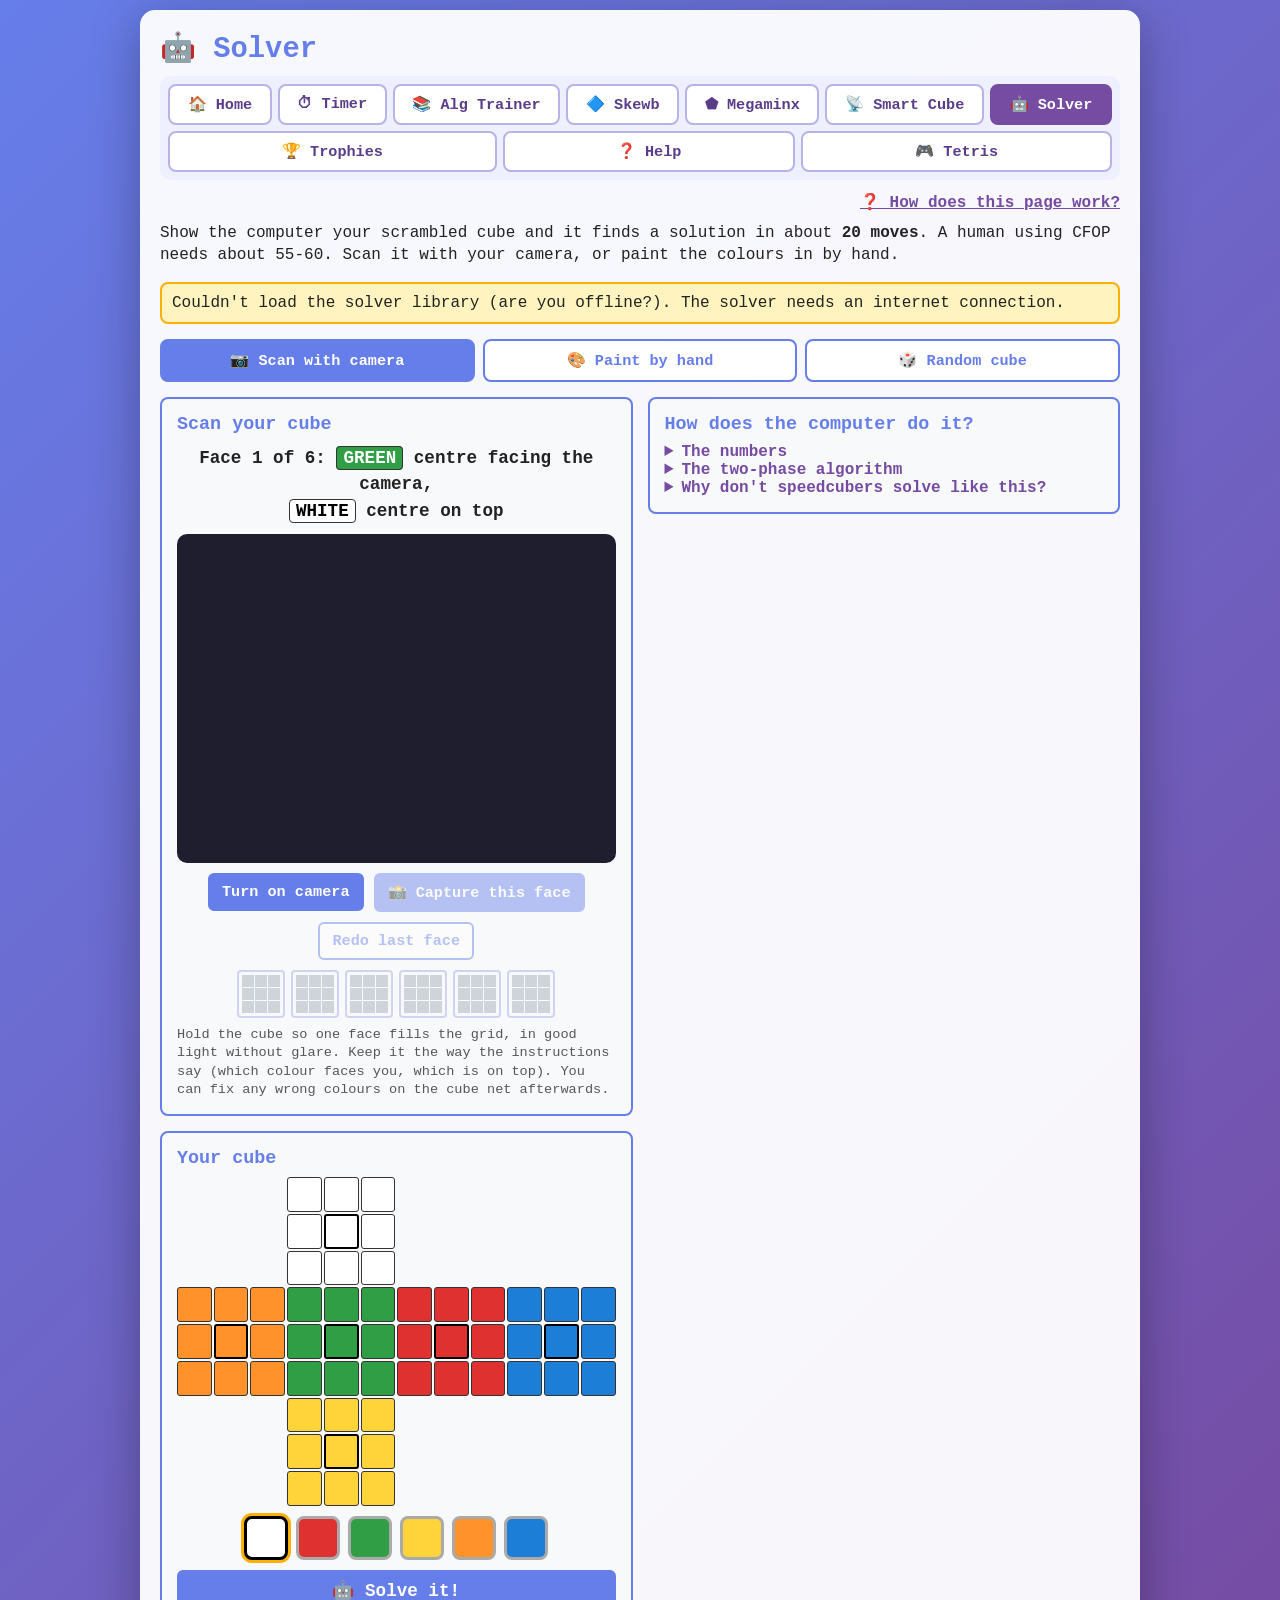
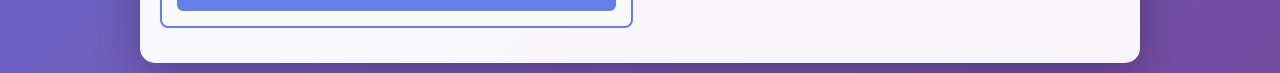
<file: solver.html>
<!DOCTYPE html>
<html lang="en">
<head>
    <meta charset="UTF-8">
    <meta name="viewport" content="width=device-width, initial-scale=1.0">
    <title>Cube Solver</title>
    <link rel="stylesheet" href="css/site.css">
    <style>
        .tabs {
            display: grid;
            grid-template-columns: repeat(3, 1fr);
            gap: 8px;
            margin-bottom: 15px;
        }

        .tab {
            padding: 10px 4px;
            border: 2px solid #667eea;
            background: #fff;
            color: #667eea;
            border-radius: 8px;
        }

        .tab.active { background: #667eea; color: #fff; }

        .panel { display: none; }
        .panel.active { display: block; }

        /* The cube net: U on top, L F R B across the middle, D underneath */
        .net {
            display: grid;
            grid-template-columns: repeat(12, 1fr);
            gap: 2px;
            max-width: 480px;
            margin: 0 auto;
        }

        .sticker {
            aspect-ratio: 1;
            border: 1px solid #333;
            border-radius: 3px;
            padding: 0;
            cursor: pointer;
        }

        .sticker.center { cursor: default; border: 2px solid #000; }
        .sticker.unknown { background: #ced4da !important; }

        .palette { display: flex; gap: 8px; flex-wrap: wrap; justify-content: center; margin: 10px 0; }

        .swatch {
            width: 44px;
            height: 44px;
            border-radius: 8px;
            border: 3px solid #aaa;
            padding: 0;
        }

        .swatch.selected { border-color: #000; box-shadow: 0 0 0 3px #fab005; }

        .camera-box {
            position: relative;
            max-width: 480px;
            margin: 0 auto;
        }

        #camCanvas {
            width: 100%;
            border-radius: 10px;
            background: #1e1e2e;
            display: block;
        }

        .scan-step {
            font-size: 1.1em;
            font-weight: bold;
            text-align: center;
            margin: 10px 0;
            line-height: 1.5;
        }

        .color-word { padding: 1px 6px; border-radius: 4px; border: 1px solid #333; }

        .scanned-faces { display: flex; gap: 6px; flex-wrap: wrap; justify-content: center; margin-top: 10px; }

        .mini-face {
            display: grid;
            grid-template-columns: repeat(3, 12px);
            gap: 1px;
            padding: 3px;
            border: 2px solid #d0d4f0;
            border-radius: 4px;
        }

        .mini-face.done { border-color: #2f9e44; }
        .mini-face div { width: 12px; height: 12px; background: #ced4da; }

        .solution-moves { line-height: 2; word-spacing: 0.2em; }

        .solution-moves span {
            padding: 2px 5px;
            border-radius: 4px;
            cursor: pointer;
        }

        .solution-moves span.done { color: #2f9e44; opacity: 0.6; }
        .solution-moves span.current { background: #fab005; color: #000; font-weight: bold; }

        .follow-move {
            text-align: center;
            font-size: 2.6em;
            font-weight: bold;
            color: #764ba2;
            min-height: 1.3em;
        }

        .follow-words { text-align: center; min-height: 1.4em; margin-bottom: 8px; }

        .stats-row {
            display: grid;
            grid-template-columns: repeat(3, 1fr);
            gap: 8px;
            text-align: center;
            margin: 10px 0;
        }

        .stat-box {
            background: #fff;
            border: 2px solid #d0d4f0;
            border-radius: 8px;
            padding: 8px 4px;
        }

        .stat-box b { display: block; font-size: 1.6em; color: #764ba2; }
    </style>
</head>
<body>
    <div class="page">
        <header>
            <h1>🤖 Solver</h1>
            <nav class="site-nav" data-current="solver.html"></nav>
        </header>

        <p class="intro">
            Show the computer your scrambled cube and it finds a solution in about <b>20 moves</b>.
            A human using CFOP needs about 55-60. Scan it with your camera, or paint the colours in by hand.
        </p>

        <div class="warn" id="loadWarn" style="display:none">
            Couldn't load the solver library (are you offline?). The solver needs an internet connection.
        </div>

        <div class="tabs">
            <button class="tab active" data-tab="camera">📷 Scan with camera</button>
            <button class="tab" data-tab="paint">🎨 Paint by hand</button>
            <button class="tab" data-tab="random">🎲 Random cube</button>
        </div>

        <div class="grid-2">
            <div>
                <section class="panel card active" id="panel-camera">
                    <h2>Scan your cube</h2>
                    <div class="scan-step" id="scanStep"></div>
                    <div class="camera-box">
                        <canvas id="camCanvas" width="480" height="360"></canvas>
                    </div>
                    <div class="row" style="justify-content:center;margin-top:10px">
                        <button class="primary" id="camStart">Turn on camera</button>
                        <button class="primary" id="camCapture" disabled>📸 Capture this face</button>
                        <button id="camRedo" disabled>Redo last face</button>
                    </div>
                    <div class="scanned-faces" id="scannedFaces"></div>
                    <p class="note">
                        Hold the cube so one face fills the grid, in good light without glare. Keep it the
                        way the instructions say (which colour faces you, which is on top). You can fix any
                        wrong colours on the cube net afterwards.
                    </p>
                </section>

                <section class="panel card" id="panel-paint">
                    <h2>Paint the colours</h2>
                    <p class="tip">Pick a colour, then tap stickers on the net. Hold your cube with
                        <b>white on top</b> and <b>green facing you</b> and copy each face as you see it.</p>
                    <div class="row" style="justify-content:center">
                        <button id="clearNet">Clear all</button>
                        <button id="solvedNet">Reset to solved</button>
                    </div>
                </section>

                <section class="panel card" id="panel-random">
                    <h2>Try a random cube</h2>
                    <p class="tip">No cube handy? Make a random scramble and watch the computer solve it.</p>
                    <button class="primary" id="randomCube">🎲 Scramble a random cube</button>
                    <p class="note" id="randomScramble"></p>
                </section>

                <div class="card">
                    <h2>Your cube</h2>
                    <div class="net" id="net"></div>
                    <div class="palette" id="palette"></div>
                    <div id="netError"></div>
                    <button class="primary" id="solveBtn" style="width:100%;font-size:1.1em">🤖 Solve it!</button>
                </div>
            </div>

            <div>
                <div class="card" id="solutionCard" style="display:none">
                    <h2>Solution</h2>
                    <div class="stats-row">
                        <div class="stat-box"><b id="moveCount">0</b>moves</div>
                        <div class="stat-box"><b id="thinkTime">0</b>ms to think</div>
                        <div class="stat-box"><b>20</b>God's Number</div>
                    </div>
                    <p class="tip"><b>Hold your cube with white on top and green facing you</b>, then follow along.</p>
                    <twisty-player id="solvePlayer" puzzle="3x3x3" control-panel="none" background="none"></twisty-player>
                    <div class="follow-move" id="followMove"></div>
                    <div class="follow-words" id="followWords"></div>
                    <div class="row" style="justify-content:center">
                        <button id="prevMove">◀ Back</button>
                        <button class="primary" id="nextMove">Next move ▶</button>
                        <button id="playAll">▶ Play all</button>
                    </div>
                    <p class="note" style="text-align:center">Tip: the ← and → keys step through the moves too.</p>
                    <h3>All moves</h3>
                    <div class="solution-moves" id="solutionMoves"></div>
                </div>

                <div class="card">
                    <h2>How does the computer do it?</h2>
                    <details>
                        <summary>The numbers</summary>
                        <p>A 3x3 cube can be scrambled into <b>43,252,003,274,489,856,000</b> different positions
                            (about 43 quintillion). If you had one cube for every position, they'd cover the Earth
                            about 275 times over.</p>
                        <p>In 2010, a team of four people (Tomas Rokicki, Herbert Kociemba, Morley Davidson and John Dethridge)
                            proved with lots of help from Google's computers that <b>every</b> position can be solved in
                            <b>20 moves or fewer</b>. People call that <b>God's Number</b>.</p>
                    </details>
                    <details>
                        <summary>The two-phase algorithm</summary>
                        <p>The computer can't try every possible solution - there are far too many. Instead it
                            uses Herbert Kociemba's <b>two-phase algorithm</b>:</p>
                        <p><b>Phase 1:</b> turn the cube until it's in a special "tidy" group where every piece is
                            oriented right and the middle-layer edges are in the middle layer. From there, you can
                            solve it using only U, D, R2, L2, F2 and B2.</p>
                        <p><b>Phase 2:</b> solve it using only those moves. Because there are fewer moves to pick
                            from, the search is much smaller.</p>
                        <p>It uses huge pre-computed tables that say "from here you need at least N more moves", so it
                            can skip any path that's already too long. That trick is called <b>pruning</b>, and it's
                            why it finds a ~20 move solution in milliseconds.</p>
                        <p>This page uses <b>min2phase</b>, a fast version of the two-phase algorithm by Chen Shuang
                            (who also made csTimer), through the cubing.js library.</p>
                    </details>
                    <details>
                        <summary>Why don't speedcubers solve like this?</summary>
                        <p>The computer's moves look random to a human - there's no pattern to spot, so you
                            can't plan them in your head. CFOP takes more moves but each step is something you
                            can <b>recognise</b> and do from memory, fast. The fastest cubers turn about 10+ moves per second!</p>
                        <p>There IS a competition event for finding short solutions by hand: <b>Fewest Moves</b>.
                            You get one hour, pen and paper, and the best humans get close to 20.</p>
                    </details>
                </div>
            </div>
        </div>
    </div>

    <script type="module">
        import "./js/nav.js";
        import { Cube, SOLVED, faceletsToPattern, invertMoves, splitAlg, randomMoveScramble } from "./js/cube-engine.js";
        import { sampleCells, classifyStickers } from "./js/cube-scan.js";
        import { checkAchievements, setFlag } from "./js/progress.js";

        const CUBING = "https://cdn.cubing.net/v0/js/cubing/";
        const $ = (id) => document.getElementById(id);

        let solver = null;
        try {
            const [, { cube3x3x3 }, { KPattern }, search] = await Promise.all([
                import(CUBING + "twisty"), import(CUBING + "puzzles"), import(CUBING + "kpuzzle"), import(CUBING + "search"),
            ]);
            const kpuzzle = await cube3x3x3.kpuzzle();
            solver = async (pieces) => (await search.experimentalSolve3x3x3IgnoringCenters(new KPattern(kpuzzle, pieces))).toString();
        } catch (err) {
            console.error("cubing.js failed to load", err);
            $("loadWarn").style.display = "block";
        }

        // ---------- Colours ----------
        // Standard colour scheme: white top, green front.
        const COLORS = {
            U: ["#ffffff", "white"], R: ["#e03131", "red"], F: ["#2f9e44", "green"],
            D: ["#ffd43b", "yellow"], L: ["#ff922b", "orange"], B: ["#1c7ed6", "blue"],
        };
        const FACE_ORDER = ["U", "R", "F", "D", "L", "B"];

        // ---------- Cube net ----------
        // Where each face sits in the 12 x 9 net grid.
        const NET_POS = { U: [0, 3], L: [3, 0], F: [3, 3], R: [3, 6], B: [3, 9], D: [6, 3] };
        let facelets = SOLVED.split("");
        let selected = "U";
        const stickerEls = [];

        function buildNet() {
            const net = $("net");
            const cells = [];
            FACE_ORDER.forEach((face, fi) => {
                const [row0, col0] = NET_POS[face];
                for (let i = 0; i < 9; i++) {
                    const index = fi * 9 + i;
                    const btn = document.createElement("button");
                    btn.className = "sticker" + (i === 4 ? " center" : "");
                    btn.style.gridRow = row0 + Math.floor(i / 3) + 1;
                    btn.style.gridColumn = col0 + (i % 3) + 1;
                    btn.setAttribute("aria-label", `${face} sticker ${i + 1}`);
                    if (i !== 4) {
                        btn.addEventListener("click", () => {
                            facelets[index] = selected;
                            renderNet();
                            hideSolution();
                        });
                    }
                    stickerEls[index] = btn;
                    cells.push(btn);
                }
            });
            net.append(...cells);

            for (const face of FACE_ORDER) {
                const sw = document.createElement("button");
                sw.className = "swatch";
                sw.style.background = COLORS[face][0];
                sw.title = COLORS[face][1];
                sw.dataset.face = face;
                sw.addEventListener("click", () => {
                    selected = face;
                    renderPalette();
                });
                $("palette").append(sw);
            }
            renderPalette();
        }

        function renderPalette() {
            document.querySelectorAll(".swatch").forEach((s) => s.classList.toggle("selected", s.dataset.face === selected));
        }

        function renderNet() {
            facelets.forEach((f, i) => {
                stickerEls[i].classList.toggle("unknown", f === "?");
                stickerEls[i].style.background = f === "?" ? "" : COLORS[f][0];
            });
            $("netError").innerHTML = "";
        }

        function setFacelets(str) {
            facelets = str.split("");
            renderNet();
            hideSolution();
        }

        // A solution only makes sense for the cube it was made for.
        function hideSolution() {
            $("solutionCard").style.display = "none";
            moves = [];
        }

        $("clearNet").addEventListener("click", () => {
            setFacelets(FACE_ORDER.map((f) => "????" + f + "????").join(""));
        });
        $("solvedNet").addEventListener("click", () => setFacelets(SOLVED));

        // ---------- Tabs ----------
        document.querySelectorAll(".tab").forEach((tab) => {
            tab.addEventListener("click", () => {
                document.querySelectorAll(".tab").forEach((t) => t.classList.toggle("active", t === tab));
                document.querySelectorAll(".panel").forEach((p) => p.classList.toggle("active", p.id === "panel-" + tab.dataset.tab));
                if (tab.dataset.tab !== "camera") stopCamera();
            });
        });

        // ---------- Random cube ----------
        $("randomCube").addEventListener("click", () => {
            const scramble = randomMoveScramble(25);
            setFacelets(new Cube().apply(scramble).toString());
            $("randomScramble").textContent = `Scramble: ${scramble}`;
            solve();
        });

        // ---------- Camera ----------
        // Scan order and how to hold the cube for each face (white top / green front colour scheme).
        const SCAN_STEPS = [
            { face: "F", top: "U" }, { face: "R", top: "U" }, { face: "B", top: "U" },
            { face: "L", top: "U" }, { face: "U", top: "B" }, { face: "D", top: "F" },
        ];
        const canvas = $("camCanvas");
        const ctx = canvas.getContext("2d", { willReadFrequently: true });
        let stream = null;
        let video = null;
        let scanned = {};
        let step = 0;
        let drawing = null;

        const word = (face) =>
            `<span class="color-word" style="background:${COLORS[face][0]};color:${face === "U" || face === "D" ? "#000" : "#fff"}">${COLORS[face][1].toUpperCase()}</span>`;

        function renderScanStep() {
            if (step >= SCAN_STEPS.length) {
                $("scanStep").innerHTML = "All 6 faces scanned! ✅ Check the net, then press Solve.";
            } else {
                const { face, top } = SCAN_STEPS[step];
                $("scanStep").innerHTML = `Face ${step + 1} of 6: ${word(face)} centre facing the camera,<br>${word(top)} centre on top`;
            }
            $("scannedFaces").innerHTML = "";
            for (const { face } of SCAN_STEPS) {
                const mini = document.createElement("div");
                mini.className = "mini-face" + (scanned[face] ? " done" : "");
                for (let i = 0; i < 9; i++) {
                    const d = document.createElement("div");
                    if (scanned[face]) d.style.background = `rgb(${scanned[face][i].map(Math.round).join(",")})`;
                    mini.append(d);
                }
                $("scannedFaces").append(mini);
            }
            $("camCapture").disabled = !stream || step >= SCAN_STEPS.length;
            $("camRedo").disabled = step === 0;
        }

        function gridArea() {
            const size = Math.min(canvas.width, canvas.height) * 0.7;
            return { left: (canvas.width - size) / 2, top: (canvas.height - size) / 2, size };
        }

        function drawFrame() {
            if (!video) return;
            if (video.videoWidth) {
                canvas.width = 480;
                canvas.height = Math.round((480 * video.videoHeight) / video.videoWidth);
                ctx.drawImage(video, 0, 0, canvas.width, canvas.height);
                const { left, top, size } = gridArea();
                ctx.strokeStyle = "#fff";
                ctx.lineWidth = 3;
                for (let i = 0; i <= 3; i++) {
                    ctx.beginPath();
                    ctx.moveTo(left + (i * size) / 3, top);
                    ctx.lineTo(left + (i * size) / 3, top + size);
                    ctx.moveTo(left, top + (i * size) / 3);
                    ctx.lineTo(left + size, top + (i * size) / 3);
                    ctx.stroke();
                }
            }
            drawing = requestAnimationFrame(drawFrame);
        }

        async function startCamera() {
            if (!navigator.mediaDevices?.getUserMedia) {
                $("scanStep").textContent = "This browser can't use the camera here. (Cameras only work on https:// pages.)";
                return;
            }
            try {
                stream = await navigator.mediaDevices.getUserMedia({
                    video: { facingMode: "environment", width: { ideal: 1280 }, height: { ideal: 720 } },
                    audio: false,
                });
            } catch (err) {
                $("scanStep").textContent = "Couldn't turn on the camera: " + (err.message || err.name);
                return;
            }
            video = document.createElement("video");
            video.playsInline = true;
            video.muted = true;
            video.srcObject = stream;
            await video.play();
            $("camStart").textContent = "Camera on";
            $("camStart").disabled = true;
            drawFrame();
            renderScanStep();
        }

        function stopCamera() {
            cancelAnimationFrame(drawing);
            stream?.getTracks().forEach((t) => t.stop());
            stream = null;
            video = null;
            $("camStart").textContent = "Turn on camera";
            $("camStart").disabled = false;
            renderScanStep();
        }

        function capture() {
            if (!video || step >= SCAN_STEPS.length) return;
            // Sample a clean frame (without the grid lines drawn on top).
            ctx.drawImage(video, 0, 0, canvas.width, canvas.height);
            const { left, top, size } = gridArea();
            scanned[SCAN_STEPS[step].face] = sampleCells(ctx, left, top, size);
            step++;
            if (step === SCAN_STEPS.length) {
                setFacelets(classifyStickers(scanned));
                stopCamera();
                cameraScanned = true;
            }
            renderScanStep();
        }

        let cameraScanned = false;
        $("camStart").addEventListener("click", startCamera);
        $("camCapture").addEventListener("click", capture);
        $("camRedo").addEventListener("click", () => {
            if (step === 0) return;
            step--;
            delete scanned[SCAN_STEPS[step].face];
            if (!stream) startCamera();
            renderScanStep();
        });

        // ---------- Solving ----------
        const player = $("solvePlayer");
        let moves = [];
        let at = 0;

        async function solve() {
            $("netError").innerHTML = "";
            if (facelets.includes("?")) {
                showError(["Some stickers are still grey. Paint every sticker first."]);
                return;
            }
            const { pieces, errors } = faceletsToPattern(facelets.join(""));
            if (errors) {
                showError(errors);
                return;
            }
            if (!solver) {
                showError(["The solver couldn't load. Check your internet connection and reload the page."]);
                return;
            }
            if (facelets.join("") === SOLVED) {
                showError(["That cube is already solved! 😄 Scramble it first."]);
                return;
            }
            $("solveBtn").disabled = true;
            $("solveBtn").textContent = "🤖 Thinking…";
            const t0 = performance.now();
            try {
                const solution = await solver(pieces);
                moves = splitAlg(solution);
                $("thinkTime").textContent = Math.max(1, Math.round(performance.now() - t0));
            } catch (err) {
                console.error(err);
                showError(["Something went wrong while solving. Try again?"]);
                return;
            } finally {
                $("solveBtn").disabled = false;
                $("solveBtn").textContent = "🤖 Solve it!";
            }
            $("moveCount").textContent = moves.length;
            $("solutionCard").style.display = "";
            player.experimentalSetupAlg = invertMoves(moves).join(" ");
            showStep(0, false);
            setFlag("solverUsed");
            if (cameraScanned) setFlag("cameraScan");
            checkAchievements();
            if (window.innerWidth < 760) $("solutionCard").scrollIntoView({ behavior: "smooth" });
        }

        function showError(list) {
            $("netError").innerHTML = list.map((e) => `<div class="error">${e}</div>`).join("");
        }

        const FACE_WORDS = { U: "top", D: "bottom", R: "right", L: "left", F: "front", B: "back" };

        function describe(move) {
            const face = FACE_WORDS[move[0]];
            if (move.endsWith("2")) return `Turn the ${face} face twice (half turn)`;
            if (move.endsWith("'")) return `Turn the ${face} face counter-clockwise`;
            return `Turn the ${face} face clockwise`;
        }

        function showStep(k, animate = true) {
            at = Math.max(0, Math.min(moves.length, k));
            if (animate && at > 0) {
                player.alg = moves.slice(0, at - 1).join(" ");
                player.jumpToEnd();
                player.experimentalAddMove(moves[at - 1]);
            } else {
                player.alg = moves.slice(0, at).join(" ");
                player.jumpToEnd();
            }
            if (at === moves.length) {
                $("followMove").textContent = "Solved! 🎉";
                $("followWords").textContent = `That's all ${moves.length} moves.`;
            } else {
                $("followMove").textContent = moves[at];
                $("followWords").textContent = `Move ${at + 1} of ${moves.length}: ${describe(moves[at])}`;
            }
            const box = $("solutionMoves");
            box.innerHTML = "";
            moves.forEach((m, i) => {
                const span = document.createElement("span");
                span.textContent = m;
                span.className = i < at ? "done" : i === at ? "current" : "";
                span.addEventListener("click", () => showStep(i, false));
                box.append(span, " ");
            });
            $("prevMove").disabled = at === 0;
            $("nextMove").disabled = at === moves.length;
        }

        $("solveBtn").addEventListener("click", solve);
        $("nextMove").addEventListener("click", () => showStep(at + 1));
        $("prevMove").addEventListener("click", () => showStep(at - 1, false));
        $("playAll").addEventListener("click", () => {
            player.alg = moves.join(" ");
            player.jumpToStart();
            setTimeout(() => player.play(), 200);
            at = moves.length;
        });
        document.addEventListener("keydown", (e) => {
            if (!moves.length || e.target.matches("input, select, textarea")) return;
            if (e.key === "ArrowRight") showStep(at + 1);
            if (e.key === "ArrowLeft") showStep(at - 1, false);
        });

        // ---------- Start ----------
        buildNet();
        renderNet();
        renderScanStep();
        checkAchievements();

        // For automated tests.
        window.cubeLabTestHook = { setFacelets, solve, capture, get facelets() { return facelets.join(""); }, get moves() { return moves; } };
    </script>
</body>
</html>
</file>
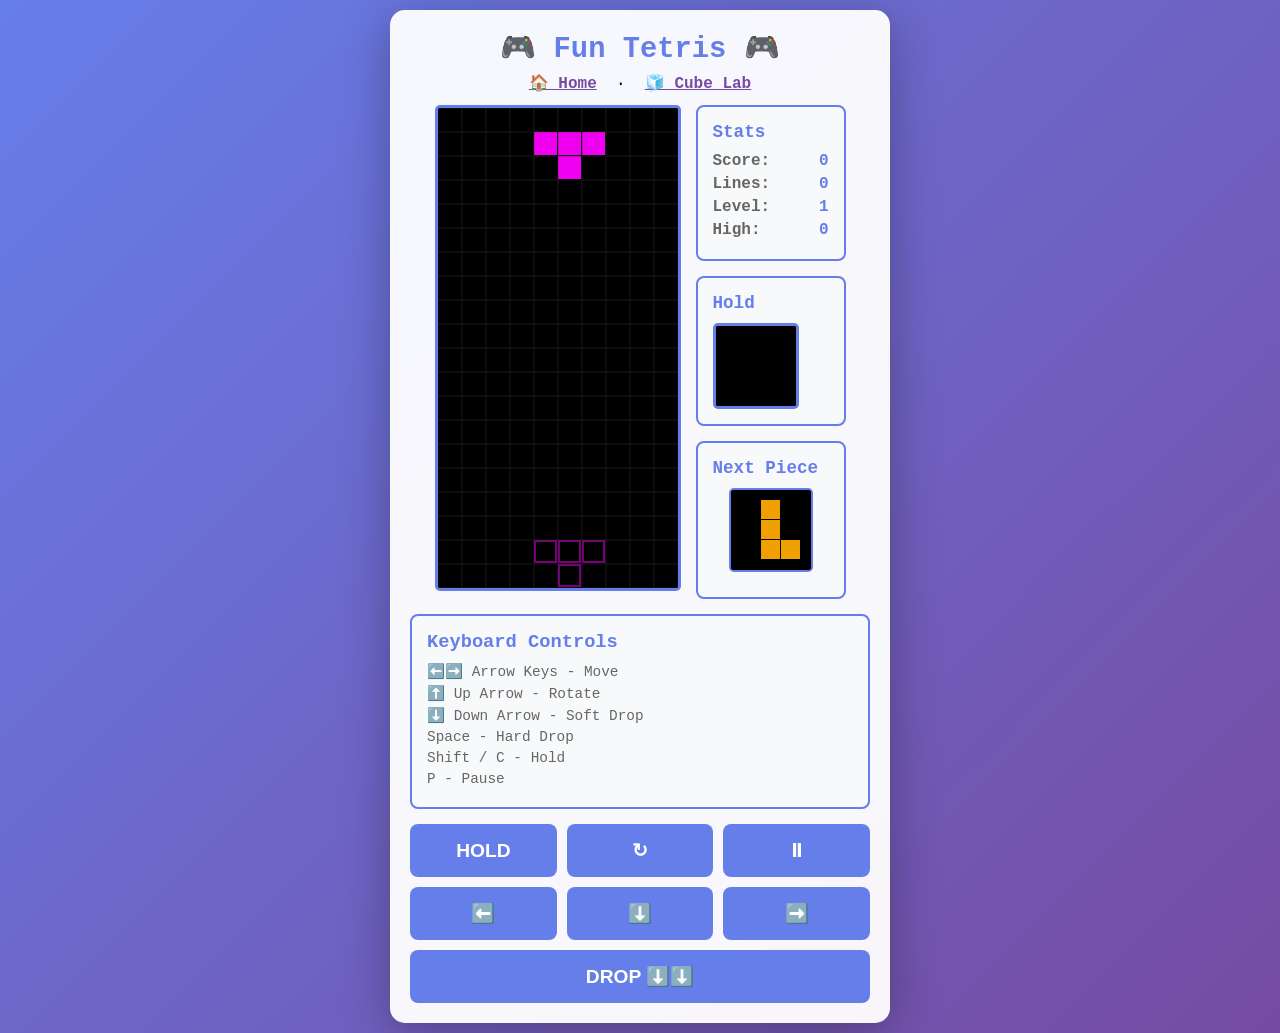
<file: tetris.html>
<!DOCTYPE html>
<html lang="en">
<head>
    <meta charset="UTF-8">
    <meta name="viewport" content="width=device-width, initial-scale=1.0, maximum-scale=1.0, user-scalable=no">
    <title>Fun Tetris</title>
    <style>
        * {
            margin: 0;
            padding: 0;
            box-sizing: border-box;
        }

        body {
            font-family: 'Courier New', monospace;
            background: linear-gradient(135deg, #667eea 0%, #764ba2 100%);
            display: flex;
            justify-content: center;
            align-items: center;
            min-height: 100vh;
            padding: 10px;
            touch-action: manipulation;
        }

        .game-container {
            background: rgba(255, 255, 255, 0.95);
            border-radius: 15px;
            padding: 20px;
            box-shadow: 0 10px 50px rgba(0, 0, 0, 0.3);
            max-width: 500px;
            width: 100%;
        }

        h1 {
            text-align: center;
            color: #667eea;
            margin-bottom: 15px;
            font-size: 1.8em;
        }

        .game-area {
            display: flex;
            gap: 15px;
            flex-wrap: wrap;
            justify-content: center;
        }

        canvas {
            border: 3px solid #667eea;
            background: #000;
            display: block;
            border-radius: 5px;
        }

        .sidebar {
            display: flex;
            flex-direction: column;
            gap: 15px;
            min-width: 150px;
        }

        .info-box {
            background: #f8f9fa;
            padding: 15px;
            border-radius: 8px;
            border: 2px solid #667eea;
        }

        .info-box h3 {
            color: #667eea;
            margin-bottom: 10px;
            font-size: 1.1em;
        }

        .stat {
            display: flex;
            justify-content: space-between;
            margin: 5px 0;
            font-weight: bold;
        }

        .stat-label {
            color: #666;
        }

        .stat-value {
            color: #667eea;
        }

        #nextPiece {
            border: 2px solid #667eea;
            background: #000;
            display: block;
            margin: 10px auto;
            border-radius: 5px;
        }

        .controls {
            background: #f8f9fa;
            padding: 15px;
            border-radius: 8px;
            border: 2px solid #667eea;
            margin-top: 15px;
        }

        .controls h3 {
            color: #667eea;
            margin-bottom: 10px;
        }

        .controls p {
            margin: 5px 0;
            font-size: 0.9em;
            color: #666;
        }

        .touch-controls {
            display: grid;
            grid-template-columns: repeat(3, 1fr);
            gap: 10px;
            margin-top: 15px;
        }

        .btn {
            background: #667eea;
            color: white;
            border: none;
            padding: 15px;
            border-radius: 8px;
            font-size: 1.2em;
            font-weight: bold;
            cursor: pointer;
            touch-action: manipulation;
            user-select: none;
            transition: all 0.1s;
        }

        .btn:active {
            transform: scale(0.95);
            background: #764ba2;
        }

        .btn-hold {
            grid-column: 1;
            grid-row: 1;
        }

        .btn-rotate {
            grid-column: 2;
            grid-row: 1;
        }

        .btn-pause {
            grid-column: 3;
            grid-row: 1;
        }

        .btn-left {
            grid-column: 1;
            grid-row: 2;
        }

        .btn-down {
            grid-column: 2;
            grid-row: 2;
        }

        .btn-right {
            grid-column: 3;
            grid-row: 2;
        }

        .btn-drop {
            grid-column: 1 / 4;
            grid-row: 3;
        }

        .pause-overlay {
            display: none;
            position: absolute;
            top: 0;
            left: 0;
            width: 100%;
            height: 100%;
            background: rgba(0, 0, 0, 0.75);
            color: #fff;
            justify-content: center;
            align-items: center;
            flex-direction: column;
            border-radius: 5px;
            pointer-events: none;
            font-weight: bold;
        }

        .pause-overlay.show {
            display: flex;
        }

        .canvas-wrap {
            position: relative;
        }

        .game-over {
            display: none;
            position: fixed;
            top: 50%;
            left: 50%;
            transform: translate(-50%, -50%);
            background: white;
            padding: 30px;
            border-radius: 15px;
            box-shadow: 0 10px 50px rgba(0, 0, 0, 0.5);
            text-align: center;
            z-index: 1000;
        }

        .game-over.show {
            display: block;
        }

        .game-over h2 {
            color: #667eea;
            margin-bottom: 20px;
        }

        .game-over button {
            background: #667eea;
            color: white;
            border: none;
            padding: 12px 30px;
            border-radius: 8px;
            font-size: 1.1em;
            cursor: pointer;
            margin-top: 15px;
        }

        .game-over button:hover {
            background: #764ba2;
        }

        @media (max-width: 600px) {
            .game-area {
                flex-direction: column;
            }

            .sidebar {
                width: 100%;
            }

            h1 {
                font-size: 1.5em;
            }
        }
    </style>
</head>
<body>
    <div class="game-container">
        <h1>🎮 Fun Tetris 🎮</h1>
        <p style="text-align:center;margin:-8px 0 12px">
            <a href="index.html" style="color:#764ba2;font-weight:bold">🏠 Home</a>
            &nbsp;·&nbsp;
            <a href="rubiks.html" style="color:#764ba2;font-weight:bold">🧊 Cube Lab</a>
        </p>

        <div class="game-area">
            <div class="canvas-wrap">
                <canvas id="gameCanvas" width="240" height="480"></canvas>
                <div class="pause-overlay" id="pauseOverlay">
                    <div style="font-size: 1.5em;">⏸ PAUSED</div>
                    <div style="font-size: 0.9em; margin-top: 8px;">Press P to resume</div>
                </div>
            </div>

            <div class="sidebar">
                <div class="info-box">
                    <h3>Stats</h3>
                    <div class="stat">
                        <span class="stat-label">Score:</span>
                        <span class="stat-value" id="score">0</span>
                    </div>
                    <div class="stat">
                        <span class="stat-label">Lines:</span>
                        <span class="stat-value" id="lines">0</span>
                    </div>
                    <div class="stat">
                        <span class="stat-label">Level:</span>
                        <span class="stat-value" id="level">1</span>
                    </div>
                    <div class="stat">
                        <span class="stat-label">High:</span>
                        <span class="stat-value" id="highScore">0</span>
                    </div>
                </div>

                <div class="info-box">
                    <h3>Hold</h3>
                    <canvas id="holdPiece" width="80" height="80"></canvas>
                </div>

                <div class="info-box">
                    <h3>Next Piece</h3>
                    <canvas id="nextPiece" width="80" height="80"></canvas>
                </div>
            </div>
        </div>

        <div class="controls">
            <h3>Keyboard Controls</h3>
            <p>⬅️➡️ Arrow Keys - Move</p>
            <p>⬆️ Up Arrow - Rotate</p>
            <p>⬇️ Down Arrow - Soft Drop</p>
            <p>Space - Hard Drop</p>
            <p>Shift / C - Hold</p>
            <p>P - Pause</p>
        </div>

        <div class="touch-controls">
            <button class="btn btn-hold" id="btnHold">HOLD</button>
            <button class="btn btn-rotate" id="btnRotate">↻</button>
            <button class="btn btn-pause" id="btnPause">⏸</button>
            <button class="btn btn-left" id="btnLeft">⬅️</button>
            <button class="btn btn-down" id="btnDown">⬇️</button>
            <button class="btn btn-right" id="btnRight">➡️</button>
            <button class="btn btn-drop" id="btnDrop">DROP ⬇️⬇️</button>
        </div>
    </div>

    <div class="game-over" id="gameOver">
        <h2>Game Over!</h2>
        <div class="stat">
            <span class="stat-label">Final Score:</span>
            <span class="stat-value" id="finalScore">0</span>
        </div>
        <div class="stat">
            <span class="stat-label">Lines Cleared:</span>
            <span class="stat-value" id="finalLines">0</span>
        </div>
        <div class="stat">
            <span class="stat-label">Level Reached:</span>
            <span class="stat-value" id="finalLevel">1</span>
        </div>
        <div class="stat">
            <span class="stat-label">High Score:</span>
            <span class="stat-value" id="finalHigh">0</span>
        </div>
        <div id="newHighBanner" style="display:none; color:#f0a000; font-weight:bold; margin-top:10px;">🏆 New High Score!</div>
        <button onclick="restartGame()">Play Again</button>
    </div>

    <script>
        // Game constants
        const COLS = 10;
        const ROWS = 20;
        const BLOCK_SIZE = 24;

        // Tetromino shapes
        const SHAPES = {
            'I': [[0, -1], [0, 0], [0, 1], [0, 2]],
            'O': [[0, 0], [0, 1], [1, 0], [1, 1]],
            'T': [[0, 0], [-1, 0], [1, 0], [0, 1]],
            'S': [[0, 0], [1, 0], [0, 1], [-1, 1]],
            'Z': [[0, 0], [-1, 0], [0, 1], [1, 1]],
            'J': [[0, 0], [0, -1], [0, 1], [-1, 1]],
            'L': [[0, 0], [0, -1], [0, 1], [1, 1]]
        };

        const COLORS = {
            'I': '#00f0f0',
            'O': '#f0f000',
            'T': '#f000f0',
            'S': '#00f000',
            'Z': '#f00000',
            'J': '#0000f0',
            'L': '#f0a000'
        };

        const HIGH_SCORE_KEY = 'funTetrisHighScore';

        // Game state
        let board = Array(ROWS).fill().map(() => Array(COLS).fill(0));
        let currentPiece = null;
        let nextPiece = null;
        let heldPiece = null;
        let canHold = true;
        let score = 0;
        let lines = 0;
        let level = 1;
        let highScore = Number(localStorage.getItem(HIGH_SCORE_KEY)) || 0;
        let gameOver = false;
        let paused = false;
        let dropCounter = 0;
        let dropInterval = 1000;
        let lastTime = 0;
        let bag = [];

        // Canvas setup
        const canvas = document.getElementById('gameCanvas');
        const ctx = canvas.getContext('2d');
        const nextCanvas = document.getElementById('nextPiece');
        const nextCtx = nextCanvas.getContext('2d');
        const holdCanvas = document.getElementById('holdPiece');
        const holdCtx = holdCanvas.getContext('2d');
        const pauseOverlay = document.getElementById('pauseOverlay');

        function pullFromBag() {
            if (bag.length === 0) {
                bag = Object.keys(SHAPES);
                for (let i = bag.length - 1; i > 0; i--) {
                    const j = Math.floor(Math.random() * (i + 1));
                    [bag[i], bag[j]] = [bag[j], bag[i]];
                }
            }
            return bag.pop();
        }

        // Tetromino class
        class Tetromino {
            constructor(type = null) {
                if (!type) type = pullFromBag();
                this.type = type;
                this.shape = SHAPES[type].map(p => [...p]);
                this.color = COLORS[type];
                this.x = Math.floor(COLS / 2);
                this.y = 0;
            }

            getBlocks() {
                return this.shape.map(([dx, dy]) => [this.x + dx, this.y + dy]);
            }

            rotate() {
                if (this.type === 'O') return;
                const newShape = this.shape.map(([dx, dy]) => [-dy, dx]);
                const oldShape = this.shape;
                this.shape = newShape;

                // Wall kicks
                if (!isValidPosition(this)) {
                    for (let kick of [1, -1, 2, -2]) {
                        this.x += kick;
                        if (isValidPosition(this)) return;
                        this.x -= kick;
                    }
                    this.shape = oldShape;
                }
            }
        }

        function isValidPosition(piece) {
            return piece.getBlocks().every(([x, y]) => {
                return x >= 0 && x < COLS && y < ROWS &&
                       (y < 0 || board[y][x] === 0);
            });
        }

        function lockPiece() {
            currentPiece.getBlocks().forEach(([x, y]) => {
                if (y >= 0) {
                    board[y][x] = currentPiece.type;
                }
            });
            clearLines();
            currentPiece = nextPiece;
            nextPiece = new Tetromino();
            canHold = true;

            if (!isValidPosition(currentPiece)) {
                gameOver = true;
                showGameOver();
            }
        }

        function getGhostY(piece) {
            let ghostY = piece.y;
            while (true) {
                const nextBlocks = piece.shape.map(([dx, dy]) => [piece.x + dx, ghostY + 1 + dy]);
                const ok = nextBlocks.every(([x, y]) =>
                    x >= 0 && x < COLS && y < ROWS && (y < 0 || board[y][x] === 0));
                if (!ok) return ghostY;
                ghostY++;
            }
        }

        function holdCurrent() {
            if (!canHold || gameOver || paused) return;
            const currentType = currentPiece.type;
            if (heldPiece === null) {
                heldPiece = currentType;
                currentPiece = nextPiece;
                nextPiece = new Tetromino();
            } else {
                const swapped = heldPiece;
                heldPiece = currentType;
                currentPiece = new Tetromino(swapped);
            }
            canHold = false;
            if (!isValidPosition(currentPiece)) {
                gameOver = true;
                showGameOver();
            }
        }

        function clearLines() {
            let linesCleared = 0;

            for (let y = ROWS - 1; y >= 0; y--) {
                if (board[y].every(cell => cell !== 0)) {
                    board.splice(y, 1);
                    board.unshift(Array(COLS).fill(0));
                    linesCleared++;
                    y++;
                }
            }

            if (linesCleared > 0) {
                lines += linesCleared;
                const points = [0, 100, 300, 500, 800];
                score += points[linesCleared] * level;
                level = Math.floor(lines / 10) + 1;
                dropInterval = 1000 - (level - 1) * 50;
                updateStats();
            }
        }

        function moveLeft() {
            currentPiece.x--;
            if (!isValidPosition(currentPiece)) {
                currentPiece.x++;
            }
        }

        function moveRight() {
            currentPiece.x++;
            if (!isValidPosition(currentPiece)) {
                currentPiece.x--;
            }
        }

        function moveDown() {
            currentPiece.y++;
            if (!isValidPosition(currentPiece)) {
                currentPiece.y--;
                lockPiece();
                return false;
            }
            return true;
        }

        function hardDrop() {
            let dropDistance = 0;
            while (moveDown()) {
                dropDistance++;
            }
            score += dropDistance * 2;
            updateStats();
        }

        function draw() {
            // Clear canvas
            ctx.fillStyle = '#000';
            ctx.fillRect(0, 0, canvas.width, canvas.height);

            // Draw board
            for (let y = 0; y < ROWS; y++) {
                for (let x = 0; x < COLS; x++) {
                    if (board[y][x]) {
                        ctx.fillStyle = COLORS[board[y][x]];
                        ctx.fillRect(x * BLOCK_SIZE, y * BLOCK_SIZE,
                                   BLOCK_SIZE - 1, BLOCK_SIZE - 1);
                    }
                }
            }

            // Draw ghost piece (landing preview)
            if (currentPiece) {
                const ghostY = getGhostY(currentPiece);
                if (ghostY !== currentPiece.y) {
                    ctx.strokeStyle = currentPiece.color;
                    ctx.globalAlpha = 0.5;
                    ctx.lineWidth = 2;
                    currentPiece.shape.forEach(([dx, dy]) => {
                        const gx = currentPiece.x + dx;
                        const gy = ghostY + dy;
                        if (gy >= 0) {
                            ctx.strokeRect(gx * BLOCK_SIZE + 1, gy * BLOCK_SIZE + 1,
                                           BLOCK_SIZE - 3, BLOCK_SIZE - 3);
                        }
                    });
                    ctx.globalAlpha = 1;
                    ctx.lineWidth = 1;
                }
            }

            // Draw current piece
            if (currentPiece) {
                ctx.fillStyle = currentPiece.color;
                currentPiece.getBlocks().forEach(([x, y]) => {
                    if (y >= 0) {
                        ctx.fillRect(x * BLOCK_SIZE, y * BLOCK_SIZE,
                                   BLOCK_SIZE - 1, BLOCK_SIZE - 1);
                    }
                });
            }

            // Draw grid
            ctx.strokeStyle = '#333';
            ctx.lineWidth = 0.5;
            for (let x = 0; x <= COLS; x++) {
                ctx.beginPath();
                ctx.moveTo(x * BLOCK_SIZE, 0);
                ctx.lineTo(x * BLOCK_SIZE, canvas.height);
                ctx.stroke();
            }
            for (let y = 0; y <= ROWS; y++) {
                ctx.beginPath();
                ctx.moveTo(0, y * BLOCK_SIZE);
                ctx.lineTo(canvas.width, y * BLOCK_SIZE);
                ctx.stroke();
            }
        }

        function drawPreview(previewCtx, previewCanvas, type, faded) {
            previewCtx.fillStyle = '#000';
            previewCtx.fillRect(0, 0, previewCanvas.width, previewCanvas.height);
            if (!type) return;
            previewCtx.fillStyle = COLORS[type];
            if (faded) previewCtx.globalAlpha = 0.35;
            SHAPES[type].forEach(([dx, dy]) => {
                previewCtx.fillRect((dx + 1.5) * 20, (dy + 1.5) * 20, 19, 19);
            });
            previewCtx.globalAlpha = 1;
        }

        function drawNextPiece() {
            drawPreview(nextCtx, nextCanvas, nextPiece ? nextPiece.type : null, false);
        }

        function drawHoldPiece() {
            drawPreview(holdCtx, holdCanvas, heldPiece, !canHold);
        }

        function updateStats() {
            document.getElementById('score').textContent = score;
            document.getElementById('lines').textContent = lines;
            document.getElementById('level').textContent = level;
            document.getElementById('highScore').textContent = highScore;
        }

        function showGameOver() {
            const isNewHigh = score > highScore;
            if (isNewHigh) {
                highScore = score;
                localStorage.setItem(HIGH_SCORE_KEY, String(highScore));
            }
            document.getElementById('finalScore').textContent = score;
            document.getElementById('finalLines').textContent = lines;
            document.getElementById('finalLevel').textContent = level;
            document.getElementById('finalHigh').textContent = highScore;
            document.getElementById('newHighBanner').style.display = isNewHigh ? 'block' : 'none';
            document.getElementById('gameOver').classList.add('show');
            updateStats();
        }

        function togglePause() {
            if (gameOver) return;
            paused = !paused;
            pauseOverlay.classList.toggle('show', paused);
        }

        function restartGame() {
            board = Array(ROWS).fill().map(() => Array(COLS).fill(0));
            bag = [];
            heldPiece = null;
            canHold = true;
            currentPiece = new Tetromino();
            nextPiece = new Tetromino();
            score = 0;
            lines = 0;
            level = 1;
            gameOver = false;
            paused = false;
            pauseOverlay.classList.remove('show');
            dropInterval = 1000;
            dropCounter = 0;
            document.getElementById('gameOver').classList.remove('show');
            updateStats();
            drawNextPiece();
            drawHoldPiece();
        }

        function update(time = 0) {
            if (!gameOver) {
                const deltaTime = time - lastTime;
                lastTime = time;

                if (!paused) {
                    dropCounter += deltaTime;
                    if (dropCounter > dropInterval) {
                        moveDown();
                        dropCounter = 0;
                    }
                    draw();
                    drawNextPiece();
                    drawHoldPiece();
                }
                requestAnimationFrame(update);
            }
        }

        // Keyboard controls
        document.addEventListener('keydown', event => {
            if (gameOver) return;

            const key = event.key;
            if (key === 'p' || key === 'P') {
                togglePause();
                return;
            }
            if (paused) return;

            switch(key) {
                case 'ArrowLeft':
                    moveLeft();
                    break;
                case 'ArrowRight':
                    moveRight();
                    break;
                case 'ArrowDown':
                    moveDown();
                    break;
                case 'ArrowUp':
                    currentPiece.rotate();
                    break;
                case ' ':
                    event.preventDefault();
                    hardDrop();
                    break;
                case 'Shift':
                case 'c':
                case 'C':
                    holdCurrent();
                    break;
            }
            draw();
            drawHoldPiece();
        });

        // Touch controls
        const guardedAction = (fn) => () => {
            if (!gameOver && !paused) { fn(); draw(); drawHoldPiece(); }
        };

        document.getElementById('btnLeft').addEventListener('click', guardedAction(moveLeft));
        document.getElementById('btnRight').addEventListener('click', guardedAction(moveRight));
        document.getElementById('btnDown').addEventListener('click', guardedAction(moveDown));
        document.getElementById('btnRotate').addEventListener('click', guardedAction(() => currentPiece.rotate()));
        document.getElementById('btnDrop').addEventListener('click', guardedAction(hardDrop));
        document.getElementById('btnHold').addEventListener('click', guardedAction(holdCurrent));
        document.getElementById('btnPause').addEventListener('click', () => {
            togglePause();
        });

        // Prevent scrolling on touch
        document.addEventListener('touchmove', (e) => {
            e.preventDefault();
        }, { passive: false });

        // Start game
        currentPiece = new Tetromino();
        nextPiece = new Tetromino();
        updateStats();
        drawNextPiece();
        drawHoldPiece();
        update();
    </script>
</body>
</html>
</file>
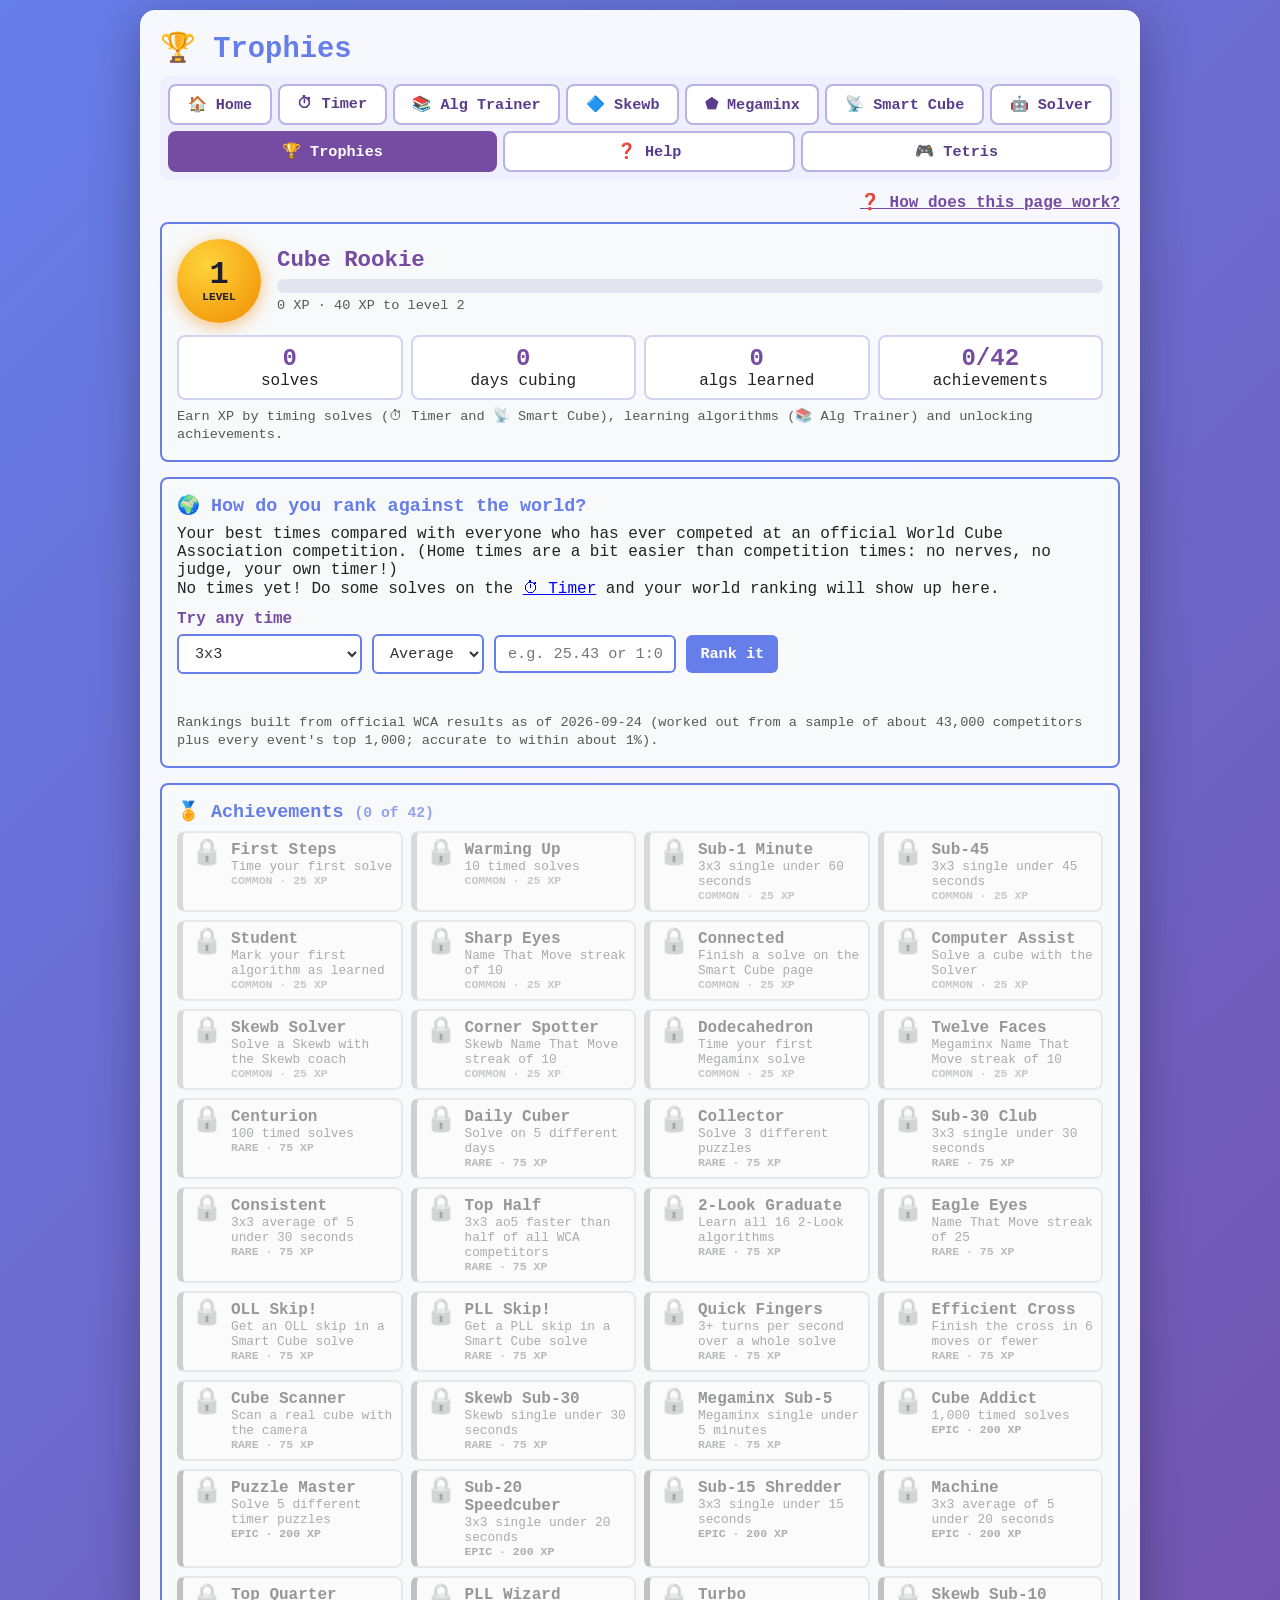
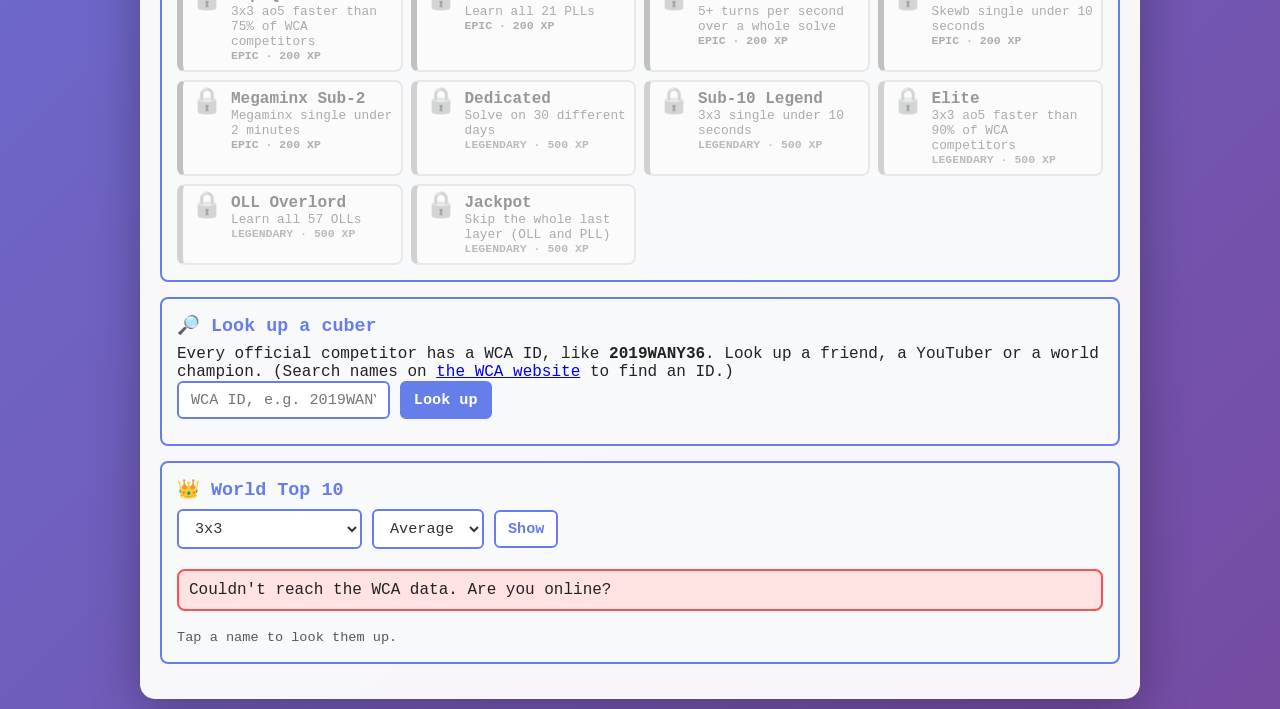
<file: trophies.html>
<!DOCTYPE html>
<html lang="en">
<head>
    <meta charset="UTF-8">
    <meta name="viewport" content="width=device-width, initial-scale=1.0">
    <title>Trophies</title>
    <link rel="stylesheet" href="css/site.css">
    <style>
        .profile {
            display: flex;
            align-items: center;
            gap: 16px;
            flex-wrap: wrap;
        }

        .level-badge {
            width: 84px;
            height: 84px;
            border-radius: 50%;
            background: radial-gradient(circle at 35% 30%, #ffd43b, #f08c00);
            color: #1e1e2e;
            display: flex;
            flex-direction: column;
            align-items: center;
            justify-content: center;
            font-weight: bold;
            box-shadow: 0 4px 16px rgba(240, 140, 0, 0.5);
            flex-shrink: 0;
        }

        .level-badge .n { font-size: 2em; line-height: 1; }
        .level-badge .l { font-size: 0.7em; }

        .profile-info { flex: 1; min-width: 200px; }
        .title { font-size: 1.4em; font-weight: bold; color: #764ba2; }

        .xpbar {
            height: 14px;
            background: #e2e4f0;
            border-radius: 7px;
            overflow: hidden;
            margin: 6px 0 4px;
        }

        .xpbar div { height: 100%; background: linear-gradient(90deg, #667eea, #cc5de8); }

        .tiles {
            display: grid;
            grid-template-columns: repeat(4, 1fr);
            gap: 8px;
            margin-top: 12px;
        }

        @media (max-width: 600px) {
            .tiles { grid-template-columns: repeat(2, 1fr); }
        }

        .tile {
            background: #fff;
            border: 2px solid #d0d4f0;
            border-radius: 8px;
            padding: 8px;
            text-align: center;
        }

        .tile b { display: block; font-size: 1.5em; color: #764ba2; }

        .achievements {
            display: grid;
            grid-template-columns: repeat(auto-fill, minmax(200px, 1fr));
            gap: 8px;
        }

        .ach {
            display: flex;
            gap: 8px;
            align-items: flex-start;
            background: #fff;
            border: 2px solid #d0d4f0;
            border-left-width: 6px;
            border-radius: 8px;
            padding: 8px;
        }

        .ach .icon { font-size: 1.6em; line-height: 1; }
        .ach .name { font-weight: bold; }
        .ach .desc { font-size: 0.8em; opacity: 0.8; }
        .ach .rarity { font-size: 0.72em; font-weight: bold; text-transform: uppercase; }
        .ach.common { border-left-color: #adb5bd; }
        .ach.rare { border-left-color: #4dabf7; }
        .ach.epic { border-left-color: #cc5de8; }
        .ach.legendary { border-left-color: #ff922b; }
        .ach.common .rarity { color: #868e96; }
        .ach.rare .rarity { color: #1c7ed6; }
        .ach.epic .rarity { color: #9c36b5; }
        .ach.legendary .rarity { color: #e8590c; }
        .ach.locked { filter: grayscale(1); opacity: 0.45; }

        .rank-row {
            background: #fff;
            border: 2px solid #d0d4f0;
            border-radius: 8px;
            padding: 10px;
            margin-bottom: 8px;
        }

        .rank-row .head { display: flex; justify-content: space-between; flex-wrap: wrap; gap: 6px; }
        .rank-row .big { font-size: 1.15em; font-weight: bold; color: #764ba2; }

        .meter {
            position: relative;
            height: 12px;
            border-radius: 6px;
            background: linear-gradient(90deg, #ced4da, #74c0fc, #845ef7, #f76707);
            margin: 8px 0 2px;
        }

        .meter .you {
            position: absolute;
            top: -5px;
            width: 4px;
            height: 22px;
            background: #1e1e2e;
            border-radius: 2px;
        }

        .meter-labels { display: flex; justify-content: space-between; font-size: 0.72em; opacity: 0.7; }

        .calc-result { margin-top: 10px; min-height: 1.4em; }

        .person-card { margin-top: 10px; }
        .person-card h3 { margin-top: 0; }
    </style>
</head>
<body>
    <div class="page">
        <header>
            <h1>🏆 Trophies</h1>
            <nav class="site-nav" data-current="trophies.html"></nav>
        </header>

        <div class="card">
            <div class="profile">
                <div class="level-badge"><span class="n" id="level">1</span><span class="l">LEVEL</span></div>
                <div class="profile-info">
                    <div class="title" id="title">Cube Rookie</div>
                    <div class="xpbar"><div id="xpFill" style="width:0%"></div></div>
                    <div class="note" style="margin-top:0" id="xpText"></div>
                </div>
            </div>
            <div class="tiles">
                <div class="tile"><b id="tSolves">0</b>solves</div>
                <div class="tile"><b id="tDays">0</b>days cubing</div>
                <div class="tile"><b id="tAlgs">0</b>algs learned</div>
                <div class="tile"><b id="tAch">0</b>achievements</div>
            </div>
            <p class="note">Earn XP by timing solves (⏱ Timer and 📡 Smart Cube), learning algorithms (📚 Alg Trainer) and unlocking achievements.</p>
        </div>

        <div class="card">
            <h2>🌍 How do you rank against the world?</h2>
            <p class="tip">Your best times compared with everyone who has ever competed at an official
                World Cube Association competition. (Home times are a bit easier than competition times: no
                nerves, no judge, your own timer!)</p>
            <div id="myRanks"></div>

            <h3>Try any time</h3>
            <div class="row">
                <select id="calcEvent" aria-label="Event"></select>
                <select id="calcType" aria-label="Single or average">
                    <option value="average">Average</option>
                    <option value="single">Single</option>
                </select>
                <input type="text" id="calcTime" placeholder="e.g. 25.43 or 1:05.20" aria-label="Time" style="width:12em">
                <button class="primary" id="calcGo">Rank it</button>
            </div>
            <div class="calc-result" id="calcResult"></div>
            <p class="note" id="dataNote"></p>
        </div>

        <div class="card">
            <h2>🏅 Achievements <span id="achCount" style="font-size:0.8em;opacity:0.7"></span></h2>
            <div class="achievements" id="achievements"></div>
        </div>

        <div class="card">
            <h2>🔎 Look up a cuber</h2>
            <p class="tip">Every official competitor has a WCA ID, like <b>2019WANY36</b>. Look up a friend, a
                YouTuber or a world champion. (Search names on
                <a href="https://www.worldcubeassociation.org/persons" target="_blank" rel="noopener">the WCA website</a> to find an ID.)</p>
            <div class="row">
                <input type="text" id="wcaId" placeholder="WCA ID, e.g. 2019WANY36" aria-label="WCA ID" style="width:14em">
                <button class="primary" id="lookup">Look up</button>
            </div>
            <div class="person-card" id="person"></div>
        </div>

        <div class="card">
            <h2>👑 World Top 10</h2>
            <div class="row">
                <select id="topEvent" aria-label="Event"></select>
                <select id="topType" aria-label="Single or average">
                    <option value="average">Average</option>
                    <option value="single">Single</option>
                </select>
                <button id="topGo">Show</button>
            </div>
            <div class="table-wrap" id="top" style="margin-top:10px"></div>
            <p class="note">Tap a name to look them up.</p>
        </div>
    </div>

    <script type="module">
        import "./js/nav.js";
        import { computeProfile, ACHIEVEMENTS, RARITY, worldRank, formatTime, checkAchievements } from "./js/progress.js";
        import { WCA_RANKS, WCA_DATA_DATE } from "./js/wca-ranks.js";

        const $ = (id) => document.getElementById(id);
        // Live WCA data: a free, daily-updated copy of the official WCA results export.
        const WCA_API = "https://raw.githubusercontent.com/robiningelbrecht/wca-rest-api/v1/";

        // ---------- Profile ----------
        const profile = computeProfile();
        const { stats } = profile;
        $("level").textContent = profile.level;
        $("title").textContent = profile.title;
        $("xpFill").style.width = `${((profile.xp - profile.from) / (profile.to - profile.from)) * 100}%`;
        $("xpText").textContent = `${profile.xp} XP · ${profile.to - profile.xp} XP to level ${profile.level + 1}`;
        $("tSolves").textContent = stats.totalSolves;
        $("tDays").textContent = stats.days;
        $("tAlgs").textContent = stats.learnedTotal;
        $("tAch").textContent = `${profile.unlocked.length}/${ACHIEVEMENTS.length}`;

        // ---------- Achievements ----------
        const unlockedIds = new Set(profile.unlocked.map((a) => a.id));
        $("achCount").textContent = `(${unlockedIds.size} of ${ACHIEVEMENTS.length})`;
        const rarityOrder = ["common", "rare", "epic", "legendary"];
        const sorted = ACHIEVEMENTS.slice().sort((a, b) =>
            (unlockedIds.has(b.id) - unlockedIds.has(a.id)) || (rarityOrder.indexOf(a.rarity) - rarityOrder.indexOf(b.rarity)));
        for (const a of sorted) {
            const el = document.createElement("div");
            const got = unlockedIds.has(a.id);
            el.className = `ach ${a.rarity}${got ? "" : " locked"}`;
            el.innerHTML = `<div class="icon">${got ? "🏆" : "🔒"}</div>
                <div><div class="name"></div><div class="desc"></div>
                <div class="rarity">${RARITY[a.rarity].label} · ${RARITY[a.rarity].xp} XP</div></div>`;
            el.querySelector(".name").textContent = a.name;
            el.querySelector(".desc").textContent = a.desc;
            $("achievements").append(el);
        }

        // ---------- World rank ----------
        // (Listed explicitly: JavaScript would otherwise sort ids like "222" before "333".)
        const EVENT_ORDER = ["333", "222", "444", "555", "666", "777", "333oh", "333bf", "pyram", "skewb", "minx", "sq1", "clock"];
        const EVENT_NAMES = Object.fromEntries(EVENT_ORDER.map((id) => [id, WCA_RANKS[id].name]));
        const fmtNum = (n) => n.toLocaleString("en-US");

        function rankHtml(eventId, type, ms) {
            const r = worldRank(eventId, type, ms);
            if (!r) return "";
            const label = r.rank === 1
                ? "That would be a new WORLD RECORD?! 🤯"
                : `World rank about <b>#${fmtNum(r.rank)}</b> of ${fmtNum(r.total)} · faster than <b>${r.fasterThan.toFixed(1)}%</b> of competitors`;
            return `<div>${label}</div>
                <div class="meter"><div class="you" style="left:calc(${r.fasterThan}% - 2px)"></div></div>
                <div class="meter-labels"><span>everyone</span><span>world record: ${formatTime(r.worldRecord)}</span></div>`;
        }

        function renderMyRanks() {
            const box = $("myRanks");
            const rows = [];
            for (const eventId of EVENT_ORDER) {
                const e = stats.events[eventId];
                if (!e) continue;
                for (const [type, ms, label] of [["average", e.bestAo5, "best average of 5"], ["single", e.bestSingle, "best single"]]) {
                    if (!Number.isFinite(ms)) continue;
                    rows.push(`<div class="rank-row"><div class="head"><span class="big">${EVENT_NAMES[eventId]} ${label}: ${formatTime(ms)}</span></div>
                        ${rankHtml(eventId, type, ms)}</div>`);
                }
            }
            box.innerHTML = rows.length ? rows.join("")
                : `<p class="tip">No times yet! Do some solves on the <a href="rubiks.html">⏱ Timer</a> and your world ranking will show up here.</p>`;
        }
        renderMyRanks();

        // Calculator
        for (const select of [$("calcEvent"), $("topEvent")]) {
            for (const id of EVENT_ORDER) {
                const name = EVENT_NAMES[id];
                const opt = document.createElement("option");
                opt.value = id;
                opt.textContent = name;
                select.append(opt);
            }
        }

        function parseTime(text) {
            const m = /^\s*(?:(\d+):)?(\d+(?:\.\d+)?)\s*$/.exec(text);
            if (!m) return null;
            return ((Number(m[1] || 0) * 60) + Number(m[2])) * 1000;
        }

        function calc() {
            const ms = parseTime($("calcTime").value);
            if (!ms) {
                $("calcResult").textContent = "Type a time like 25.43 or 1:05.20";
                return;
            }
            $("calcResult").innerHTML = `<div class="rank-row">${rankHtml($("calcEvent").value, $("calcType").value, ms)}</div>`;
        }

        $("calcGo").addEventListener("click", calc);
        $("calcTime").addEventListener("keydown", (e) => e.key === "Enter" && calc());
        $("dataNote").textContent = `Rankings built from official WCA results as of ${WCA_DATA_DATE} (worked out from a sample `
            + `of about 43,000 competitors plus every event's top 1,000; accurate to within about 1%).`;

        // ---------- WCA lookups (live) ----------
        const countryName = (() => {
            try {
                const names = new Intl.DisplayNames(["en"], { type: "region" });
                return (code) => names.of(code) || code;
            } catch {
                return (code) => code;
            }
        })();

        async function getJson(path, tries = 2) {
            let res;
            try {
                res = await fetch(WCA_API + path);
            } catch (err) {
                if (tries > 1) return getJson(path, tries - 1); // flaky connection: try once more
                throw err;
            }
            if (!res.ok) throw new Error(res.status === 404 ? "not found" : `error ${res.status}`);
            return res.json();
        }

        function cell(tag, text, cls) {
            const el = document.createElement(tag);
            el.textContent = text;
            if (cls) el.className = cls;
            return el;
        }

        async function lookup(id) {
            id = id.trim().toUpperCase();
            const box = $("person");
            if (!/^\d{4}[A-Z]{4}\d{2}$/.test(id)) {
                box.innerHTML = `<div class="error">A WCA ID looks like 2019WANY36: a year, 4 letters, 2 numbers.</div>`;
                return;
            }
            $("wcaId").value = id;
            box.textContent = "Loading…";
            let p;
            try {
                p = await getJson(`persons/${id}.json`);
            } catch (err) {
                box.innerHTML = `<div class="error">${err.message === "not found" ? "No competitor with that ID." : "Couldn't reach the WCA data. Are you online?"}</div>`;
                return;
            }
            box.innerHTML = "";
            const h = cell("h3", `${p.name} · ${countryName(p.country)}`);
            const info = cell("p", `${p.numberOfCompetitions} competitions · 🥇 ${p.medals.gold}  🥈 ${p.medals.silver}  🥉 ${p.medals.bronze}`);
            const records = [];
            for (const [kind, recs] of Object.entries(p.records || {})) {
                for (const [type, n] of Object.entries(recs || {})) records.push(`${n}× ${type} (${kind})`);
            }
            const rec = cell("p", records.length ? `Records: ${records.join(", ")}` : "");
            const link = document.createElement("a");
            link.href = `https://www.worldcubeassociation.org/persons/${encodeURIComponent(p.id)}`;
            link.target = "_blank";
            link.rel = "noopener";
            link.textContent = "Official WCA profile ↗";

            const table = document.createElement("table");
            const head = document.createElement("tr");
            for (const t of ["Event", "Single", "World rank", "Average", "World rank"]) head.append(cell("th", t));
            table.append(head);
            const singles = Object.fromEntries((p.rank.singles || []).map((r) => [r.eventId, r]));
            const avgs = Object.fromEntries((p.rank.averages || []).map((r) => [r.eventId, r]));
            for (const eventId of EVENT_ORDER) {
                if (!singles[eventId]) continue;
                const tr = document.createElement("tr");
                const s = singles[eventId];
                const a = avgs[eventId];
                tr.append(
                    cell("td", EVENT_NAMES[eventId]),
                    cell("td", formatTime(s.best * 10), "num"),
                    cell("td", "#" + fmtNum(s.rank.world), "num"),
                    cell("td", a ? formatTime(a.best * 10) : "-", "num"),
                    cell("td", a ? "#" + fmtNum(a.rank.world) : "-", "num"),
                );
                table.append(tr);
            }
            const wrap = document.createElement("div");
            wrap.className = "table-wrap";
            wrap.append(table);
            box.append(h, info, rec, wrap, link);
        }

        $("lookup").addEventListener("click", () => lookup($("wcaId").value));
        $("wcaId").addEventListener("keydown", (e) => e.key === "Enter" && lookup($("wcaId").value));

        async function showTop() {
            const box = $("top");
            box.textContent = "Loading…";
            const eventId = $("topEvent").value;
            const type = $("topType").value;
            try {
                const data = await getJson(`rank/world/${type}/${eventId}.json`);
                const top = data.items.slice(0, 10);
                const people = await Promise.all(top.map((r) => getJson(`persons/${r.personId}.json`).catch(() => null)));
                const table = document.createElement("table");
                const head = document.createElement("tr");
                for (const t of ["#", "Name", "Country", "Time"]) head.append(cell("th", t));
                table.append(head);
                top.forEach((r, i) => {
                    const tr = document.createElement("tr");
                    const nameCell = cell("td", people[i]?.name || r.personId);
                    nameCell.style.cursor = "pointer";
                    nameCell.style.textDecoration = "underline";
                    nameCell.addEventListener("click", () => {
                        lookup(r.personId);
                        $("person").scrollIntoView({ behavior: "smooth", block: "center" });
                    });
                    tr.append(cell("td", r.rank.world), nameCell,
                        cell("td", people[i] ? countryName(people[i].country) : ""), cell("td", formatTime(r.best * 10), "num"));
                    table.append(tr);
                });
                box.innerHTML = "";
                box.append(table);
            } catch (err) {
                console.error(err);
                box.innerHTML = `<div class="error">Couldn't reach the WCA data. Are you online?</div>`;
            }
        }

        $("topGo").addEventListener("click", showTop);
        showTop();
        checkAchievements();
    </script>
</body>
</html>
</file>
<file: css/site.css>
/* Shared look for the Cube Lab pages (matches the Tetris page's purple gradient style). */
* {
    margin: 0;
    padding: 0;
    box-sizing: border-box;
}

body {
    font-family: 'Courier New', monospace;
    background: linear-gradient(135deg, #667eea 0%, #764ba2 100%);
    min-height: 100vh;
    padding: 10px;
    color: #222;
}

.page {
    background: rgba(255, 255, 255, 0.95);
    border-radius: 15px;
    padding: 20px;
    box-shadow: 0 10px 50px rgba(0, 0, 0, 0.3);
    max-width: 1000px;
    margin: 0 auto;
}

header {
    display: flex;
    justify-content: space-between;
    align-items: center;
    flex-wrap: wrap;
    gap: 10px;
    margin-bottom: 10px;
}

h1 { color: #667eea; font-size: 1.8em; }
h2 { color: #667eea; font-size: 1.15em; margin-bottom: 8px; }
h3 { color: #764ba2; font-size: 1em; margin: 12px 0 6px; }

.site-nav { display: flex; gap: 4px; flex-wrap: wrap; }

.site-nav a {
    color: #764ba2;
    font-weight: bold;
    text-decoration: none;
    padding: 6px 9px;
    border-radius: 20px;
    border: 2px solid transparent;
    font-size: 0.92em;
}

.site-nav a:hover { border-color: #764ba2; }
.site-nav a.current { background: #764ba2; color: #fff; }

.intro { margin-bottom: 15px; line-height: 1.4; }

.card {
    background: #f8f9fa;
    padding: 15px;
    border-radius: 8px;
    border: 2px solid #667eea;
    margin-bottom: 15px;
}

.grid-2 {
    display: grid;
    grid-template-columns: 1fr 1fr;
    gap: 15px;
}

.grid-2 > * { min-width: 0; }

@media (max-width: 760px) {
    .grid-2 { grid-template-columns: 1fr; }
}

.table-wrap { overflow-x: auto; }

.row { display: flex; gap: 10px; flex-wrap: wrap; align-items: center; }

button, select, input[type=text], input[type=number] {
    font-family: inherit;
    font-size: 0.95em;
    padding: 8px 12px;
    border-radius: 6px;
    border: 2px solid #667eea;
    background: #fff;
    color: #333;
}

button { cursor: pointer; font-weight: bold; color: #667eea; }
button:hover:not(:disabled) { background: #eef0ff; }
button:disabled { opacity: 0.45; cursor: default; }
button.primary { background: #667eea; color: #fff; }
button.primary:hover:not(:disabled) { background: #5a6fd6; }

label { font-weight: bold; }

.note { font-size: 0.85em; opacity: 0.75; margin-top: 8px; line-height: 1.35; }

.warn {
    background: #fff3bf;
    border: 2px solid #fab005;
    border-radius: 8px;
    padding: 10px;
    margin-bottom: 15px;
}

.error {
    background: #ffe3e3;
    border: 2px solid #fa5252;
    border-radius: 8px;
    padding: 10px;
    margin: 10px 0;
}

twisty-player { width: 100%; height: 300px; }

details summary { cursor: pointer; font-weight: bold; color: #764ba2; }
details p { margin-top: 8px; line-height: 1.45; }

table { border-collapse: collapse; width: 100%; }
th, td { text-align: left; padding: 4px 6px; border-bottom: 1px solid #ddd; }
th { color: #764ba2; }
td.num, th.num { text-align: right; font-variant-numeric: tabular-nums; }
</file>
